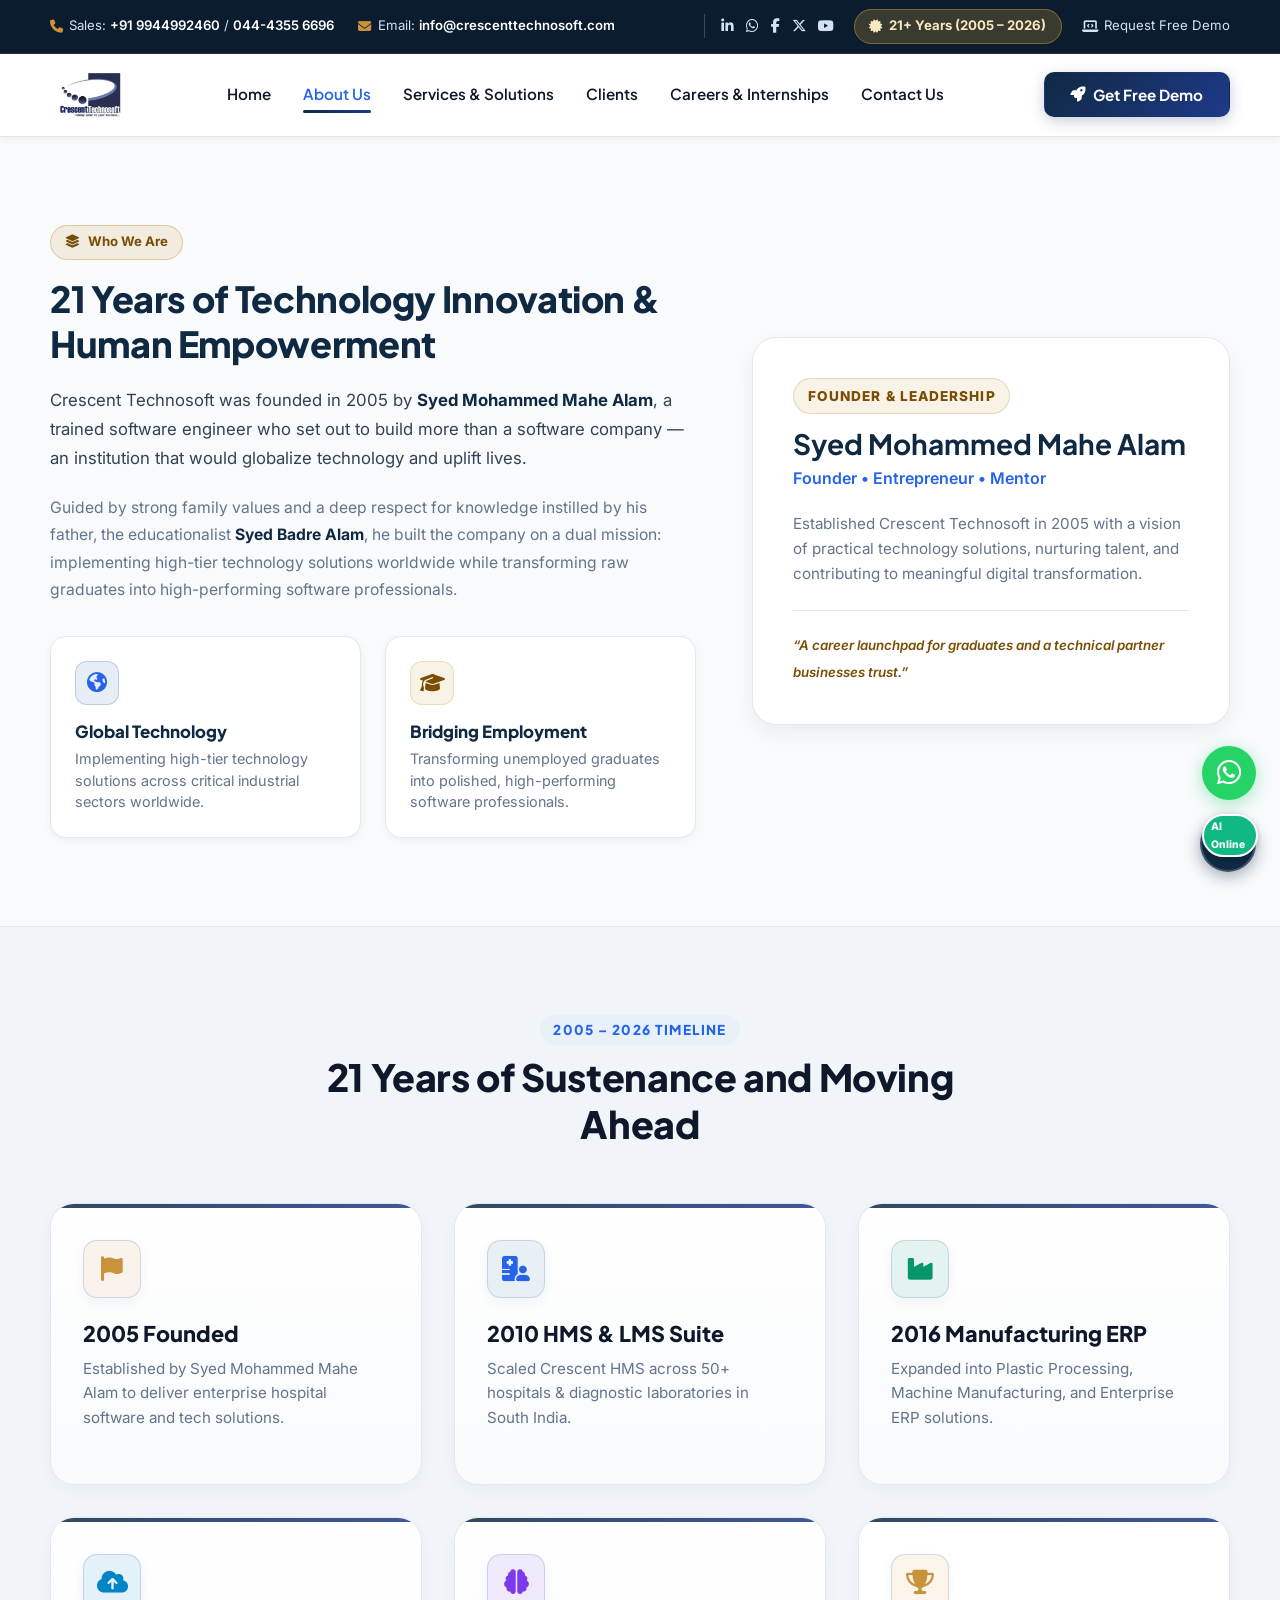
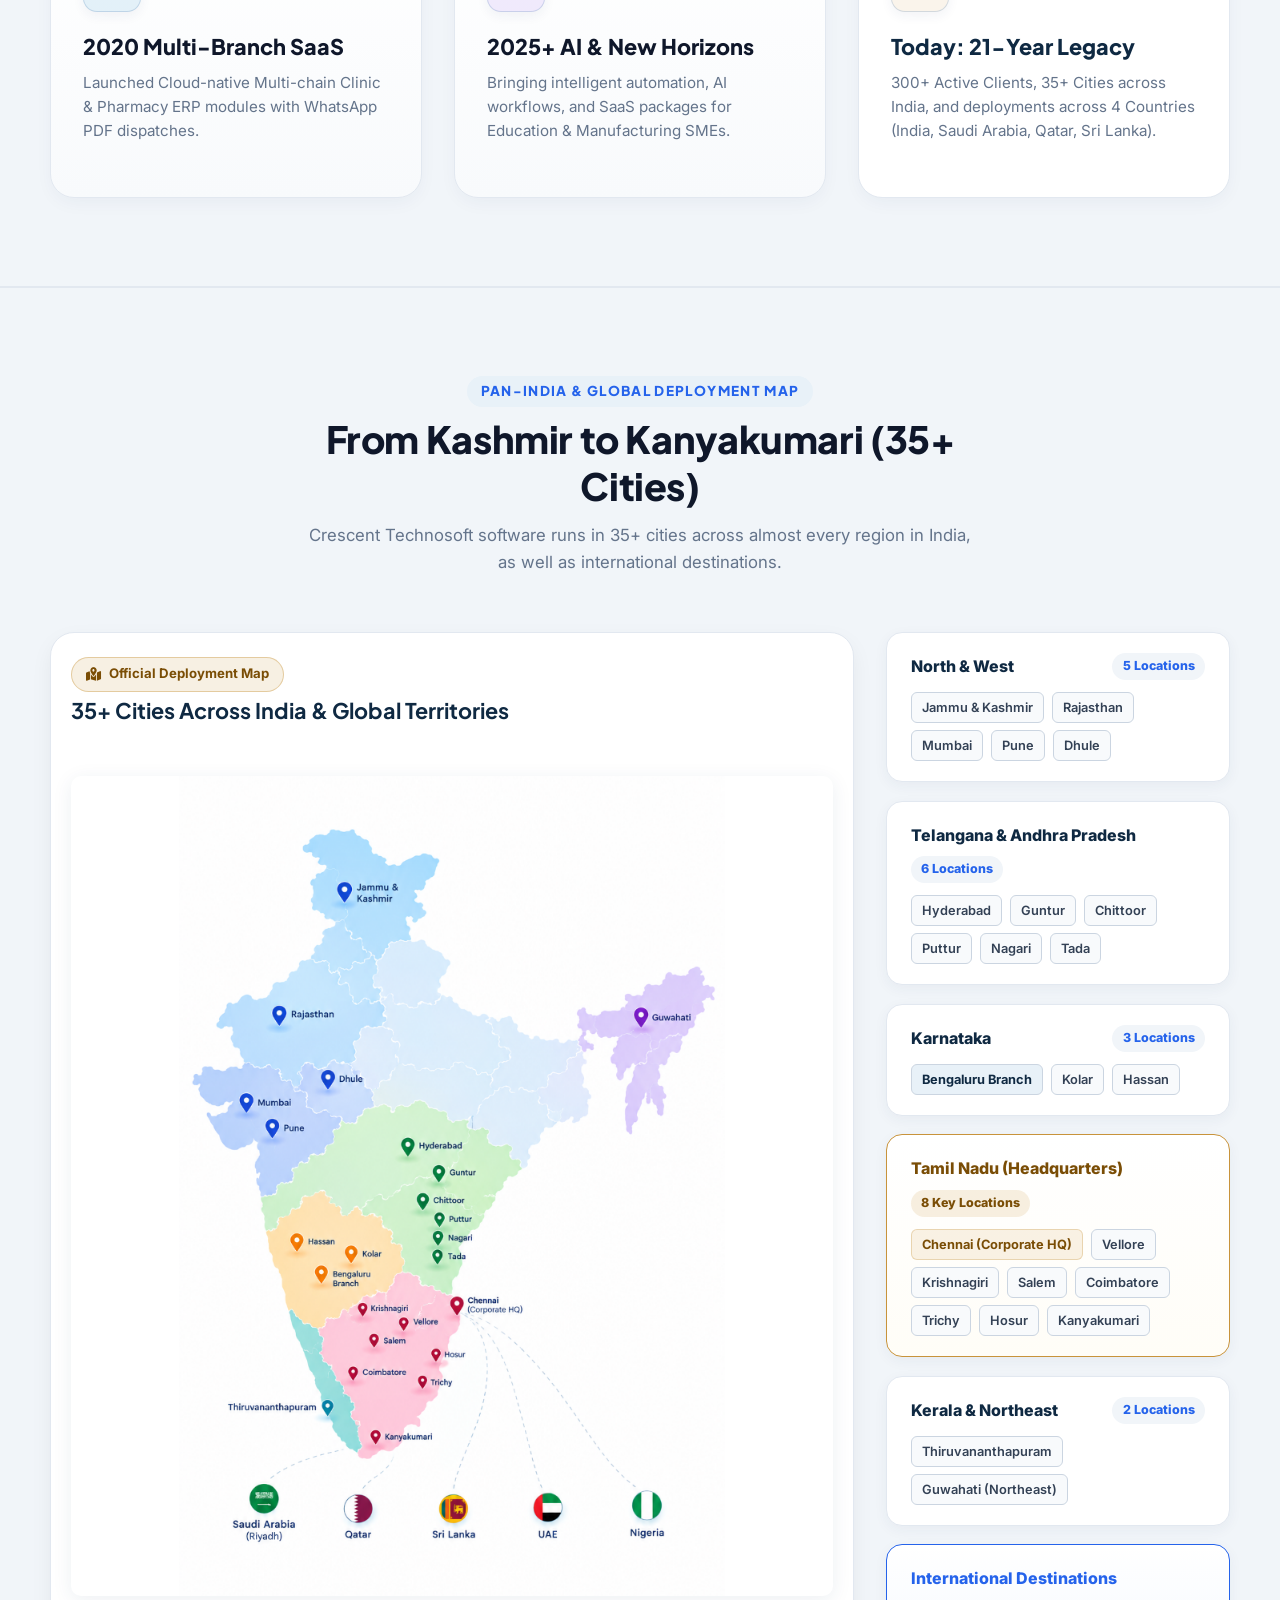
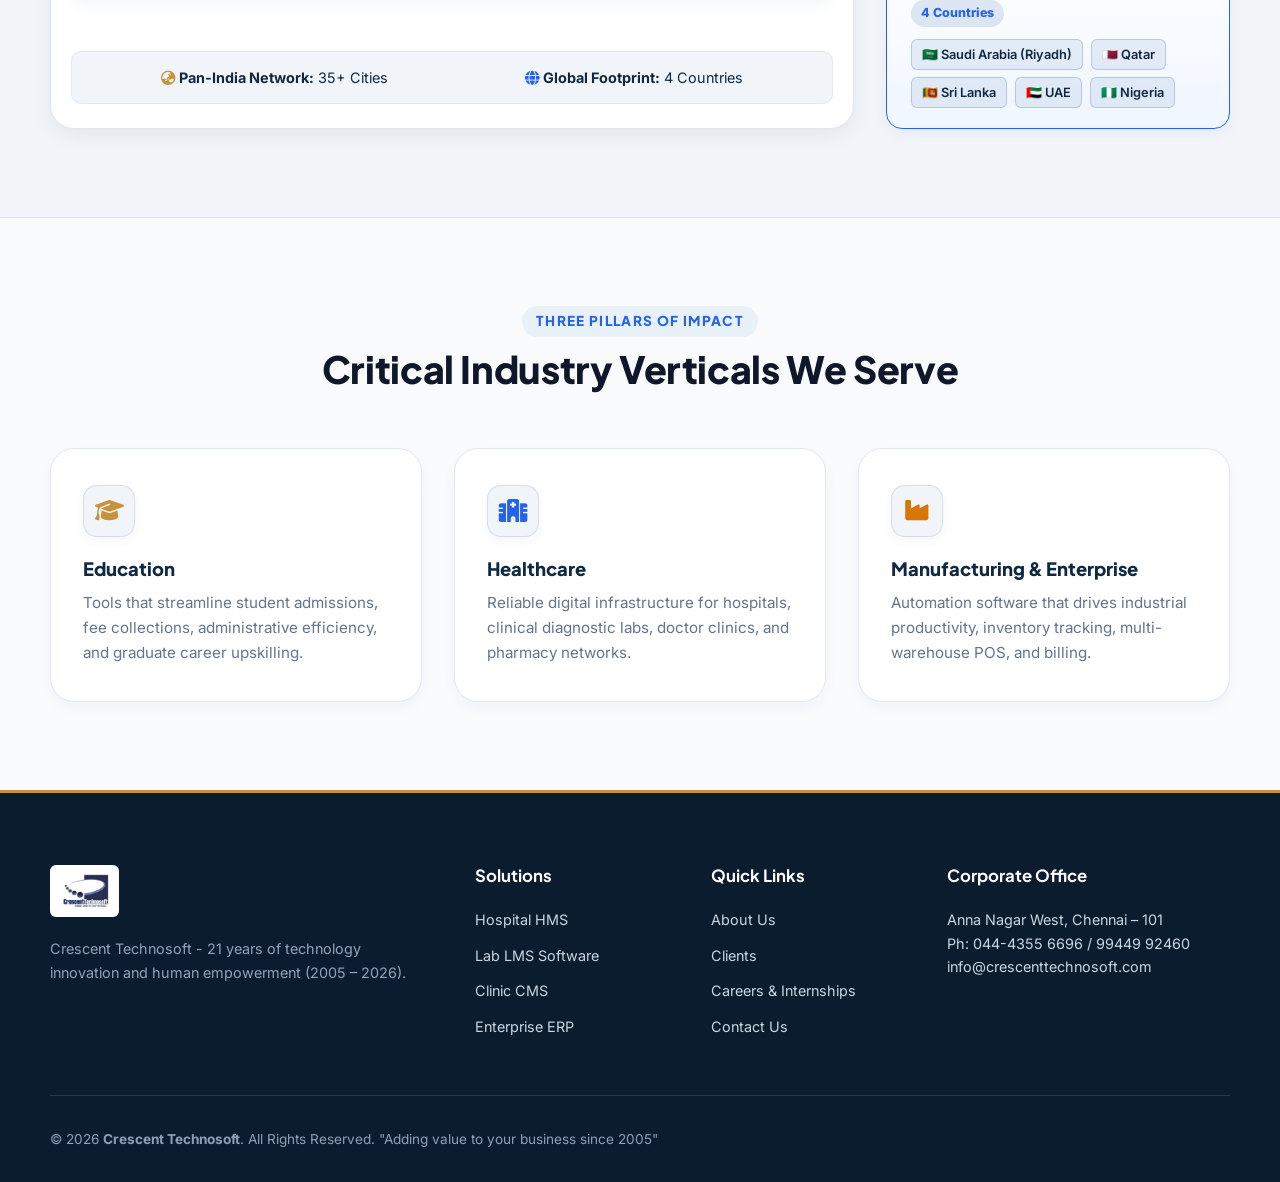
<file: about.html>
<!DOCTYPE html>
<html lang="en">
<head>
  <meta charset="UTF-8">
  <meta name="viewport" content="width=device-width, initial-scale=1.0">
  <title>About Us | Crescent Technosoft - Hospital Management Software in India, Bangalore, Chennai</title>
  <meta name="description" content="Learn about Crescent Technosoft founded in 2005 by Syed Mohammed Mahe Alam. Over 21 years empowering 300+ clients across 35+ cities with Hospital Management Software in India, Hospital Software in Bangalore, Software Providers in Chennai.">
  <meta name="keywords" content="Hospital mgmt software in India, hospital software in bangalore, software providers in chennai, Hospital Management Software India, HMS Bangalore, Clinic Software Chennai, Diagnostic Lab Software Bangalore, Crescent Technosoft">
  
  <link rel="stylesheet" href="css/styles.css">
  <link rel="stylesheet" href="https://cdnjs.cloudflare.com/ajax/libs/font-awesome/6.4.0/css/all.min.css">
</head>
<body>

  <!-- Top Contact Bar -->
  <header>
    <div class="top-bar">
      <div class="container top-bar-inner">
        <div class="top-contact-list">
          <div class="top-contact-item">
            <i class="fa-solid fa-phone" style="color:var(--accent-gold);"></i>
            <span>Sales: <a href="tel:+919944992460">+91 9944992460</a> / <a href="tel:04443556696">044-4355 6696</a></span>
          </div>
          <div class="top-contact-item">
            <i class="fa-solid fa-envelope" style="color:var(--accent-gold);"></i>
            <span>Email: <a href="mailto:info@crescenttechnosoft.com">info@crescenttechnosoft.com</a></span>
          </div>
        </div>
        <div class="top-right-links">
          <div class="top-social-links">
            <a href="https://linkedin.com" target="_blank" title="LinkedIn"><i class="fa-brands fa-linkedin-in"></i></a>
            <a href="https://wa.me/919944992460" target="_blank" title="WhatsApp"><i class="fa-brands fa-whatsapp"></i></a>
            <a href="https://facebook.com" target="_blank" title="Facebook"><i class="fa-brands fa-facebook-f"></i></a>
            <a href="https://x.com" target="_blank" title="Twitter / X"><i class="fa-brands fa-x-twitter"></i></a>
            <a href="https://youtube.com" target="_blank" title="YouTube"><i class="fa-brands fa-youtube"></i></a>
          </div>
          <div class="badge-gold">
            <i class="fa-solid fa-certificate"></i>
            <span>21+ Years (2005 – 2026)</span>
          </div>
          <a href="#" class="top-contact-item open-demo-modal"><i class="fa-solid fa-laptop-code"></i> Request Free Demo</a>
        </div>
      </div>
    </div>

    <!-- Main Navigation -->
    <nav class="main-header">
      <div class="container nav-container">
        <a href="index.html" class="logo-wrapper" title="Crescent Technosoft Logo">
          <img src="assets/logo.png" alt="Crescent Technosoft Logo - Adding value to your business">
        </a>
        <ul class="nav-menu">
          <li><a href="index.html" class="nav-link">Home</a></li>
          <li><a href="about.html" class="nav-link active">About Us</a></li>
          <li><a href="solutions.html" class="nav-link">Services & Solutions</a></li>
          <li><a href="clients.html" class="nav-link">Clients</a></li>
          <li><a href="careers.html" class="nav-link">Careers & Internships</a></li>
          <li><a href="contact.html" class="nav-link">Contact Us</a></li>
        </ul>
        <div style="display:flex; align-items:center; gap:1rem;">
          <button class="btn btn-primary open-demo-modal"><i class="fa-solid fa-rocket"></i> Get Free Demo</button>
          <button class="mobile-toggle" aria-label="Toggle Navigation"><i class="fa-solid fa-bars"></i></button>
        </div>
      </div>
    </nav>
  </header>

  <!-- Mobile Navigation Drawer -->
  <div class="mobile-drawer">
    <div>
      <div class="mobile-drawer-header">
        <img src="assets/logo.png" alt="Crescent Technosoft Logo" style="height:44px;">
        <button class="close-drawer"><i class="fa-solid fa-xmark"></i></button>
      </div>
      <ul class="mobile-nav-list">
        <li><a href="index.html" class="mobile-nav-link">Home</a></li>
        <li><a href="about.html" class="mobile-nav-link">About Us</a></li>
        <li><a href="solutions.html" class="mobile-nav-link">Services & Solutions</a></li>
        <li><a href="clients.html" class="mobile-nav-link">Our Clients</a></li>
        <li><a href="careers.html" class="mobile-nav-link">Careers & Internships</a></li>
        <li><a href="contact.html" class="mobile-nav-link">Contact Us</a></li>
      </ul>
    </div>
    <div style="margin-top:2rem;">
      <button class="btn btn-primary open-demo-modal" style="width:100%;">Book Software Demo</button>
    </div>
  </div>
  <div class="drawer-overlay"></div>



  <!-- Who We Are -->
  <section class="section" id="who-we-are">
    <div class="container">
      <div class="rg rg-split-a" style="gap:3.5rem; align-items:center;">
        <div>
          <span class="badge-gold" style="margin-bottom:1rem;"><i class="fa-solid fa-layer-group"></i> Who We Are</span>
          <h2 class="section-title resp-h2" style="font-size:2.25rem; line-height:1.25; margin-bottom:1.25rem; color:var(--logo-navy);">21 Years of Technology Innovation & Human Empowerment</h2>
          <p style="margin-bottom:1.25rem; color:var(--text-body); font-size:1.05rem; line-height:1.75;">
            Crescent Technosoft was founded in 2005 by <strong style="color:var(--logo-navy);">Syed Mohammed Mahe Alam</strong>, a trained software engineer who set out to build more than a software company — an institution that would globalize technology and uplift lives.
          </p>
          <p style="margin-bottom:2rem; color:var(--text-muted); line-height:1.75; font-size:0.98rem;">
            Guided by strong family values and a deep respect for knowledge instilled by his father, the educationalist <strong style="color:var(--logo-navy);">Syed Badre Alam</strong>, he built the company on a dual mission: implementing high-tier technology solutions worldwide while transforming raw graduates into high-performing software professionals.
          </p>

          <div class="rg rg-2 rg-keep-2" style="gap:1.5rem;">
            <div style="background:#ffffff; padding:1.5rem; border-radius:var(--radius-lg); border:1.5px solid var(--border-color); box-shadow:var(--shadow-sm); transition:transform 0.3s ease, box-shadow 0.3s ease;">
              <div style="width:44px; height:44px; border-radius:12px; background:rgba(54,105,166,0.12); color:var(--logo-swoosh-blue); display:flex; align-items:center; justify-content:center; font-size:1.25rem; margin-bottom:1rem; border:1px solid rgba(54,105,166,0.25);">
                <i class="fa-solid fa-earth-americas"></i>
              </div>
              <h4 style="color:var(--logo-navy); font-size:1.05rem; font-weight:800; margin-bottom:0.4rem;">Global Technology</h4>
              <p style="font-size:0.9rem; color:var(--text-muted); line-height:1.5;">Implementing high-tier technology solutions across critical industrial sectors worldwide.</p>
            </div>

            <div style="background:#ffffff; padding:1.5rem; border-radius:var(--radius-lg); border:1.5px solid var(--border-color); box-shadow:var(--shadow-sm); transition:transform 0.3s ease, box-shadow 0.3s ease;">
              <div style="width:44px; height:44px; border-radius:12px; background:rgba(200,147,59,0.12); color:#7a4d05; display:flex; align-items:center; justify-content:center; font-size:1.25rem; margin-bottom:1rem; border:1px solid rgba(200,147,59,0.25);">
                <i class="fa-solid fa-graduation-cap"></i>
              </div>
              <h4 style="color:var(--logo-navy); font-size:1.05rem; font-weight:800; margin-bottom:0.4rem;">Bridging Employment</h4>
              <p style="font-size:0.9rem; color:var(--text-muted); line-height:1.5;">Transforming unemployed graduates into polished, high-performing software professionals.</p>
            </div>
          </div>
        </div>

        <div>
          <div style="background:#ffffff; color:var(--text-dark); padding:2.5rem; border-radius:var(--radius-xl); border:1.5px solid var(--border-color); box-shadow:var(--shadow-md);">
            <span style="color:#7a4d05; font-weight:800; text-transform:uppercase; font-size:0.85rem; letter-spacing:0.08em; background:rgba(200,147,59,0.12); padding:0.35rem 0.85rem; border-radius:20px; border:1px solid rgba(200,147,59,0.3); display:inline-block;">Founder & Leadership</span>
            <h3 style="color:var(--logo-navy); font-size:1.75rem; margin:0.75rem 0 0.25rem;">Syed Mohammed Mahe Alam</h3>
            <p style="color:var(--logo-swoosh-blue); font-weight:600; margin-bottom:1.25rem;">Founder • Entrepreneur • Mentor</p>
            <p style="color:var(--text-muted); font-size:0.95rem; line-height:1.65; margin-bottom:1.5rem;">
              Established Crescent Technosoft in 2005 with a vision of practical technology solutions, nurturing talent, and contributing to meaningful digital transformation.
            </p>
            <div style="border-top:1px solid var(--border-color); padding-top:1.25rem;">
              <small style="color:#7a4d05; font-style:italic; font-weight:600;">“A career launchpad for graduates and a technical partner businesses trust.”</small>
            </div>
          </div>
        </div>
      </div>
    </div>
  </section>

  <!-- 21-Year Journey Timeline -->
  <section class="section section-subtle">
    <div class="container">
      <div class="section-header">
        <span class="section-subtitle">2005 – 2026 Timeline</span>
        <h2 class="section-title">21 Years of Sustenance and Moving Ahead</h2>
      </div>

      <div class="solutions-grid">
        <div class="solution-card">
          <div>
            <div class="card-icon-wrapper" style="color:var(--accent-gold); background:rgba(200,147,59,0.1);"><i class="fa-solid fa-flag"></i></div>
            <h3 class="card-title">2005 Founded</h3>
            <p class="card-text">Established by Syed Mohammed Mahe Alam to deliver enterprise hospital software and tech solutions.</p>
          </div>
        </div>

        <div class="solution-card">
          <div>
            <div class="card-icon-wrapper" style="color:var(--logo-swoosh-blue); background:rgba(54,105,166,0.1);"><i class="fa-solid fa-hospital-user"></i></div>
            <h3 class="card-title">2010 HMS & LMS Suite</h3>
            <p class="card-text">Scaled Crescent HMS across 50+ hospitals & diagnostic laboratories in South India.</p>
          </div>
        </div>

        <div class="solution-card">
          <div>
            <div class="card-icon-wrapper" style="color:#059669; background:rgba(5,150,105,0.1);"><i class="fa-solid fa-industry"></i></div>
            <h3 class="card-title">2016 Manufacturing ERP</h3>
            <p class="card-text">Expanded into Plastic Processing, Machine Manufacturing, and Enterprise ERP solutions.</p>
          </div>
        </div>

        <div class="solution-card">
          <div>
            <div class="card-icon-wrapper" style="color:#0284c7; background:rgba(2,132,199,0.1);"><i class="fa-solid fa-cloud-arrow-up"></i></div>
            <h3 class="card-title">2020 Multi-Branch SaaS</h3>
            <p class="card-text">Launched Cloud-native Multi-chain Clinic & Pharmacy ERP modules with WhatsApp PDF dispatches.</p>
          </div>
        </div>

        <div class="solution-card">
          <div>
            <div class="card-icon-wrapper" style="color:#7c3aed; background:rgba(124,58,237,0.1);"><i class="fa-solid fa-brain"></i></div>
            <h3 class="card-title">2025+ AI & New Horizons</h3>
            <p class="card-text">Bringing intelligent automation, AI workflows, and SaaS packages for Education & Manufacturing SMEs.</p>
          </div>
        </div>

        <div class="solution-card" style="background:#ffffff; border:1.5px solid var(--border-color);">
          <div>
            <div class="card-icon-wrapper" style="color:var(--accent-gold); background:rgba(200,147,59,0.1);"><i class="fa-solid fa-trophy"></i></div>
            <h3 class="card-title" style="color:var(--logo-navy);">Today: 21-Year Legacy</h3>
            <p class="card-text" style="color:var(--text-muted);">300+ Active Clients, 35+ Cities across India, and deployments across 4 Countries (India, Saudi Arabia, Qatar, Sri Lanka).</p>
          </div>
        </div>
      </div>
    </div>
  </section>

  <!-- Presence & Deployment - From Kashmir to Kanyakumari Visual Map Representation -->
  <section class="section section-subtle" id="presence-section">
    <div class="container">
      <div class="section-header">
        <span class="section-subtitle">Pan-India & Global Deployment Map</span>
        <h2 class="section-title">From Kashmir to Kanyakumari (35+ Cities)</h2>
        <p class="section-description">Crescent Technosoft software runs in 35+ cities across almost every region in India, as well as international destinations.</p>
      </div>

      <!-- Visual Map Showcase Grid -->
      <div class="map-showcase-grid">
        <!-- Custom India Deployment Map Graphic -->
        <div class="visual-map-card" style="background:#ffffff; border:1.5px solid var(--border-color); box-shadow:var(--shadow-md); padding:1.5rem 1.25rem; text-align:center; display:flex; flex-direction:column; justify-content:space-between; height:100%;">
          <div class="map-card-header" style="margin-bottom:0.75rem; text-align:left;">
            <span class="badge-gold"><i class="fa-solid fa-map-location-dot"></i> Official Deployment Map</span>
            <h3 style="color:var(--logo-navy); margin-top:0.35rem; font-size:1.35rem;">35+ Cities Across India & Global Territories</h3>
          </div>
          
          <div class="map-img-wrap" style="flex:1; display:flex; align-items:center; justify-content:center; padding:0.5rem 0; width:100%;">
            <img src="assets/india-deployment-map.png" alt="Crescent Technosoft Pan-India and Global Deployment Map" style="width:100%; max-height:820px; height:auto; object-fit:contain; border-radius:var(--radius-md); box-shadow:0 4px 20px rgba(30,58,103,0.08); margin:0 auto; display:block;">
          </div>

          <div class="map-summary-bar" style="background:var(--bg-subtle); color:var(--logo-navy); border:1px solid var(--border-color); margin-top:1rem; padding:0.85rem 1.25rem; font-size:0.9rem;">
            <div><i class="fa-solid fa-earth-asia" style="color:var(--accent-gold);"></i> <strong>Pan-India Network:</strong> 35+ Cities</div>
            <div><i class="fa-solid fa-globe" style="color:var(--logo-swoosh-blue);"></i> <strong>Global Footprint:</strong> 4 Countries</div>
          </div>
        </div>

        <!-- Interactive Region Cards List -->
        <div class="region-cards-list">
          <!-- North & West Card -->
          <div class="region-card">
            <div class="region-header">
              <span class="region-tag">North & West</span>
              <span class="region-count">5 Locations</span>
            </div>
            <div class="city-pills">
              <span class="city-pill">Jammu & Kashmir</span>
              <span class="city-pill">Rajasthan</span>
              <span class="city-pill">Mumbai</span>
              <span class="city-pill">Pune</span>
              <span class="city-pill">Dhule</span>
            </div>
          </div>

          <!-- Telangana & AP Card -->
          <div class="region-card">
            <div class="region-header">
              <span class="region-tag">Telangana & Andhra Pradesh</span>
              <span class="region-count">6 Locations</span>
            </div>
            <div class="city-pills">
              <span class="city-pill">Hyderabad</span>
              <span class="city-pill">Guntur</span>
              <span class="city-pill">Chittoor</span>
              <span class="city-pill">Puttur</span>
              <span class="city-pill">Nagari</span>
              <span class="city-pill">Tada</span>
            </div>
          </div>

          <!-- Karnataka Card -->
          <div class="region-card">
            <div class="region-header">
              <span class="region-tag">Karnataka</span>
              <span class="region-count">3 Locations</span>
            </div>
            <div class="city-pills">
              <span class="city-pill highlight">Bengaluru Branch</span>
              <span class="city-pill">Kolar</span>
              <span class="city-pill">Hassan</span>
            </div>
          </div>

          <!-- Tamil Nadu Card -->
          <div class="region-card featured">
            <div class="region-header">
              <span class="region-tag gold">Tamil Nadu (Headquarters)</span>
              <span class="region-count gold">8 Key Locations</span>
            </div>
            <div class="city-pills">
              <span class="city-pill gold">Chennai (Corporate HQ)</span>
              <span class="city-pill">Vellore</span>
              <span class="city-pill">Krishnagiri</span>
              <span class="city-pill">Salem</span>
              <span class="city-pill">Coimbatore</span>
              <span class="city-pill">Trichy</span>
              <span class="city-pill">Hosur</span>
              <span class="city-pill">Kanyakumari</span>
            </div>
          </div>

          <!-- Kerala & Northeast -->
          <div class="region-card">
            <div class="region-header">
              <span class="region-tag">Kerala & Northeast</span>
              <span class="region-count">2 Locations</span>
            </div>
            <div class="city-pills">
              <span class="city-pill">Thiruvananthapuram</span>
              <span class="city-pill">Guwahati (Northeast)</span>
            </div>
          </div>

          <!-- International Card -->
          <div class="region-card featured-global">
            <div class="region-header">
              <span class="region-tag global">International Destinations</span>
              <span class="region-count global">4 Countries</span>
            </div>
            <div class="city-pills">
              <span class="city-pill global">🇸🇦 Saudi Arabia (Riyadh)</span>
              <span class="city-pill global">🇶🇦 Qatar</span>
              <span class="city-pill global">🇱🇰 Sri Lanka</span>
              <span class="city-pill global">🇦🇪 UAE</span>
              <span class="city-pill global">🇳🇬 Nigeria</span>
            </div>
          </div>
        </div>
      </div>
    </div>
  </section>

  <!-- Three Pillars of Impact -->
  <section class="section">
    <div class="container">
      <div class="section-header">
        <span class="section-subtitle">Three Pillars of Impact</span>
        <h2 class="section-title">Critical Industry Verticals We Serve</h2>
      </div>

      <div class="features-grid">
        <div class="feature-box">
          <div class="feature-icon-badge" style="color:var(--accent-gold);"><i class="fa-solid fa-graduation-cap"></i></div>
          <h3 class="feature-title">Education</h3>
          <p style="color:var(--text-muted); font-size:0.95rem;">Tools that streamline student admissions, fee collections, administrative efficiency, and graduate career upskilling.</p>
        </div>

        <div class="feature-box">
          <div class="feature-icon-badge" style="color:var(--logo-swoosh-blue);"><i class="fa-solid fa-hospital"></i></div>
          <h3 class="feature-title">Healthcare</h3>
          <p style="color:var(--text-muted); font-size:0.95rem;">Reliable digital infrastructure for hospitals, clinical diagnostic labs, doctor clinics, and pharmacy networks.</p>
        </div>

        <div class="feature-box">
          <div class="feature-icon-badge" style="color:#d97706;"><i class="fa-solid fa-industry"></i></div>
          <h3 class="feature-title">Manufacturing & Enterprise</h3>
          <p style="color:var(--text-muted); font-size:0.95rem;">Automation software that drives industrial productivity, inventory tracking, multi-warehouse POS, and billing.</p>
        </div>
      </div>
    </div>
  </section>

  <!-- Footer -->
  <footer class="footer">
    <div class="container">
      <div class="footer-grid">
        <div class="footer-brand">
          <img src="assets/logo.png" alt="Crescent Technosoft Logo">
          <p>Crescent Technosoft - 21 years of technology innovation and human empowerment (2005 – 2026).</p>
        </div>
        <div>
          <h4 class="footer-heading">Solutions</h4>
          <div class="footer-links">
            <a href="solutions.html#healthcare">Hospital HMS</a>
            <a href="solutions.html#lab">Lab LMS Software</a>
            <a href="solutions.html#clinic">Clinic CMS</a>
            <a href="solutions.html#erp">Enterprise ERP</a>
          </div>
        </div>
        <div>
          <h4 class="footer-heading">Quick Links</h4>
          <div class="footer-links">
            <a href="about.html">About Us</a>
            <a href="clients.html">Clients</a>
            <a href="careers.html">Careers & Internships</a>
            <a href="contact.html">Contact Us</a>
          </div>
        </div>
        <div>
          <h4 class="footer-heading">Corporate Office</h4>
          <p style="font-size:0.9rem; color:#cbd5e1;">
            Anna Nagar West, Chennai – 101<br>
            Ph: 044-4355 6696 / 99449 92460<br>
            info@crescenttechnosoft.com
          </p>
        </div>
      </div>
      <div class="footer-bottom">
        <div>&copy; 2026 <strong>Crescent Technosoft</strong>. All Rights Reserved. "Adding value to your business since 2005"</div>
      </div>
    </div>
  </footer>

  <!-- Modal -->
  <div class="modal-overlay" id="demoModal">
    <div class="modal-container">
      <div class="modal-header">
        <h3 class="modal-title">Request Software Demo</h3>
        <button class="modal-close"><i class="fa-solid fa-xmark"></i></button>
      </div>
      <div class="modal-body">
        <form id="demoForm">
          <div class="form-group">
            <label class="form-label" for="demoName">Full Name *</label>
            <input type="text" id="demoName" class="form-input" required>
          </div>
          <div class="form-group">
            <label class="form-label" for="demoPhone">Phone Number *</label>
            <input type="tel" id="demoPhone" class="form-input" required>
          </div>
          <button type="submit" class="btn btn-primary" style="width:100%;">Submit Demo Request</button>
        </form>
      </div>
    </div>
  </div>

  <!-- Floating Action Buttons -->
  <div class="floating-btn-group">
    <a href="https://wa.me/919944992460?text=Hello%20Crescent%20Technosoft%2C%20I%20am%20interested%20in%20Hospital%20Management%20Software" target="_blank" class="whatsapp-fab" title="Direct WhatsApp Support">
      <i class="fa-brands fa-whatsapp"></i>
      <span class="fab-tooltip">Chat on WhatsApp</span>
    </a>
    <div class="ai-chat-fab" id="aiChatFab" title="Talk to Crescent AI Assistant">
      <i class="fa-solid fa-robot"></i>
      <span class="ai-badge">AI Online</span>
    </div>
  </div>

  <!-- Mobile Bottom Quick Bar -->
  <!-- AI Chatbot Drawer -->
  <div class="ai-chat-drawer" id="aiChatDrawer">
    <div class="ai-chat-header">
      <div class="ai-header-info">
        <div class="ai-avatar-main"><i class="fa-solid fa-robot"></i></div>
        <div>
          <h4>Crescent AI Assistant</h4>
          <p><span class="online-dot"></span> Online | Answers instantly</p>
        </div>
      </div>
      <button class="ai-close-btn" id="closeAiChat" title="Close Chat Assistant" aria-label="Close Chat"><i class="fa-solid fa-xmark"></i></button>
    </div>
    <div class="ai-chat-body" id="aiChatMessages">
      <div class="chat-msg ai-msg">
        <div class="msg-avatar"><i class="fa-solid fa-robot"></i></div>
        <div class="msg-bubble">
          Hello! 👋 Welcome to <strong>Crescent Technosoft</strong>. I am your AI Software Specialist. How can I help your hospital or diagnostic lab today?
        </div>
      </div>
    </div>
    <div class="chat-chips-container">
      <span class="chat-chip" data-msg="Tell me about Hospital HMS">🏥 Hospital HMS</span>
      <span class="chat-chip" data-msg="Diagnostic Lab Software info">🧪 Lab Software</span>
      <span class="chat-chip" data-msg="Schedule a software demo">📅 Book Demo</span>
      <span class="chat-chip" data-msg="What are your office locations?">📍 Office Locations</span>
    </div>
    <div class="ai-chat-footer">
      <input type="text" id="aiChatInput" placeholder="Ask anything about our software..." autocomplete="off">
      <button type="button" id="aiSendBtn" aria-label="Send Message"><i class="fa-solid fa-paper-plane"></i></button>
    </div>
  </div>

  <script src="js/main.js"></script>
</body>
</html>
</file>
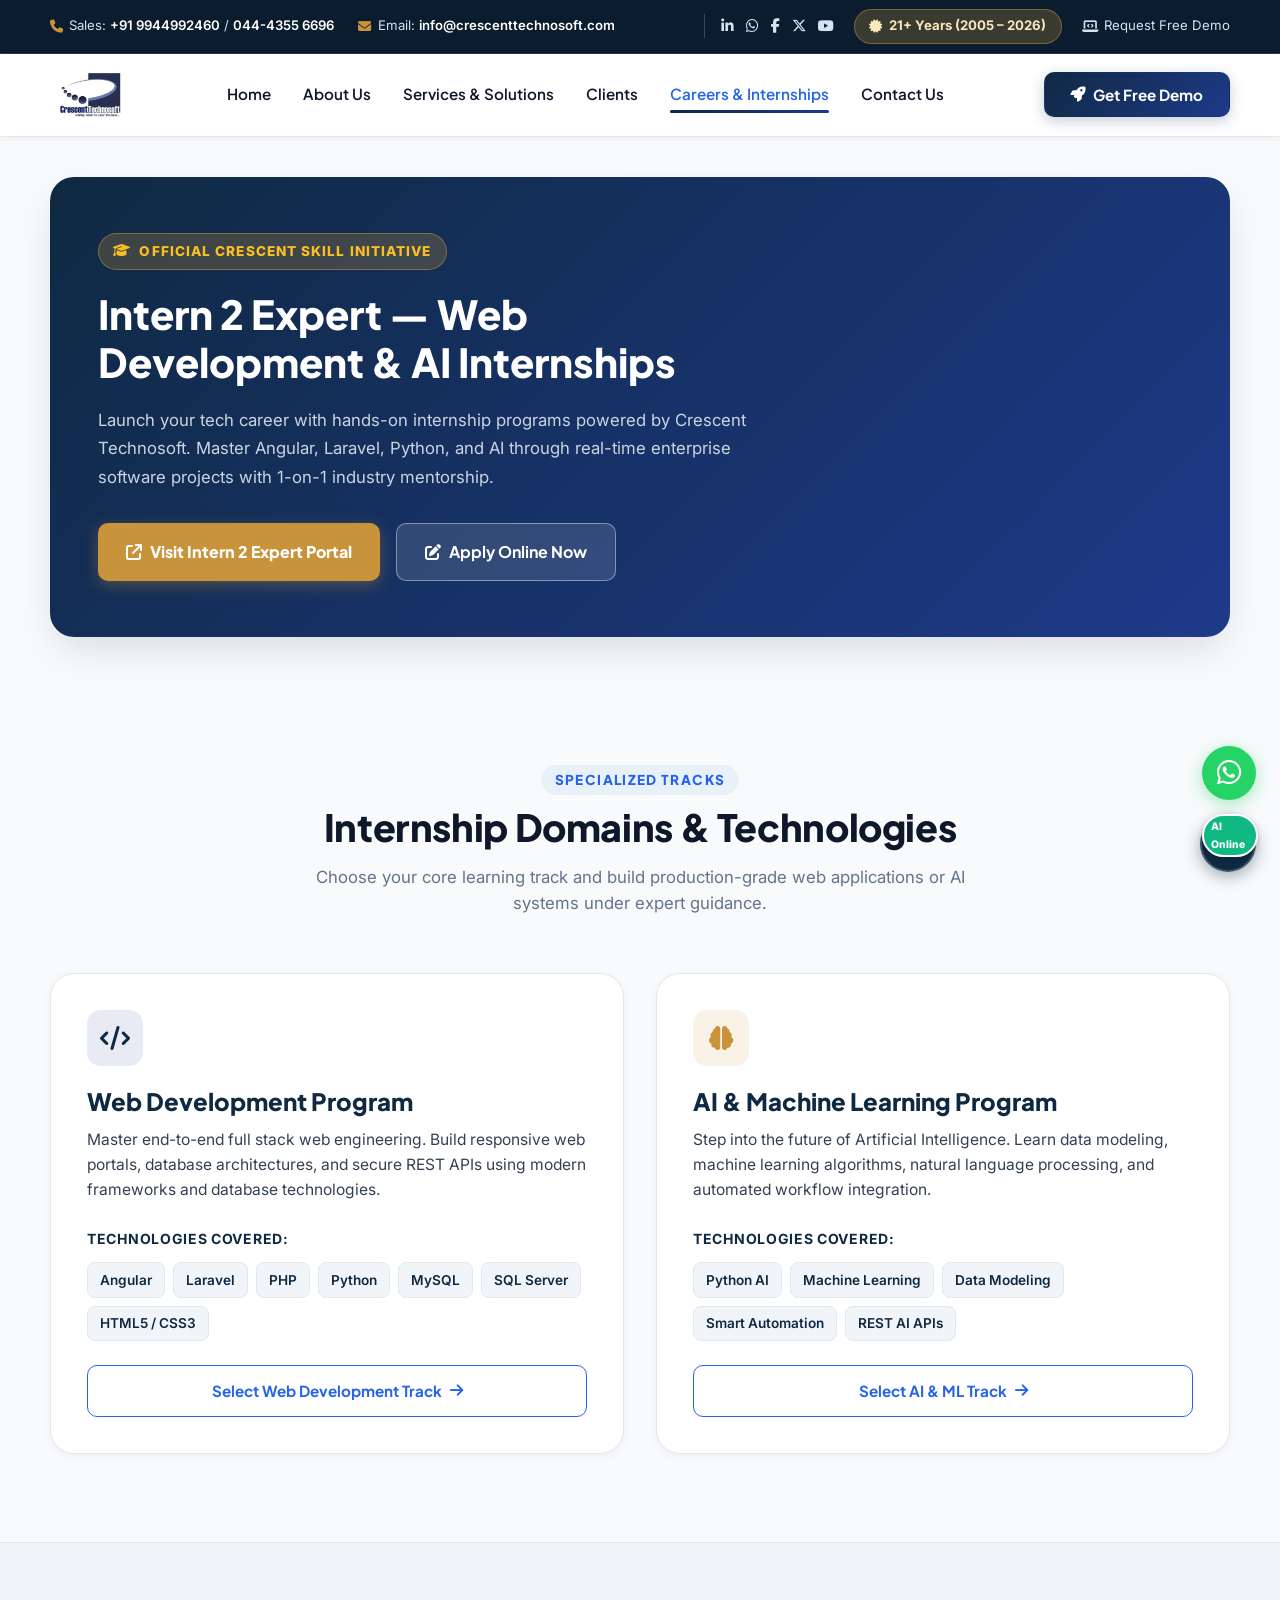
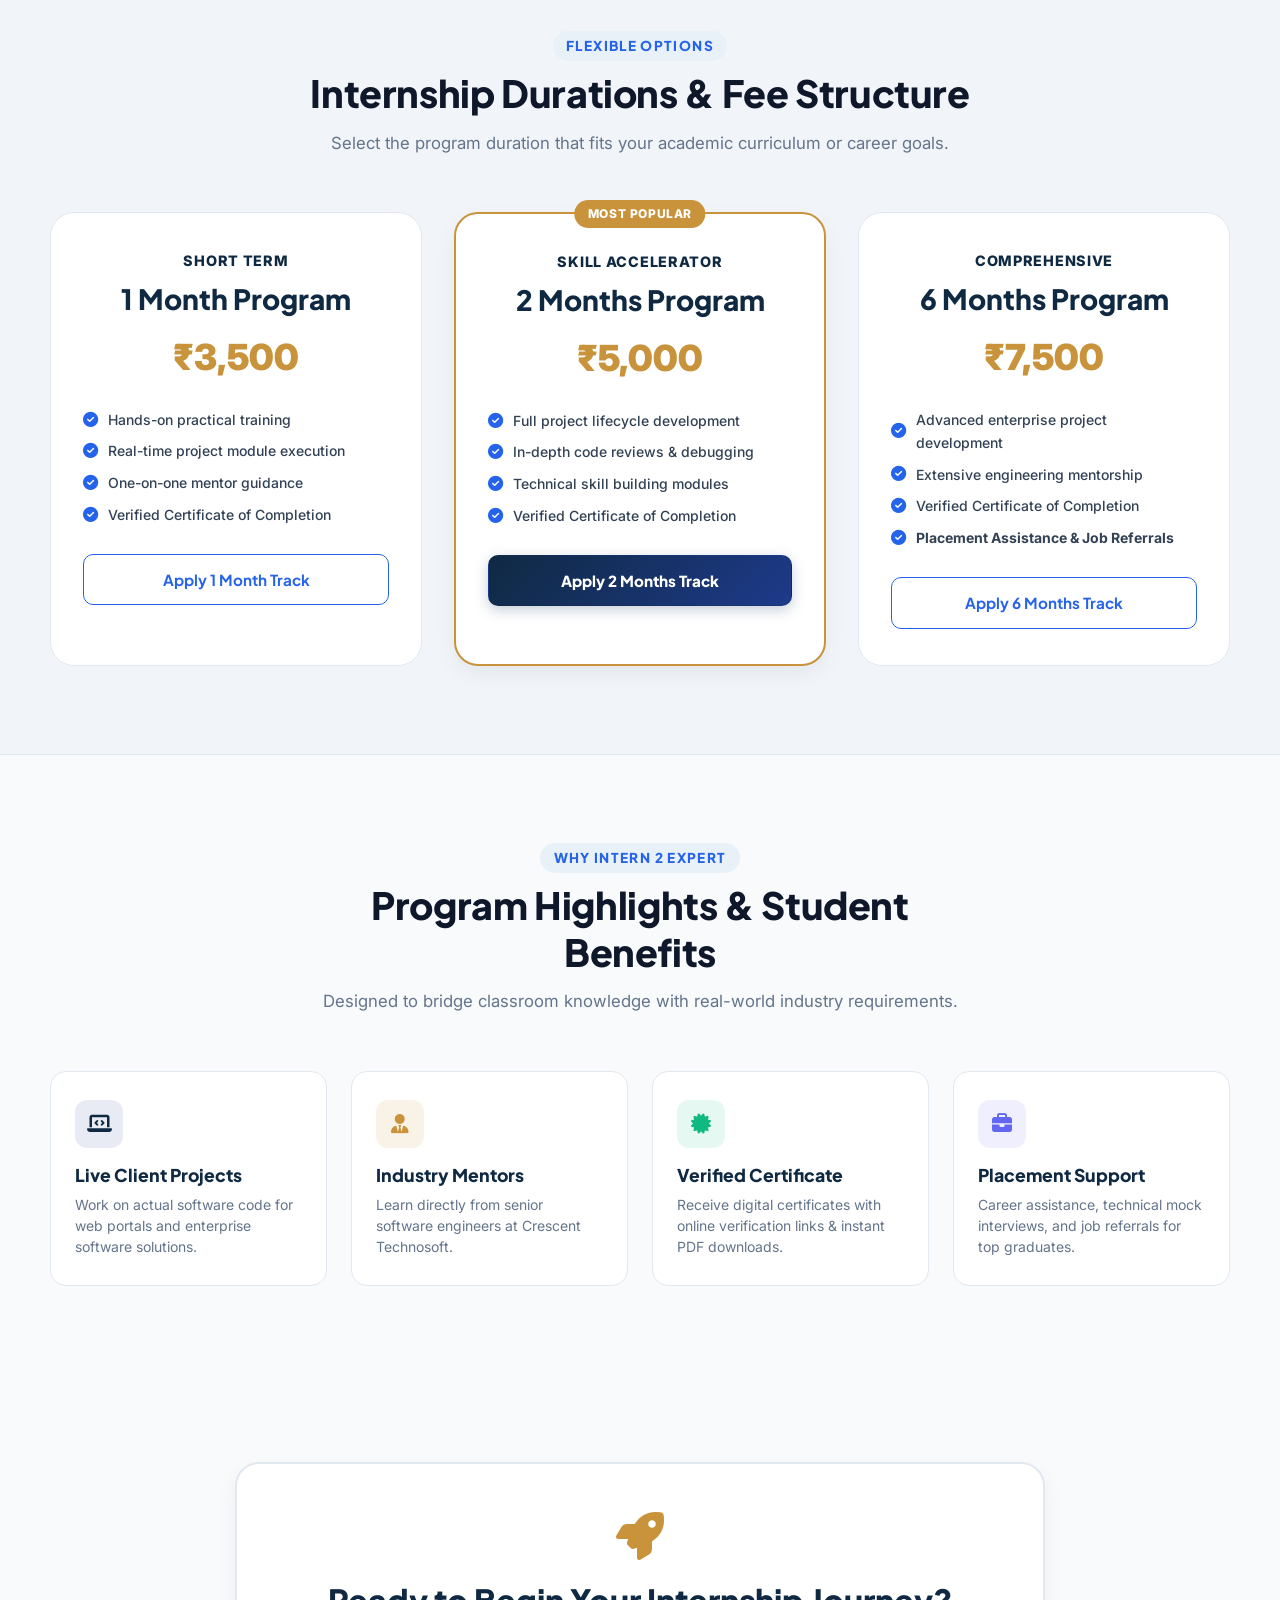
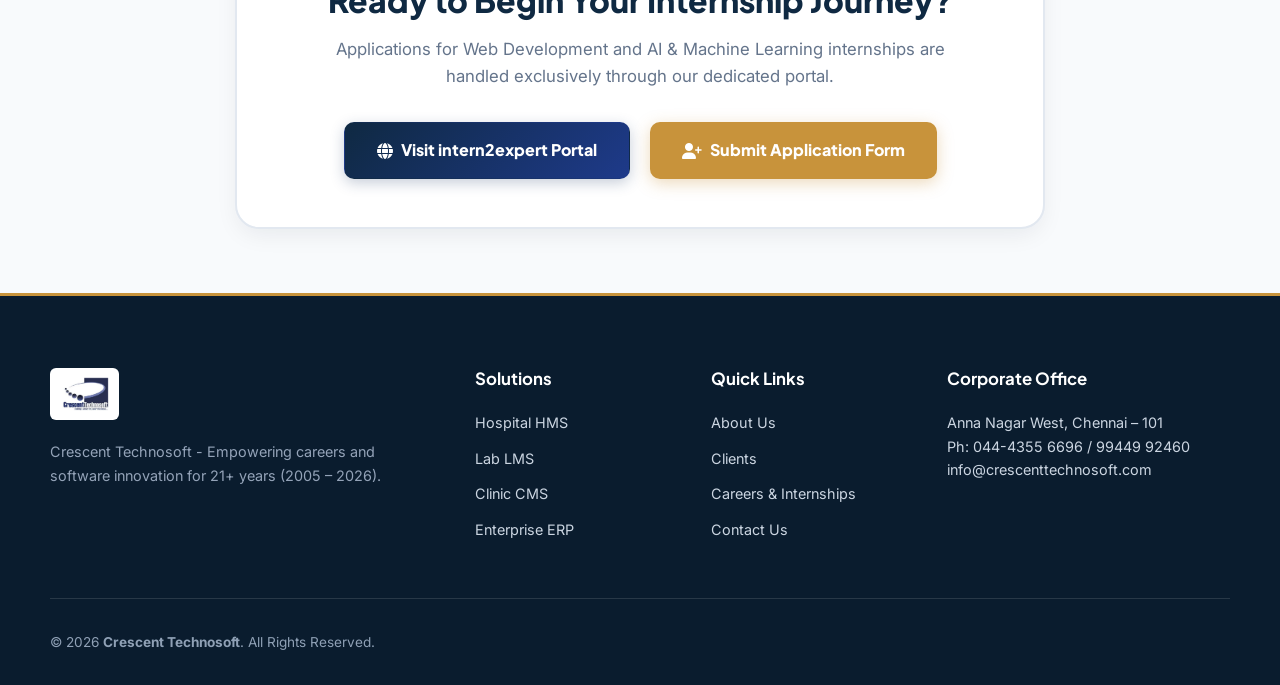
<file: careers.html>
<!DOCTYPE html>
<html lang="en">
<head>
  <meta charset="UTF-8">
  <meta name="viewport" content="width=device-width, initial-scale=1.0">
  <title>Intern 2 Expert - Web Development & AI Internships | Crescent Technosoft</title>
  <meta name="description" content="Launch your tech career with Intern 2 Expert by Crescent Technosoft. Web Development and AI internship programs with real-time projects, expert mentorship, verified certificates, and placement support.">
  <meta name="keywords" content="Intern 2 Expert, Crescent Technosoft Internship, Web Development Internship, Angular Laravel Python AI Internship, Software Internship Chennai Bangalore">
  
  <link rel="stylesheet" href="css/styles.css">
  <link rel="stylesheet" href="https://cdnjs.cloudflare.com/ajax/libs/font-awesome/6.4.0/css/all.min.css">
</head>
<body>

  <!-- Top Contact Bar -->
  <header>
    <div class="top-bar">
      <div class="container top-bar-inner">
        <div class="top-contact-list">
          <div class="top-contact-item">
            <i class="fa-solid fa-phone" style="color:var(--accent-gold);"></i>
            <span>Sales: <a href="tel:+919944992460">+91 9944992460</a> / <a href="tel:04443556696">044-4355 6696</a></span>
          </div>
          <div class="top-contact-item">
            <i class="fa-solid fa-envelope" style="color:var(--accent-gold);"></i>
            <span>Email: <a href="mailto:info@crescenttechnosoft.com">info@crescenttechnosoft.com</a></span>
          </div>
        </div>
        <div class="top-right-links">
          <div class="top-social-links">
            <a href="https://linkedin.com" target="_blank" title="LinkedIn"><i class="fa-brands fa-linkedin-in"></i></a>
            <a href="https://wa.me/919944992460" target="_blank" title="WhatsApp"><i class="fa-brands fa-whatsapp"></i></a>
            <a href="https://facebook.com" target="_blank" title="Facebook"><i class="fa-brands fa-facebook-f"></i></a>
            <a href="https://x.com" target="_blank" title="Twitter / X"><i class="fa-brands fa-x-twitter"></i></a>
            <a href="https://youtube.com" target="_blank" title="YouTube"><i class="fa-brands fa-youtube"></i></a>
          </div>
          <div class="badge-gold">
            <i class="fa-solid fa-certificate"></i>
            <span>21+ Years (2005 – 2026)</span>
          </div>
          <a href="#" class="top-contact-item open-demo-modal"><i class="fa-solid fa-laptop-code"></i> Request Free Demo</a>
        </div>
      </div>
    </div>

    <!-- Main Navigation -->
    <nav class="main-header">
      <div class="container nav-container">
        <a href="index.html" class="logo-wrapper">
          <img src="assets/logo.png" alt="Crescent Technosoft Logo">
        </a>
        <ul class="nav-menu">
          <li><a href="index.html" class="nav-link">Home</a></li>
          <li><a href="about.html" class="nav-link">About Us</a></li>
          <li><a href="solutions.html" class="nav-link">Services & Solutions</a></li>
          <li><a href="clients.html" class="nav-link">Clients</a></li>
          <li><a href="careers.html" class="nav-link active">Careers & Internships</a></li>
          <li><a href="contact.html" class="nav-link">Contact Us</a></li>
        </ul>
        <div style="display:flex; align-items:center; gap:1rem;">
          <button class="btn btn-primary open-demo-modal"><i class="fa-solid fa-rocket"></i> Get Free Demo</button>
          <button class="mobile-toggle" aria-label="Toggle Navigation"><i class="fa-solid fa-bars"></i></button>
        </div>
      </div>
    </nav>
  </header>

  <!-- Mobile Drawer -->
  <div class="mobile-drawer">
    <div>
      <div class="mobile-drawer-header">
        <img src="assets/logo.png" alt="Crescent Technosoft Logo" style="height:44px;">
        <button class="close-drawer"><i class="fa-solid fa-xmark"></i></button>
      </div>
      <ul class="mobile-nav-list">
        <li><a href="index.html" class="mobile-nav-link">Home</a></li>
        <li><a href="about.html" class="mobile-nav-link">About Us</a></li>
        <li><a href="solutions.html" class="mobile-nav-link">Services & Solutions</a></li>
        <li><a href="clients.html" class="mobile-nav-link">Our Clients</a></li>
        <li><a href="careers.html" class="mobile-nav-link">Careers & Internships</a></li>
        <li><a href="contact.html" class="mobile-nav-link">Contact Us</a></li>
      </ul>
    </div>
    <div style="margin-top:2rem;">
      <button class="btn btn-primary open-demo-modal" style="width:100%;">Book Software Demo</button>
    </div>
  </div>
  <div class="drawer-overlay"></div>

  <!-- Hero Section: Intern 2 Expert -->
  <section class="section" style="padding-top:2.5rem; padding-bottom:2.5rem;">
    <div class="container">
      <div class="resp-hero-card" style="background: linear-gradient(135deg, var(--logo-navy) 0%, #1e3a8a 100%); border-radius: var(--radius-xl); padding: 3.5rem 3rem; color: #ffffff; position: relative; overflow: hidden; box-shadow: var(--shadow-lg);">
        <div style="max-width: 680px; position: relative; z-index: 2;">
          <span style="background: rgba(200,147,59,0.25); border: 1px solid rgba(200,147,59,0.5); color: #fbbf24; font-weight: 800; font-size: 0.85rem; text-transform: uppercase; letter-spacing: 0.08em; padding: 0.4rem 0.9rem; border-radius: 50px; display: inline-flex; align-items: center; gap: 0.5rem; margin-bottom: 1.25rem;">
            <i class="fa-solid fa-graduation-cap"></i> Official Crescent Skill Initiative
          </span>
          <h1 class="resp-h1" style="font-size: 2.5rem; font-weight: 800; line-height: 1.2; margin-bottom: 1.25rem; color: #ffffff;">
            Intern 2 Expert — Web Development & AI Internships
          </h1>
          <p style="font-size: 1.05rem; line-height: 1.7; color: #cbd5e1; margin-bottom: 2rem;">
            Launch your tech career with hands-on internship programs powered by Crescent Technosoft. Master Angular, Laravel, Python, and AI through real-time enterprise software projects with 1-on-1 industry mentorship.
          </p>
          <div style="display: flex; gap: 1rem; flex-wrap: wrap;">
            <a href="https://crescentsoft.in/saas/intern2expert/" target="_blank" class="btn btn-gold" style="padding: 0.9rem 1.75rem; font-size: 1rem; font-weight: 800;">
              <i class="fa-solid fa-arrow-up-right-from-square"></i> Visit Intern 2 Expert Portal
            </a>
            <a href="https://crescentsoft.in/saas/intern2expert/apply" target="_blank" class="btn btn-outline" style="padding: 0.9rem 1.75rem; font-size: 1rem; font-weight: 700; color: #ffffff; border: 1.5px solid rgba(255,255,255,0.4); background: rgba(255,255,255,0.12);">
              <i class="fa-solid fa-pen-to-square"></i> Apply Online Now
            </a>
          </div>
        </div>
      </div>
    </div>
  </section>

  <!-- Specialization Programs -->
  <section class="section">
    <div class="container">
      <div class="section-header">
        <span class="section-subtitle">Specialized Tracks</span>
        <h2 class="section-title">Internship Domains & Technologies</h2>
        <p class="section-description">Choose your core learning track and build production-grade web applications or AI systems under expert guidance.</p>
      </div>

      <div class="rg rg-2 rg-stack-md" style="gap: 2rem;">
        <!-- Track 1: Web Development -->
        <div style="background: var(--bg-surface); padding: 2.25rem; border-radius: var(--radius-xl); border: 1.5px solid var(--border-color); box-shadow: var(--shadow-sm); display: flex; flex-direction: column; justify-content: space-between;">
          <div>
            <div style="width: 56px; height: 56px; background: rgba(30,58,138,0.1); color: var(--logo-navy); border-radius: 14px; display: flex; align-items: center; justify-content: center; font-size: 1.5rem; margin-bottom: 1.25rem;">
              <i class="fa-solid fa-code"></i>
            </div>
            <h3 style="font-size: 1.5rem; color: var(--logo-navy); font-weight: 800; margin-bottom: 0.75rem;">Web Development Program</h3>
            <p style="color: var(--text-body); font-size: 0.975rem; line-height: 1.6; margin-bottom: 1.5rem;">
              Master end-to-end full stack web engineering. Build responsive web portals, database architectures, and secure REST APIs using modern frameworks and database technologies.
            </p>
            
            <div style="margin-bottom: 1.5rem;">
              <strong style="color: var(--logo-navy); font-size: 0.875rem; text-transform: uppercase; letter-spacing: 0.05em; display: block; margin-bottom: 0.75rem;">Technologies Covered:</strong>
              <div style="display: flex; gap: 0.5rem; flex-wrap: wrap;">
                <span class="tech-tag" style="background: var(--bg-subtle); color: var(--logo-navy); padding: 0.35rem 0.75rem; border-radius: 8px; font-weight: 600; font-size: 0.85rem; border: 1px solid var(--border-color);">Angular</span>
                <span class="tech-tag" style="background: var(--bg-subtle); color: var(--logo-navy); padding: 0.35rem 0.75rem; border-radius: 8px; font-weight: 600; font-size: 0.85rem; border: 1px solid var(--border-color);">Laravel</span>
                <span class="tech-tag" style="background: var(--bg-subtle); color: var(--logo-navy); padding: 0.35rem 0.75rem; border-radius: 8px; font-weight: 600; font-size: 0.85rem; border: 1px solid var(--border-color);">PHP</span>
                <span class="tech-tag" style="background: var(--bg-subtle); color: var(--logo-navy); padding: 0.35rem 0.75rem; border-radius: 8px; font-weight: 600; font-size: 0.85rem; border: 1px solid var(--border-color);">Python</span>
                <span class="tech-tag" style="background: var(--bg-subtle); color: var(--logo-navy); padding: 0.35rem 0.75rem; border-radius: 8px; font-weight: 600; font-size: 0.85rem; border: 1px solid var(--border-color);">MySQL</span>
                <span class="tech-tag" style="background: var(--bg-subtle); color: var(--logo-navy); padding: 0.35rem 0.75rem; border-radius: 8px; font-weight: 600; font-size: 0.85rem; border: 1px solid var(--border-color);">SQL Server</span>
                <span class="tech-tag" style="background: var(--bg-subtle); color: var(--logo-navy); padding: 0.35rem 0.75rem; border-radius: 8px; font-weight: 600; font-size: 0.85rem; border: 1px solid var(--border-color);">HTML5 / CSS3</span>
              </div>
            </div>
          </div>
          <a href="https://crescentsoft.in/saas/intern2expert/apply" target="_blank" class="btn btn-outline" style="width: 100%; text-align: center; font-weight: 700;">Select Web Development Track <i class="fa-solid fa-arrow-right"></i></a>
        </div>

        <!-- Track 2: AI & Machine Learning -->
        <div style="background: var(--bg-surface); padding: 2.25rem; border-radius: var(--radius-xl); border: 1.5px solid var(--border-color); box-shadow: var(--shadow-sm); display: flex; flex-direction: column; justify-content: space-between;">
          <div>
            <div style="width: 56px; height: 56px; background: rgba(200,147,59,0.12); color: var(--accent-gold); border-radius: 14px; display: flex; align-items: center; justify-content: center; font-size: 1.5rem; margin-bottom: 1.25rem;">
              <i class="fa-solid fa-brain"></i>
            </div>
            <h3 style="font-size: 1.5rem; color: var(--logo-navy); font-weight: 800; margin-bottom: 0.75rem;">AI & Machine Learning Program</h3>
            <p style="color: var(--text-body); font-size: 0.975rem; line-height: 1.6; margin-bottom: 1.5rem;">
              Step into the future of Artificial Intelligence. Learn data modeling, machine learning algorithms, natural language processing, and automated workflow integration.
            </p>
            
            <div style="margin-bottom: 1.5rem;">
              <strong style="color: var(--logo-navy); font-size: 0.875rem; text-transform: uppercase; letter-spacing: 0.05em; display: block; margin-bottom: 0.75rem;">Technologies Covered:</strong>
              <div style="display: flex; gap: 0.5rem; flex-wrap: wrap;">
                <span class="tech-tag" style="background: var(--bg-subtle); color: var(--logo-navy); padding: 0.35rem 0.75rem; border-radius: 8px; font-weight: 600; font-size: 0.85rem; border: 1px solid var(--border-color);">Python AI</span>
                <span class="tech-tag" style="background: var(--bg-subtle); color: var(--logo-navy); padding: 0.35rem 0.75rem; border-radius: 8px; font-weight: 600; font-size: 0.85rem; border: 1px solid var(--border-color);">Machine Learning</span>
                <span class="tech-tag" style="background: var(--bg-subtle); color: var(--logo-navy); padding: 0.35rem 0.75rem; border-radius: 8px; font-weight: 600; font-size: 0.85rem; border: 1px solid var(--border-color);">Data Modeling</span>
                <span class="tech-tag" style="background: var(--bg-subtle); color: var(--logo-navy); padding: 0.35rem 0.75rem; border-radius: 8px; font-weight: 600; font-size: 0.85rem; border: 1px solid var(--border-color);">Smart Automation</span>
                <span class="tech-tag" style="background: var(--bg-subtle); color: var(--logo-navy); padding: 0.35rem 0.75rem; border-radius: 8px; font-weight: 600; font-size: 0.85rem; border: 1px solid var(--border-color);">REST AI APIs</span>
              </div>
            </div>
          </div>
          <a href="https://crescentsoft.in/saas/intern2expert/apply" target="_blank" class="btn btn-outline" style="width: 100%; text-align: center; font-weight: 700;">Select AI & ML Track <i class="fa-solid fa-arrow-right"></i></a>
        </div>
      </div>
    </div>
  </section>

  <!-- Duration & Fee Structure -->
  <section class="section section-subtle">
    <div class="container">
      <div class="section-header">
        <span class="section-subtitle">Flexible Options</span>
        <h2 class="section-title">Internship Durations & Fee Structure</h2>
        <p class="section-description">Select the program duration that fits your academic curriculum or career goals.</p>
      </div>

      <div class="rg rg-3" style="gap: 2rem;">
        <!-- 1 Month -->
        <div style="background: var(--bg-surface); padding: 2.25rem 2rem; border-radius: var(--radius-xl); border: 1.5px solid var(--border-color); text-align: center; position: relative;">
          <span style="color: var(--logo-navy); font-size: 0.9rem; font-weight: 800; text-transform: uppercase; letter-spacing: 0.05em; display: block; margin-bottom: 0.5rem;">Short Term</span>
          <h3 style="font-size: 1.75rem; color: var(--logo-navy); font-weight: 800; margin-bottom: 0.75rem;">1 Month Program</h3>
          <div style="font-size: 2.25rem; font-weight: 900; color: var(--accent-gold); margin-bottom: 1.25rem;">₹3,500</div>
          <ul class="card-features-list" style="text-align: left; margin-bottom: 1.75rem; font-size: 0.9rem;">
            <li><i class="fa-solid fa-circle-check"></i> Hands-on practical training</li>
            <li><i class="fa-solid fa-circle-check"></i> Real-time project module execution</li>
            <li><i class="fa-solid fa-circle-check"></i> One-on-one mentor guidance</li>
            <li><i class="fa-solid fa-circle-check"></i> Verified Certificate of Completion</li>
          </ul>
          <a href="https://crescentsoft.in/saas/intern2expert/apply" target="_blank" class="btn btn-outline" style="width: 100%; font-weight: 700;">Apply 1 Month Track</a>
        </div>

        <!-- 2 Months (Featured) -->
        <div style="background: var(--bg-surface); padding: 2.25rem 2rem; border-radius: var(--radius-xl); border: 2px solid var(--accent-gold); text-align: center; position: relative; box-shadow: var(--shadow-md);">
          <span style="position: absolute; top: -14px; left: 50%; transform: translateX(-50%); background: var(--accent-gold); color: #ffffff; font-size: 0.75rem; font-weight: 800; text-transform: uppercase; padding: 0.25rem 0.85rem; border-radius: 50px; letter-spacing: 0.05em;">Most Popular</span>
          <span style="color: var(--logo-navy); font-size: 0.9rem; font-weight: 800; text-transform: uppercase; letter-spacing: 0.05em; display: block; margin-bottom: 0.5rem;">Skill Accelerator</span>
          <h3 style="font-size: 1.75rem; color: var(--logo-navy); font-weight: 800; margin-bottom: 0.75rem;">2 Months Program</h3>
          <div style="font-size: 2.25rem; font-weight: 900; color: var(--accent-gold); margin-bottom: 1.25rem;">₹5,000</div>
          <ul class="card-features-list" style="text-align: left; margin-bottom: 1.75rem; font-size: 0.9rem;">
            <li><i class="fa-solid fa-circle-check"></i> Full project lifecycle development</li>
            <li><i class="fa-solid fa-circle-check"></i> In-depth code reviews & debugging</li>
            <li><i class="fa-solid fa-circle-check"></i> Technical skill building modules</li>
            <li><i class="fa-solid fa-circle-check"></i> Verified Certificate of Completion</li>
          </ul>
          <a href="https://crescentsoft.in/saas/intern2expert/apply" target="_blank" class="btn btn-primary" style="width: 100%; font-weight: 800;">Apply 2 Months Track</a>
        </div>

        <!-- 6 Months -->
        <div style="background: var(--bg-surface); padding: 2.25rem 2rem; border-radius: var(--radius-xl); border: 1.5px solid var(--border-color); text-align: center; position: relative;">
          <span style="color: var(--logo-navy); font-size: 0.9rem; font-weight: 800; text-transform: uppercase; letter-spacing: 0.05em; display: block; margin-bottom: 0.5rem;">Comprehensive</span>
          <h3 style="font-size: 1.75rem; color: var(--logo-navy); font-weight: 800; margin-bottom: 0.75rem;">6 Months Program</h3>
          <div style="font-size: 2.25rem; font-weight: 900; color: var(--accent-gold); margin-bottom: 1.25rem;">₹7,500</div>
          <ul class="card-features-list" style="text-align: left; margin-bottom: 1.75rem; font-size: 0.9rem;">
            <li><i class="fa-solid fa-circle-check"></i> Advanced enterprise project development</li>
            <li><i class="fa-solid fa-circle-check"></i> Extensive engineering mentorship</li>
            <li><i class="fa-solid fa-circle-check"></i> Verified Certificate of Completion</li>
            <li><i class="fa-solid fa-circle-check"></i> <strong>Placement Assistance & Job Referrals</strong></li>
          </ul>
          <a href="https://crescentsoft.in/saas/intern2expert/apply" target="_blank" class="btn btn-outline" style="width: 100%; font-weight: 700;">Apply 6 Months Track</a>
        </div>
      </div>
    </div>
  </section>

  <!-- Core Program Features -->
  <section class="section">
    <div class="container">
      <div class="section-header">
        <span class="section-subtitle">Why Intern 2 Expert</span>
        <h2 class="section-title">Program Highlights & Student Benefits</h2>
        <p class="section-description">Designed to bridge classroom knowledge with real-world industry requirements.</p>
      </div>

      <div class="rg rg-4" style="gap: 1.5rem;">
        <div style="background: var(--bg-surface); padding: 1.75rem 1.5rem; border-radius: var(--radius-lg); border: 1px solid var(--border-color);">
          <div style="width: 48px; height: 48px; background: rgba(30,58,138,0.1); color: var(--logo-navy); border-radius: 12px; display: flex; align-items: center; justify-content: center; font-size: 1.25rem; margin-bottom: 1rem;">
            <i class="fa-solid fa-laptop-code"></i>
          </div>
          <h4 style="font-size: 1.1rem; color: var(--logo-navy); font-weight: 800; margin-bottom: 0.5rem;">Live Client Projects</h4>
          <p style="color: var(--text-muted); font-size: 0.875rem; line-height: 1.5;">Work on actual software code for web portals and enterprise software solutions.</p>
        </div>

        <div style="background: var(--bg-surface); padding: 1.75rem 1.5rem; border-radius: var(--radius-lg); border: 1px solid var(--border-color);">
          <div style="width: 48px; height: 48px; background: rgba(200,147,59,0.12); color: var(--accent-gold); border-radius: 12px; display: flex; align-items: center; justify-content: center; font-size: 1.25rem; margin-bottom: 1rem;">
            <i class="fa-solid fa-user-tie"></i>
          </div>
          <h4 style="font-size: 1.1rem; color: var(--logo-navy); font-weight: 800; margin-bottom: 0.5rem;">Industry Mentors</h4>
          <p style="color: var(--text-muted); font-size: 0.875rem; line-height: 1.5;">Learn directly from senior software engineers at Crescent Technosoft.</p>
        </div>

        <div style="background: var(--bg-surface); padding: 1.75rem 1.5rem; border-radius: var(--radius-lg); border: 1px solid var(--border-color);">
          <div style="width: 48px; height: 48px; background: rgba(16,185,129,0.1); color: #10b981; border-radius: 12px; display: flex; align-items: center; justify-content: center; font-size: 1.25rem; margin-bottom: 1rem;">
            <i class="fa-solid fa-certificate"></i>
          </div>
          <h4 style="font-size: 1.1rem; color: var(--logo-navy); font-weight: 800; margin-bottom: 0.5rem;">Verified Certificate</h4>
          <p style="color: var(--text-muted); font-size: 0.875rem; line-height: 1.5;">Receive digital certificates with online verification links & instant PDF downloads.</p>
        </div>

        <div style="background: var(--bg-surface); padding: 1.75rem 1.5rem; border-radius: var(--radius-lg); border: 1px solid var(--border-color);">
          <div style="width: 48px; height: 48px; background: rgba(99,102,241,0.1); color: #6366f1; border-radius: 12px; display: flex; align-items: center; justify-content: center; font-size: 1.25rem; margin-bottom: 1rem;">
            <i class="fa-solid fa-briefcase"></i>
          </div>
          <h4 style="font-size: 1.1rem; color: var(--logo-navy); font-weight: 800; margin-bottom: 0.5rem;">Placement Support</h4>
          <p style="color: var(--text-muted); font-size: 0.875rem; line-height: 1.5;">Career assistance, technical mock interviews, and job referrals for top graduates.</p>
        </div>
      </div>
    </div>
  </section>

  <!-- Portal Action Box -->
  <section class="section" style="padding-bottom: 4rem;">
    <div class="container" style="max-width: 850px;">
      <div class="resp-hero-card" style="background: var(--bg-surface); border: 2px solid var(--border-color); border-radius: var(--radius-xl); padding: 3rem 2.5rem; text-align: center; box-shadow: var(--shadow-md);">
        <i class="fa-solid fa-rocket" style="font-size: 3rem; color: var(--accent-gold); margin-bottom: 1.25rem;"></i>
        <h2 class="resp-h2" style="color: var(--logo-navy); font-size: 2rem; font-weight: 800; margin-bottom: 1rem;">Ready to Begin Your Internship Journey?</h2>
        <p style="color: var(--text-muted); font-size: 1.05rem; line-height: 1.6; max-width: 620px; margin: 0 auto 2rem;">
          Applications for Web Development and AI & Machine Learning internships are handled exclusively through our dedicated portal.
        </p>
        <div style="display: flex; gap: 1.25rem; justify-content: center; flex-wrap: wrap;">
          <a href="https://crescentsoft.in/saas/intern2expert/" target="_blank" class="btn btn-primary" style="padding: 0.9rem 2rem; font-size: 1rem; font-weight: 800;">
            <i class="fa-solid fa-globe"></i> Visit intern2expert Portal
          </a>
          <a href="https://crescentsoft.in/saas/intern2expert/apply" target="_blank" class="btn btn-gold" style="padding: 0.9rem 2rem; font-size: 1rem; font-weight: 800;">
            <i class="fa-solid fa-user-plus"></i> Submit Application Form
          </a>
        </div>
      </div>
    </div>
  </section>

  <!-- Footer -->
  <footer class="footer">
    <div class="container">
      <div class="footer-grid">
        <div class="footer-brand">
          <img src="assets/logo.png" alt="Crescent Technosoft Logo">
          <p>Crescent Technosoft - Empowering careers and software innovation for 21+ years (2005 – 2026).</p>
        </div>
        <div>
          <h4 class="footer-heading">Solutions</h4>
          <div class="footer-links">
            <a href="solutions.html#healthcare">Hospital HMS</a>
            <a href="solutions.html#lab">Lab LMS</a>
            <a href="solutions.html#clinic">Clinic CMS</a>
            <a href="solutions.html#erp">Enterprise ERP</a>
          </div>
        </div>
        <div>
          <h4 class="footer-heading">Quick Links</h4>
          <div class="footer-links">
            <a href="about.html">About Us</a>
            <a href="clients.html">Clients</a>
            <a href="careers.html">Careers & Internships</a>
            <a href="contact.html">Contact Us</a>
          </div>
        </div>
        <div>
          <h4 class="footer-heading">Corporate Office</h4>
          <p style="font-size:0.9rem; color:#cbd5e1;">
            Anna Nagar West, Chennai – 101<br>
            Ph: 044-4355 6696 / 99449 92460<br>
            info@crescenttechnosoft.com
          </p>
        </div>
      </div>
      <div class="footer-bottom">
        <div>&copy; 2026 <strong>Crescent Technosoft</strong>. All Rights Reserved.</div>
      </div>
    </div>
  </footer>

  <!-- Modal -->
  <div class="modal-overlay" id="demoModal">
    <div class="modal-container">
      <div class="modal-header">
        <h3 class="modal-title">Apply / Request Contact</h3>
        <button class="modal-close"><i class="fa-solid fa-xmark"></i></button>
      </div>
      <div class="modal-body">
        <form id="demoForm">
          <div class="form-group">
            <label class="form-label">Full Name *</label>
            <input type="text" class="form-input" required>
          </div>
          <div class="form-group">
            <label class="form-label">Phone *</label>
            <input type="tel" class="form-input" required>
          </div>
          <button type="submit" class="btn btn-primary" style="width:100%;">Submit Application</button>
        </form>
      </div>
    </div>
  </div>

  <!-- Floating Action Buttons -->
  <div class="floating-btn-group">
    <a href="https://wa.me/919944992460?text=Hello%20Crescent%20Technosoft%2C%20I%20am%20interested%20in%20Intern%202%20Expert%20Internship" target="_blank" class="whatsapp-fab" title="Direct WhatsApp Support">
      <i class="fa-brands fa-whatsapp"></i>
      <span class="fab-tooltip">Chat on WhatsApp</span>
    </a>
    <div class="ai-chat-fab" id="aiChatFab" title="Talk to Crescent AI Assistant">
      <i class="fa-solid fa-robot"></i>
      <span class="ai-badge">AI Online</span>
    </div>
  </div>

  <!-- Mobile Bottom Quick Bar -->
  <!-- AI Chatbot Drawer -->
  <div class="ai-chat-drawer" id="aiChatDrawer">
    <div class="ai-chat-header">
      <div class="ai-header-info">
        <div class="ai-avatar-main"><i class="fa-solid fa-robot"></i></div>
        <div>
          <h4>Crescent AI Assistant</h4>
          <p><span class="online-dot"></span> Online | Answers instantly</p>
        </div>
      </div>
      <button class="ai-close-btn" id="closeAiChat" title="Close Chat Assistant" aria-label="Close Chat"><i class="fa-solid fa-xmark"></i></button>
    </div>
    <div class="ai-chat-body" id="aiChatMessages">
      <div class="chat-msg ai-msg">
        <div class="msg-avatar"><i class="fa-solid fa-robot"></i></div>
        <div class="msg-bubble">
          Hello! 👋 Welcome to <strong>Crescent Technosoft</strong>. How can I help you with our <strong>Intern 2 Expert</strong> Internship programs today?
        </div>
      </div>
    </div>
    <div class="chat-chips-container">
      <span class="chat-chip" data-msg="Tell me about Web Development Program">💻 Web Dev Track</span>
      <span class="chat-chip" data-msg="Tell me about AI Program">🤖 AI Track</span>
      <span class="chat-chip" data-msg="What are the internship fees?">💰 Durations & Fees</span>
      <span class="chat-chip" data-msg="How to apply on intern2expert portal?">🚀 Apply Online</span>
    </div>
    <div class="ai-chat-footer">
      <input type="text" id="aiChatInput" placeholder="Ask anything about our software or internships..." autocomplete="off">
      <button type="button" id="aiSendBtn" aria-label="Send Message"><i class="fa-solid fa-paper-plane"></i></button>
    </div>
  </div>

  <script src="js/main.js"></script>
</body>
</html>
</file>
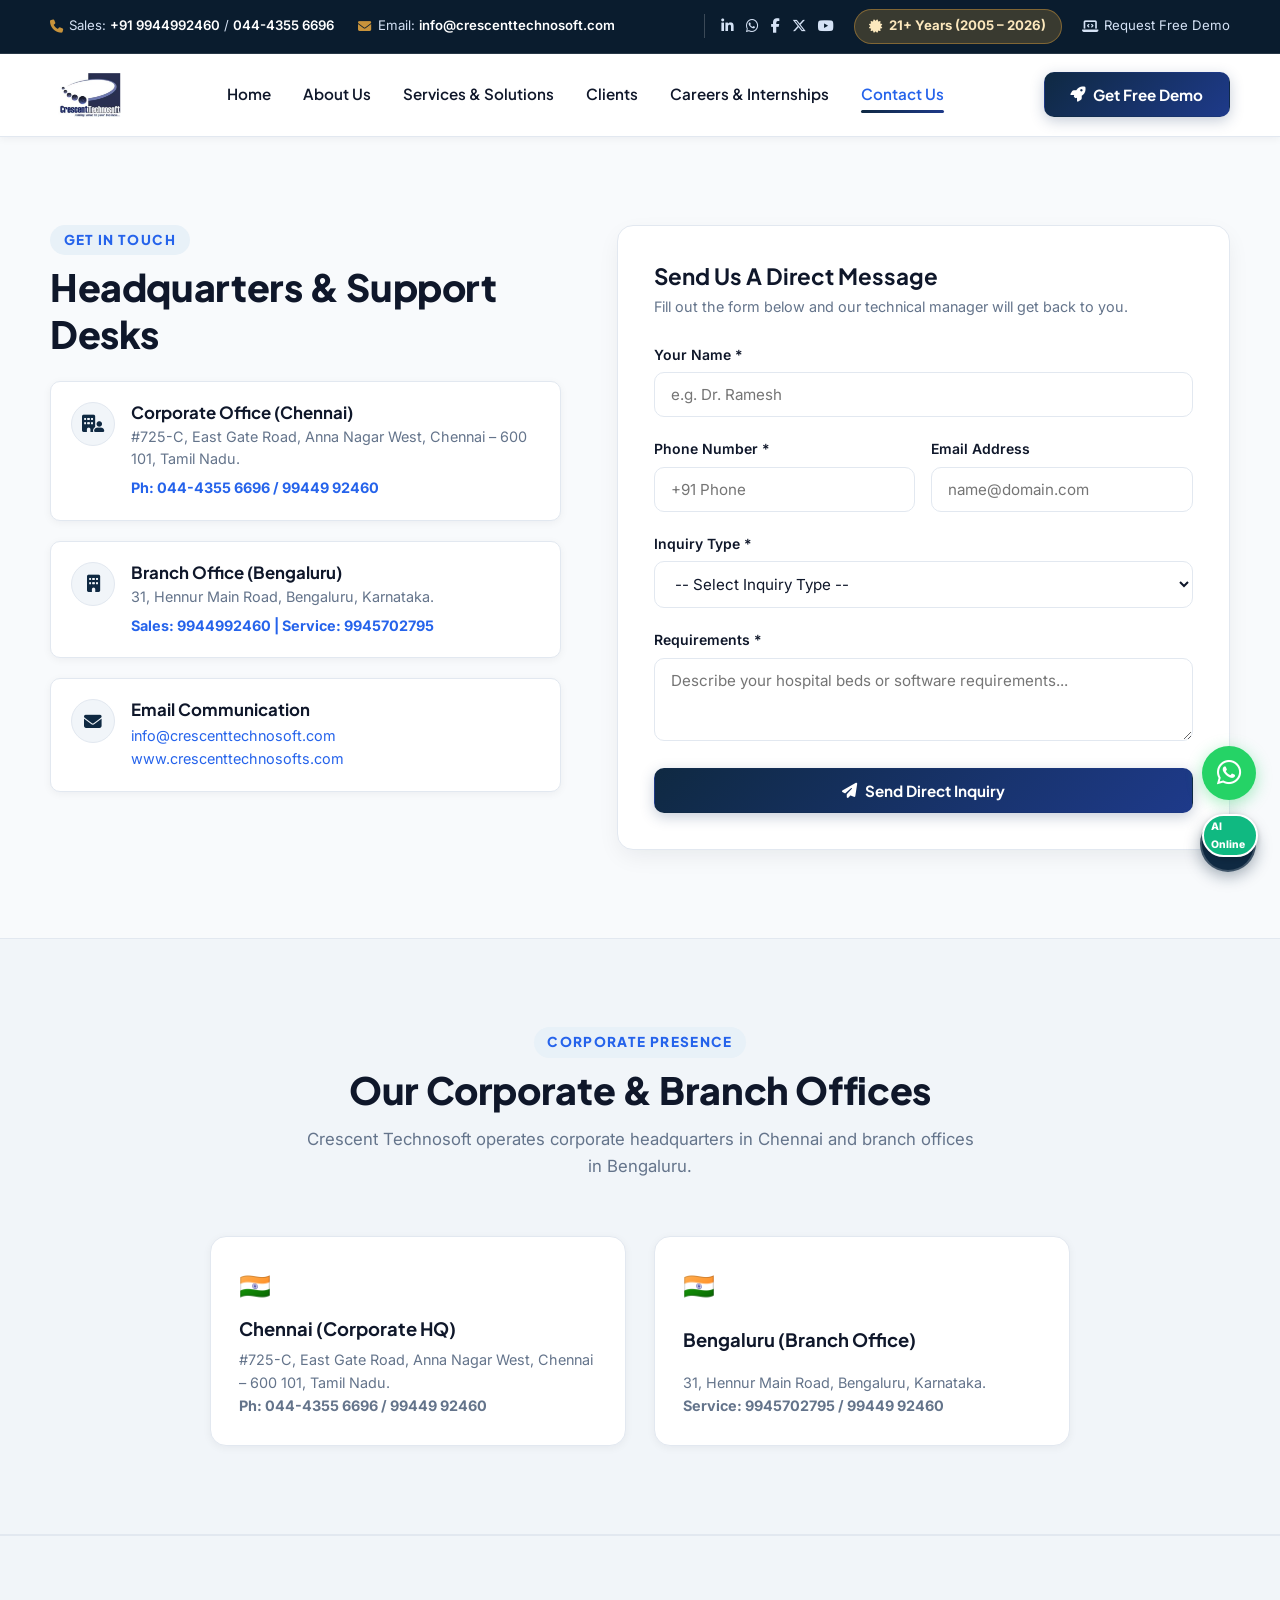
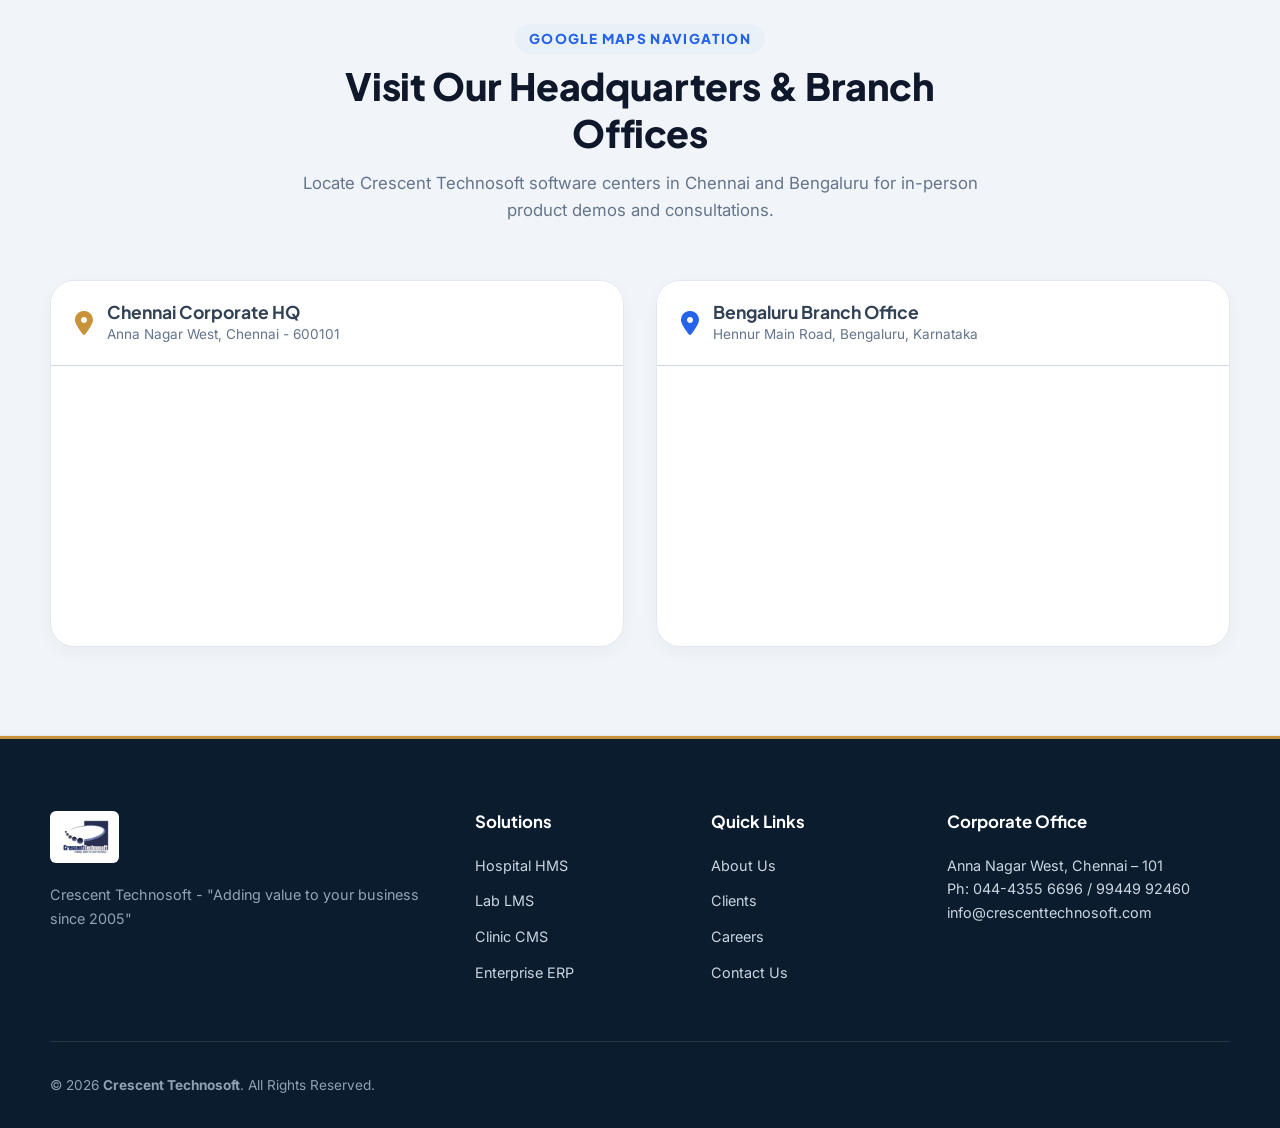
<file: contact.html>
<!DOCTYPE html>
<html lang="en">
<head>
  <meta charset="UTF-8">
  <meta name="viewport" content="width=device-width, initial-scale=1.0">
  <title>Contact Us | Crescent Technosoft - Hospital Software Offices in Chennai & Bangalore</title>
  <meta name="description" content="Contact Crescent Technosoft Corporate HQ in Chennai and Branch Office in Bengaluru for Hospital Management Software.">
  <meta name="keywords" content="Hospital mgmt software in India, hospital software in bangalore, software providers in chennai, Hospital Management Software India, HMS Bangalore, Clinic Software Chennai, Crescent Technosoft Contact">
  
  <link rel="stylesheet" href="css/styles.css">
  <link rel="stylesheet" href="https://cdnjs.cloudflare.com/ajax/libs/font-awesome/6.4.0/css/all.min.css">
</head>
<body>

  <!-- Top Contact Bar -->
  <header>
    <div class="top-bar">
      <div class="container top-bar-inner">
        <div class="top-contact-list">
          <div class="top-contact-item">
            <i class="fa-solid fa-phone" style="color:var(--accent-gold);"></i>
            <span>Sales: <a href="tel:+919944992460">+91 9944992460</a> / <a href="tel:04443556696">044-4355 6696</a></span>
          </div>
          <div class="top-contact-item">
            <i class="fa-solid fa-envelope" style="color:var(--accent-gold);"></i>
            <span>Email: <a href="mailto:info@crescenttechnosoft.com">info@crescenttechnosoft.com</a></span>
          </div>
        </div>
        <div class="top-right-links">
          <div class="top-social-links">
            <a href="https://linkedin.com" target="_blank" title="LinkedIn"><i class="fa-brands fa-linkedin-in"></i></a>
            <a href="https://wa.me/919944992460" target="_blank" title="WhatsApp"><i class="fa-brands fa-whatsapp"></i></a>
            <a href="https://facebook.com" target="_blank" title="Facebook"><i class="fa-brands fa-facebook-f"></i></a>
            <a href="https://x.com" target="_blank" title="Twitter / X"><i class="fa-brands fa-x-twitter"></i></a>
            <a href="https://youtube.com" target="_blank" title="YouTube"><i class="fa-brands fa-youtube"></i></a>
          </div>
          <div class="badge-gold">
            <i class="fa-solid fa-certificate"></i>
            <span>21+ Years (2005 – 2026)</span>
          </div>
          <a href="#" class="top-contact-item open-demo-modal"><i class="fa-solid fa-laptop-code"></i> Request Free Demo</a>
        </div>
      </div>
    </div>

    <!-- Main Navigation -->
    <nav class="main-header">
      <div class="container nav-container">
        <a href="index.html" class="logo-wrapper">
          <img src="assets/logo.png" alt="Crescent Technosoft Logo">
        </a>
        <ul class="nav-menu">
          <li><a href="index.html" class="nav-link">Home</a></li>
          <li><a href="about.html" class="nav-link">About Us</a></li>
          <li><a href="solutions.html" class="nav-link">Services & Solutions</a></li>
          <li><a href="clients.html" class="nav-link">Clients</a></li>
          <li><a href="careers.html" class="nav-link">Careers & Internships</a></li>
          <li><a href="contact.html" class="nav-link active">Contact Us</a></li>
        </ul>
        <div style="display:flex; align-items:center; gap:1rem;">
          <button class="btn btn-primary open-demo-modal"><i class="fa-solid fa-rocket"></i> Get Free Demo</button>
          <button class="mobile-toggle" aria-label="Toggle Navigation"><i class="fa-solid fa-bars"></i></button>
        </div>
      </div>
    </nav>
  </header>

  <!-- Mobile Drawer Menu -->
  <div class="mobile-drawer">
    <div>
      <div class="mobile-drawer-header">
        <img src="assets/logo.png" alt="Crescent Technosoft Logo" style="height:44px;">
        <button class="close-drawer"><i class="fa-solid fa-xmark"></i></button>
      </div>
      <ul class="mobile-nav-list">
        <li><a href="index.html" class="mobile-nav-link">Home</a></li>
        <li><a href="about.html" class="mobile-nav-link">About Us</a></li>
        <li><a href="solutions.html" class="mobile-nav-link">Services & Solutions</a></li>
        <li><a href="clients.html" class="mobile-nav-link">Our Clients</a></li>
        <li><a href="careers.html" class="mobile-nav-link">Careers & Internships</a></li>
        <li><a href="contact.html" class="mobile-nav-link">Contact Us</a></li>
      </ul>
    </div>
    <div style="margin-top:2rem;">
      <button class="btn btn-primary open-demo-modal" style="width:100%;">Book Software Demo</button>
    </div>
  </div>
  <div class="drawer-overlay"></div>


  <!-- Form & Offices Grid -->
  <section class="section">
    <div class="container">
      <div class="rg rg-split-b" style="gap:3.5rem;">
        
        <!-- Left Side: Key Offices -->
        <div>
          <span class="section-subtitle">Get In Touch</span>
          <h2 class="section-title">Headquarters & Support Desks</h2>
          
          <div style="display:flex; flex-direction:column; gap:1.25rem; margin-top:1.5rem;">
            
            <div class="contact-info-row" style="display:flex; gap:1rem; background:var(--bg-surface); padding:1.25rem; border-radius:var(--radius-md); border:1px solid var(--border-color); box-shadow:var(--shadow-sm);">
              <div style="width:44px; height:44px; border-radius:50%; background:var(--bg-subtle); color:var(--logo-navy); display:flex; align-items:center; justify-content:center; font-size:1.1rem; border:1px solid var(--border-color);">
                <i class="fa-solid fa-building-user"></i>
              </div>
              <div>
                <h4 style="color:var(--text-dark); margin-bottom:0.2rem; font-size:1.05rem;">Corporate Office (Chennai)</h4>
                <p style="font-size:0.9rem; color:var(--text-muted); line-height:1.5;">
                  #725-C, East Gate Road, Anna Nagar West, Chennai – 600 101, Tamil Nadu.
                </p>
                <div style="margin-top:0.4rem; font-size:0.9rem; font-weight:700; color:var(--logo-swoosh-blue);">
                  Ph: <a href="tel:04443556696">044-4355 6696</a> / <a href="tel:+919944992460">99449 92460</a>
                </div>
              </div>
            </div>

            <div class="contact-info-row" style="display:flex; gap:1rem; background:var(--bg-surface); padding:1.25rem; border-radius:var(--radius-md); border:1px solid var(--border-color); box-shadow:var(--shadow-sm);">
              <div style="width:44px; height:44px; border-radius:50%; background:var(--bg-subtle); color:var(--logo-navy); display:flex; align-items:center; justify-content:center; font-size:1.1rem; border:1px solid var(--border-color);">
                <i class="fa-solid fa-building"></i>
              </div>
              <div>
                <h4 style="color:var(--text-dark); margin-bottom:0.2rem; font-size:1.05rem;">Branch Office (Bengaluru)</h4>
                <p style="font-size:0.9rem; color:var(--text-muted); line-height:1.5;">
                  31, Hennur Main Road, Bengaluru, Karnataka.
                </p>
                <div style="margin-top:0.4rem; font-size:0.9rem; font-weight:700; color:var(--logo-swoosh-blue);">
                  Sales: <a href="tel:+919944992460">9944992460</a> | Service: <a href="tel:+919945702795">9945702795</a>
                </div>
              </div>
            </div>

            <div class="contact-info-row" style="display:flex; gap:1rem; background:var(--bg-surface); padding:1.25rem; border-radius:var(--radius-md); border:1px solid var(--border-color); box-shadow:var(--shadow-sm);">
              <div style="width:44px; height:44px; border-radius:50%; background:var(--bg-subtle); color:var(--logo-navy); display:flex; align-items:center; justify-content:center; font-size:1.1rem; border:1px solid var(--border-color);">
                <i class="fa-solid fa-envelope"></i>
              </div>
              <div>
                <h4 style="color:var(--text-dark); margin-bottom:0.2rem; font-size:1.05rem;">Email Communication</h4>
                <p style="font-size:0.9rem; color:var(--text-muted);">
                  <a href="mailto:info@crescenttechnosoft.com">info@crescenttechnosoft.com</a><br>
                  <a href="mailto:www.crescenttechnosofts.com">www.crescenttechnosofts.com</a>
                </p>
              </div>
            </div>

          </div>
        </div>

        <!-- Right Side: Inquiry Form -->
        <div>
          <div style="background:var(--bg-surface); padding:2.25rem; border-radius:var(--radius-lg); border:1px solid var(--border-color); box-shadow:var(--shadow-md);">
            <h3 style="color:var(--text-dark); font-size:1.4rem; margin-bottom:0.35rem;">Send Us A Direct Message</h3>
            <p style="color:var(--text-muted); font-size:0.9rem; margin-bottom:1.5rem;">Fill out the form below and our technical manager will get back to you.</p>

            <form id="contactPageForm">
              <div class="form-group">
                <label class="form-label" for="contactName">Your Name *</label>
                <input type="text" id="contactName" class="form-input" placeholder="e.g. Dr. Ramesh" required>
              </div>

              <div class="rg rg-2 rg-stack-sm" style="gap:1rem;">
                <div class="form-group">
                  <label class="form-label" for="contactPhone">Phone Number *</label>
                  <input type="tel" id="contactPhone" class="form-input" placeholder="+91 Phone" required>
                </div>
                <div class="form-group">
                  <label class="form-label" for="contactEmail">Email Address</label>
                  <input type="email" id="contactEmail" class="form-input" placeholder="name@domain.com">
                </div>
              </div>

              <div class="form-group">
                <label class="form-label" for="contactCategory">Inquiry Type *</label>
                <select id="contactCategory" class="form-select" required>
                  <option value="">-- Select Inquiry Type --</option>
                  <option value="Demo">Request Software Demo</option>
                  <option value="Pricing">Software Pricing Quote</option>
                  <option value="Support">Technical Support Request</option>
                </select>
              </div>

              <div class="form-group">
                <label class="form-label" for="contactMessage">Requirements *</label>
                <textarea id="contactMessage" class="form-textarea" rows="3" placeholder="Describe your hospital beds or software requirements..." required></textarea>
              </div>

              <button type="submit" class="btn btn-primary" style="width:100%;"><i class="fa-solid fa-paper-plane"></i> Send Direct Inquiry</button>
            </form>
          </div>
        </div>

      </div>
    </div>
  </section>

  <!-- Corporate & Branch Offices Grid -->
  <section class="section section-subtle" id="all-branches">
    <div class="container">
      <div class="section-header">
        <span class="section-subtitle">Corporate Presence</span>
        <h2 class="section-title">Our Corporate & Branch Offices</h2>
        <p class="section-description">Crescent Technosoft operates corporate headquarters in Chennai and branch offices in Bengaluru.</p>
      </div>

      <div class="locations-grid locations-grid-2" style="max-width:860px; margin:0 auto;">
        <div class="location-card">
          <span class="location-flag">🇮🇳</span>
          <h3 class="location-title">Chennai (Corporate HQ)</h3>
          <p class="location-detail">
            #725-C, East Gate Road, Anna Nagar West, Chennai – 600 101, Tamil Nadu.<br>
            <strong>Ph: 044-4355 6696 / 99449 92460</strong>
          </p>
        </div>

        <div class="location-card">
          <span class="location-flag">🇮🇳</span>
          <h3 class="location-title">Bengaluru (Branch Office)</h3>
          <p class="location-detail">
            31, Hennur Main Road, Bengaluru, Karnataka.<br>
            <strong>Service: 9945702795 / 99449 92460</strong>
          </p>
        </div>
      </div>
    </div>
  </section>

  <!-- Google Maps Interactive Location Section -->
  <section class="section section-subtle" id="google-maps-section">
    <div class="container">
      <div class="section-header">
        <span class="section-subtitle">Google Maps Navigation</span>
        <h2 class="section-title">Visit Our Headquarters & Branch Offices</h2>
        <p class="section-description">Locate Crescent Technosoft software centers in Chennai and Bengaluru for in-person product demos and consultations.</p>
      </div>

      <div class="maps-grid">
        <div class="map-card">
          <div class="map-header">
            <i class="fa-solid fa-location-dot" style="color:var(--accent-gold);"></i>
            <div>
              <h4 style="margin:0; font-size:1.1rem; color:var(--logo-navy-blue);">Chennai Corporate HQ</h4>
              <p style="margin:0; font-size:0.85rem; color:var(--text-muted);">Anna Nagar West, Chennai - 600101</p>
            </div>
          </div>
          <div class="map-frame-wrapper">
            <iframe title="Crescent Technosoft Chennai HQ Map" src="https://www.google.com/maps/embed?pb=!1m18!1m12!1m3!1d3886.0123!2d80.1985!3d13.0878!2m3!1f0!2f0!3f0!3m2!1i1024!2i768!4f13.1!3m3!1m2!1s0x3a526411b5e55555%3A0x123456789!2sAnna%20Nagar%20West%2C%20Chennai!5e0!3m2!1sen!2sin!4v1710000000000!5m2!1sen!2sin" width="100%" height="260" style="border:0;" allowfullscreen="" loading="lazy"></iframe>
          </div>
        </div>

        <div class="map-card">
          <div class="map-header">
            <i class="fa-solid fa-location-dot" style="color:var(--logo-swoosh-blue);"></i>
            <div>
              <h4 style="margin:0; font-size:1.1rem; color:var(--logo-navy-blue);">Bengaluru Branch Office</h4>
              <p style="margin:0; font-size:0.85rem; color:var(--text-muted);">Hennur Main Road, Bengaluru, Karnataka</p>
            </div>
          </div>
          <div class="map-frame-wrapper">
            <iframe title="Crescent Technosoft Bengaluru Branch Map" src="https://www.google.com/maps/embed?pb=!1m18!1m12!1m3!1d3887.0123!2d77.6255!3d13.0234!2m3!1f0!2f0!3f0!3m2!1i1024!2i768!4f13.1!3m3!1m2!1s0x3bae1711b5e55555%3A0x123456789!2sHennur%20Main%20Rd%2C%20Bengaluru!5e0!3m2!1sen!2sin!4v1710000000000!5m2!1sen!2sin" width="100%" height="260" style="border:0;" allowfullscreen="" loading="lazy"></iframe>
          </div>
        </div>
      </div>
    </div>
  </section>

  <!-- Footer -->
  <footer class="footer">
    <div class="container">
      <div class="footer-grid">
        <div class="footer-brand">
          <img src="assets/logo.png" alt="Crescent Technosoft Logo">
          <p>Crescent Technosoft - "Adding value to your business since 2005"</p>
        </div>
        <div>
          <h4 class="footer-heading">Solutions</h4>
          <div class="footer-links">
            <a href="solutions.html#healthcare">Hospital HMS</a>
            <a href="solutions.html#lab">Lab LMS</a>
            <a href="solutions.html#clinic">Clinic CMS</a>
            <a href="solutions.html#erp">Enterprise ERP</a>
          </div>
        </div>
        <div>
          <h4 class="footer-heading">Quick Links</h4>
          <div class="footer-links">
            <a href="about.html">About Us</a>
            <a href="clients.html">Clients</a>
            <a href="careers.html">Careers</a>
            <a href="contact.html">Contact Us</a>
          </div>
        </div>
        <div>
          <h4 class="footer-heading">Corporate Office</h4>
          <p style="font-size:0.9rem; color:#cbd5e1;">
            Anna Nagar West, Chennai – 101<br>
            Ph: 044-4355 6696 / 99449 92460<br>
            info@crescenttechnosoft.com
          </p>
        </div>
      </div>
      <div class="footer-bottom">
        <div>&copy; 2026 <strong>Crescent Technosoft</strong>. All Rights Reserved.</div>
      </div>
    </div>
  </footer>

  <!-- Modal -->
  <div class="modal-overlay" id="demoModal">
    <div class="modal-container">
      <div class="modal-header">
        <h3 class="modal-title">Request Software Demo</h3>
        <button class="modal-close"><i class="fa-solid fa-xmark"></i></button>
      </div>
      <div class="modal-body">
        <form id="demoForm">
          <div class="form-group">
            <label class="form-label">Full Name *</label>
            <input type="text" class="form-input" required>
          </div>
          <div class="form-group">
            <label class="form-label">Phone *</label>
            <input type="tel" class="form-input" required>
          </div>
          <button type="submit" class="btn btn-primary" style="width:100%;">Submit Demo Request</button>
        </form>
      </div>
    </div>
  </div>

  <!-- Floating Action Buttons -->
  <div class="floating-btn-group">
    <a href="https://wa.me/919944992460?text=Hello%20Crescent%20Technosoft%2C%20I%20am%20interested%20in%20Hospital%20Management%20Software" target="_blank" class="whatsapp-fab" title="Direct WhatsApp Support">
      <i class="fa-brands fa-whatsapp"></i>
      <span class="fab-tooltip">Chat on WhatsApp</span>
    </a>
    <div class="ai-chat-fab" id="aiChatFab" title="Talk to Crescent AI Assistant">
      <i class="fa-solid fa-robot"></i>
      <span class="ai-badge">AI Online</span>
    </div>
  </div>

  <!-- Mobile Bottom Quick Bar -->
  <!-- AI Chatbot Drawer -->
  <div class="ai-chat-drawer" id="aiChatDrawer">
    <div class="ai-chat-header">
      <div class="ai-header-info">
        <div class="ai-avatar-main"><i class="fa-solid fa-robot"></i></div>
        <div>
          <h4>Crescent AI Assistant</h4>
          <p><span class="online-dot"></span> Online | Answers instantly</p>
        </div>
      </div>
      <button class="ai-close-btn" id="closeAiChat" title="Close Chat Assistant" aria-label="Close Chat"><i class="fa-solid fa-xmark"></i></button>
    </div>
    <div class="ai-chat-body" id="aiChatMessages">
      <div class="chat-msg ai-msg">
        <div class="msg-avatar"><i class="fa-solid fa-robot"></i></div>
        <div class="msg-bubble">
          Hello! 👋 Welcome to <strong>Crescent Technosoft</strong>. I am your AI Software Specialist. How can I help your hospital or diagnostic lab today?
        </div>
      </div>
    </div>
    <div class="chat-chips-container">
      <span class="chat-chip" data-msg="Tell me about Hospital HMS">🏥 Hospital HMS</span>
      <span class="chat-chip" data-msg="Diagnostic Lab Software info">🧪 Lab Software</span>
      <span class="chat-chip" data-msg="Schedule a software demo">📅 Book Demo</span>
      <span class="chat-chip" data-msg="What are your office locations?">📍 Office Locations</span>
    </div>
    <div class="ai-chat-footer">
      <input type="text" id="aiChatInput" placeholder="Ask anything about our software..." autocomplete="off">
      <button type="button" id="aiSendBtn" aria-label="Send Message"><i class="fa-solid fa-paper-plane"></i></button>
    </div>
  </div>

  <script src="js/main.js"></script>
  <script>
    document.querySelector('#contactPageForm')?.addEventListener('submit', function(e) {
      e.preventDefault();
      alert('Thank you for contacting Crescent Technosoft! Our executive will reach out to you shortly.');
      this.reset();
    });
  </script>
</body>
</html>
</file>
<file: css/styles.css>
/* ==========================================================================
   Crescent Technosoft - Master Stylesheet (World-Class AI-Driven Enterprise)
   Brand Colors:
   - Primary Corporate Navy: #1e3a67 / #142848
   - Secondary Swoosh Blue: #3669a6 / #4a7bb8
   - Corporate Accent Gold: #c8933b / #d4af37
   - Soft Blue Tints: #f0f4f9 / #ebf2fa
   ========================================================================== */

@import url('https://fonts.googleapis.com/css2?family=Inter:wght@400;500;600;700&family=Plus+Jakarta+Sans:wght@500;600;700;800;900&display=swap');

:root {
  /* Logo & Corporate Palette from Corporate Profile & Internship Platform */
  --logo-navy: #0f2942;
  --logo-navy-dark: #0a1c2e;
  --logo-navy-royal: #1e3a8a;
  --logo-swoosh-blue: #2563eb;
  --logo-slate-blue: #3b82f6;
  --logo-light-blue: #60a5fa;

  /* Gold Accent */
  --accent-gold: #c8933b;
  --accent-gold-dark: #b4802c;
  --accent-gold-light: #fef3c7;
  --accent-amber: #fbbf24;

  /* Gradients */
  --grad-primary: linear-gradient(135deg, #0f2942 0%, #1e3a8a 100%);
  --grad-hover: linear-gradient(135deg, #0a1c2e 0%, #172554 100%);
  --grad-hero-overlay: linear-gradient(135deg, rgba(15, 41, 66, 0.92) 0%, rgba(30, 58, 138, 0.88) 100%);
  --grad-gold-badge: linear-gradient(135deg, #c8933b 0%, #d97706 100%);
  --grad-page-header: linear-gradient(135deg, #0f2942 0%, #1e3a8a 100%);

  /* Background Tints */
  --bg-body: #f8fafc;
  --bg-surface: #ffffff;
  --bg-subtle: #f1f5f9;
  --bg-card-tint: #f8fafc;
  --border-color: #e2e8f0;
  --border-subtle: #cbd5e1;

  /* Typography */
  --text-dark: #0f172a;
  --text-body: #334155;
  --text-muted: #64748b;
  --text-light: #94a3b8;

  /* Shadows */
  --shadow-sm: 0 2px 8px rgba(15, 23, 42, 0.05);
  --shadow-md: 0 8px 24px -4px rgba(15, 23, 42, 0.08);
  --shadow-lg: 0 16px 40px -8px rgba(15, 23, 42, 0.14);

  /* Typography Fonts */
  --font-heading: 'Plus Jakarta Sans', system-ui, -apple-system, sans-serif;
  --font-body: 'Inter', system-ui, -apple-system, sans-serif;

  /* Radii */
  --radius-sm: 6px;
  --radius-md: 10px;
  --radius-lg: 16px;
  --radius-xl: 24px;
  --radius-full: 9999px;

  /* Transitions */
  --transition: all 0.3s cubic-bezier(0.4, 0, 0.2, 1);
}

/* Base Reset */
*,
*::before,
*::after {
  box-sizing: border-box;
  margin: 0;
  padding: 0;
}

html {
  scroll-behavior: smooth;
  font-size: 16px;
}

body {
  font-family: var(--font-body);
  background-color: var(--bg-body);
  color: var(--text-body);
  line-height: 1.65;
  overflow-x: clip;
  -webkit-font-smoothing: antialiased;
}

h1,
h2,
h3,
h4,
h5,
h6 {
  font-family: var(--font-heading);
  color: var(--text-dark);
  font-weight: 700;
  line-height: 1.25;
}

a {
  color: var(--logo-swoosh-blue);
  text-decoration: none;
  transition: var(--transition);
}

a:hover {
  color: var(--logo-navy);
}

ul {
  list-style: none;
}

img {
  max-width: 100%;
  height: auto;
  display: block;
}

.container {
  width: 100%;
  max-width: 1220px;
  margin: 0 auto;
  padding: 0 1.25rem;
}

/* ==========================================================================
   Header & Navigation
   ========================================================================== */
header {
  position: sticky;
  top: 0;
  z-index: 1000;
}

.top-bar {
  background-color: var(--logo-navy-dark);
  color: #d5e2f5;
  font-size: 0.825rem;
  padding: 0.55rem 0;
  border-bottom: 1px solid rgba(255, 255, 255, 0.12);
}

.top-bar-inner {
  display: flex;
  justify-content: space-between;
  align-items: center;
  flex-wrap: wrap;
  gap: 1rem;
}

.top-contact-list {
  display: flex;
  align-items: center;
  gap: 1.5rem;
  flex-wrap: wrap;
}

.top-contact-item {
  display: flex;
  align-items: center;
  gap: 0.4rem;
  color: #d5e2f5;
}

.top-contact-item a {
  color: #ffffff;
  font-weight: 600;
}

.top-contact-item a:hover {
  color: var(--accent-gold);
}

.top-social-links {
  display: flex;
  align-items: center;
  gap: 0.75rem;
  margin-left: 1rem;
  padding-left: 1rem;
  border-left: 1px solid rgba(255, 255, 255, 0.2);
}

.top-social-links a {
  color: #d5e2f5;
  font-size: 0.9rem;
  transition: var(--transition);
}

.top-social-links a:hover {
  color: var(--accent-gold);
  transform: translateY(-2px);
}

.top-right-links {
  display: flex;
  align-items: center;
  gap: 1.25rem;
}

.badge-gold {
  display: inline-flex;
  align-items: center;
  gap: 0.45rem;
  background: rgba(200, 147, 59, 0.14);
  color: #7a4d05;
  /* High contrast readable dark gold/amber */
  padding: 0.35rem 0.9rem;
  border-radius: var(--radius-full);
  font-size: 0.825rem;
  font-weight: 700;
  border: 1px solid rgba(200, 147, 59, 0.4);
}

.top-bar .badge-gold,
.hero .badge-gold,
.founder-card .badge-gold,
.page-hero .badge-gold {
  background: rgba(200, 147, 59, 0.25);
  color: #fce8bd;
  /* High contrast light gold on dark backgrounds */
  border-color: rgba(200, 147, 59, 0.5);
}

/* Tech Stack & Framework Badges & Pills */
.tech-pill-list {
  display: flex;
  flex-wrap: wrap;
  gap: 0.85rem;
  align-items: center;
  justify-content: center;
}

.tech-pill {
  display: inline-flex;
  align-items: center;
  gap: 0.55rem;
  background: #ffffff;
  color: var(--logo-navy);
  border: 1.5px solid var(--border-color);
  padding: 0.6rem 1.25rem;
  border-radius: var(--radius-full);
  font-size: 0.95rem;
  font-weight: 700;
  box-shadow: var(--shadow-sm);
  transition: var(--transition);
}

.tech-pill:hover {
  border-color: var(--logo-swoosh-blue);
  background: var(--bg-subtle);
  transform: translateY(-2px);
  box-shadow: var(--shadow-md);
}

.main-header {
  position: sticky;
  top: 0;
  z-index: 1000;
  background: #ffffff;
  border-bottom: 1px solid var(--border-color);
  box-shadow: var(--shadow-sm);
  transition: var(--transition);
}

.nav-container {
  display: flex;
  justify-content: space-between;
  align-items: center;
  height: 82px;
}

.logo-wrapper img {
  height: 54px;
  width: auto;
  object-fit: contain;
}

.nav-menu {
  display: flex;
  align-items: center;
  gap: 2rem;
}

.nav-link {
  font-family: var(--font-heading);
  font-weight: 600;
  font-size: 0.95rem;
  color: var(--text-dark);
  padding: 0.5rem 0;
  position: relative;
}

.nav-link:hover,
.nav-link.active {
  color: var(--logo-swoosh-blue);
}

.nav-link::after {
  content: '';
  position: absolute;
  bottom: -2px;
  left: 0;
  width: 0;
  height: 3px;
  background: var(--grad-primary);
  border-radius: 2px;
  transition: var(--transition);
}

.nav-link:hover::after,
.nav-link.active::after {
  width: 100%;
}

.has-dropdown {
  position: relative;
}

.dropdown-menu {
  position: absolute;
  top: 100%;
  left: -10px;
  width: 270px;
  background: #ffffff;
  border-radius: var(--radius-lg);
  box-shadow: var(--shadow-lg);
  padding: 0.65rem 0;
  opacity: 0;
  visibility: hidden;
  transform: translateY(12px);
  transition: var(--transition);
  border: 1px solid var(--border-color);
  z-index: 1100;
}

.has-dropdown:hover .dropdown-menu {
  opacity: 1;
  visibility: visible;
  transform: translateY(0);
}

.dropdown-item {
  display: flex;
  align-items: center;
  gap: 0.75rem;
  padding: 0.65rem 1.25rem;
  color: var(--text-dark);
  font-size: 0.9rem;
  font-weight: 600;
  transition: var(--transition);
}

.dropdown-item:hover {
  background: var(--bg-subtle);
  color: var(--logo-swoosh-blue);
  padding-left: 1.5rem;
}

/* Buttons */
.btn {
  display: inline-flex;
  align-items: center;
  justify-content: center;
  gap: 0.5rem;
  font-family: var(--font-heading);
  font-weight: 700;
  font-size: 0.95rem;
  padding: 0.75rem 1.6rem;
  border-radius: var(--radius-md);
  border: 1px solid transparent;
  cursor: pointer;
  transition: var(--transition);
  white-space: nowrap;
}

.btn-primary {
  background: var(--grad-primary);
  color: #ffffff;
  box-shadow: 0 4px 14px rgba(30, 58, 103, 0.25);
}

.btn-primary:hover {
  background: var(--grad-hover);
  color: #ffffff;
  transform: translateY(-2px);
  box-shadow: 0 8px 20px rgba(30, 58, 103, 0.35);
}

.btn-gold {
  background: var(--accent-gold);
  color: #ffffff;
  border: none;
  box-shadow: 0 4px 16px rgba(200, 147, 59, 0.35);
  font-weight: 800;
}

.btn-gold:hover {
  background: #b4802c;
  color: #ffffff;
  transform: translateY(-2px);
  box-shadow: 0 8px 22px rgba(200, 147, 59, 0.5);
}

.btn-secondary {
  background: #ffffff;
  color: var(--logo-navy);
  border: 1px solid var(--border-color);
  box-shadow: var(--shadow-sm);
}

.btn-secondary:hover {
  background: var(--bg-subtle);
  border-color: var(--logo-swoosh-blue);
  transform: translateY(-2px);
}

.btn-outline {
  border-color: var(--logo-swoosh-blue);
  color: var(--logo-swoosh-blue);
  background: transparent;
}

.btn-outline:hover {
  background: var(--logo-swoosh-blue);
  color: #ffffff;
  transform: translateY(-2px);
}

.btn-sm {
  padding: 0.45rem 1.1rem;
  font-size: 0.85rem;
}

.mobile-toggle {
  display: none;
  background: none;
  border: none;
  font-size: 1.6rem;
  color: var(--text-dark);
  cursor: pointer;
}

/* Mobile Drawer */
.mobile-drawer {
  position: fixed;
  top: 0;
  right: -100%;
  width: 300px;
  height: 100vh;
  background: #ffffff;
  z-index: 2000;
  box-shadow: var(--shadow-lg);
  padding: 2rem 1.5rem;
  transition: var(--transition);
  display: flex;
  flex-direction: column;
  justify-content: space-between;
}

.mobile-drawer.active {
  right: 0;
}

.mobile-drawer-header {
  display: flex;
  justify-content: space-between;
  align-items: center;
  margin-bottom: 2rem;
  padding-bottom: 1rem;
  border-bottom: 1px solid var(--border-color);
}

.close-drawer {
  background: none;
  border: none;
  font-size: 1.5rem;
  color: var(--text-dark);
  cursor: pointer;
}

.mobile-nav-list {
  display: flex;
  flex-direction: column;
  gap: 1.25rem;
}

.mobile-nav-link {
  font-family: var(--font-heading);
  font-size: 1.05rem;
  font-weight: 600;
  color: var(--text-dark);
}

.drawer-overlay {
  position: fixed;
  inset: 0;
  background: rgba(20, 40, 72, 0.5);
  z-index: 1999;
  opacity: 0;
  pointer-events: none;
  transition: var(--transition);
}

.drawer-overlay.active {
  opacity: 1;
  pointer-events: auto;
}

/* ==========================================================================
   Hero Header Banner & Dynamic Flash Elements
   ========================================================================== */
.page-banner {
  background: linear-gradient(180deg, #ffffff 0%, var(--bg-subtle) 100%);
  color: var(--text-dark);
  padding: 3.5rem 0 3rem;
  text-align: center;
  position: relative;
  overflow: hidden;
  border-bottom: 1px solid var(--border-color);
}

.page-banner-title {
  color: var(--logo-navy);
  font-size: 2.5rem;
  font-weight: 800;
  margin: 0.5rem 0 0.65rem;
  letter-spacing: -0.01em;
}

.page-banner-subtitle {
  color: var(--text-muted);
  max-width: 680px;
  margin: 0 auto;
  font-size: 1.05rem;
  line-height: 1.6;
}

/* Homepage Hero Section */
.hero-section {
  position: relative;
  min-height: 600px;
  display: flex;
  align-items: center;
  padding: 5.5rem 0;
  overflow: hidden;
  color: #ffffff;
}

.hero-bg-slider {
  position: absolute;
  inset: 0;
  z-index: 1;
}

.hero-bg-slide {
  position: absolute;
  inset: 0;
  background-size: cover;
  background-position: center;
  opacity: 0;
  transition: opacity 1.2s ease-in-out;
  transform: scale(1.03);
}

.hero-bg-slide.active {
  opacity: 1;
  transform: scale(1);
}

.hero-overlay {
  position: absolute;
  inset: 0;
  z-index: 2;
  background: var(--grad-hero-overlay);
}

.hero-content-wrapper {
  position: relative;
  z-index: 3;
  width: 100%;
}

.hero-grid {
  display: grid;
  grid-template-columns: 1.15fr 0.85fr;
  gap: 3.5rem;
  align-items: center;
}

.hero-pill {
  display: inline-flex;
  align-items: center;
  gap: 0.5rem;
  background: rgba(255, 255, 255, 0.15);
  border: 1px solid rgba(255, 255, 255, 0.3);
  padding: 0.45rem 1.2rem;
  border-radius: var(--radius-full);
  font-size: 0.85rem;
  font-weight: 700;
  color: #ffffff;
  backdrop-filter: blur(8px);
  margin-bottom: 1.5rem;
}

.hero-title {
  font-size: 3.3rem;
  font-weight: 800;
  color: #ffffff;
  line-height: 1.15;
  margin-bottom: 1.25rem;
  letter-spacing: -0.02em;
}

.hero-title span {
  color: #8faef3;
}

.hero-subtitle {
  font-size: 1.15rem;
  color: #e2ecf9;
  margin-bottom: 2.25rem;
  line-height: 1.7;
  max-width: 580px;
}

.hero-actions {
  display: flex;
  align-items: center;
  gap: 1.25rem;
  flex-wrap: wrap;
}

.hero-visual-frame {
  position: relative;
  background: rgba(255, 255, 255, 0.12);
  padding: 0.75rem;
  border-radius: var(--radius-xl);
  box-shadow: 0 25px 50px -12px rgba(0, 0, 0, 0.5);
  border: 1px solid rgba(255, 255, 255, 0.25);
  backdrop-filter: blur(12px);
}

.hero-visual-frame img {
  border-radius: var(--radius-lg);
  display: block;
}

/* Floating Flash Badge Animation */
.floating-badge {
  position: absolute;
  bottom: -20px;
  left: -20px;
  background: #ffffff;
  padding: 0.85rem 1.35rem;
  border-radius: var(--radius-lg);
  box-shadow: var(--shadow-lg);
  border: 1px solid var(--border-color);
  display: flex;
  align-items: center;
  gap: 0.85rem;
  color: var(--text-dark);
  animation: floatMotion 4s ease-in-out infinite;
}

@keyframes floatMotion {

  0%,
  100% {
    transform: translateY(0);
  }

  50% {
    transform: translateY(-8px);
  }
}

.floating-badge-top {
  position: absolute;
  top: -20px;
  right: -20px;
  background: #ffffff;
  padding: 0.75rem 1.25rem;
  border-radius: var(--radius-lg);
  box-shadow: var(--shadow-lg);
  border: 1px solid var(--border-color);
  display: flex;
  align-items: center;
  gap: 0.75rem;
  color: var(--text-dark);
  animation: floatMotion 4s ease-in-out infinite 2s;
}

.badge-icon {
  width: 42px;
  height: 42px;
  border-radius: 50%;
  background: rgba(54, 105, 166, 0.12);
  color: var(--logo-swoosh-blue);
  display: flex;
  align-items: center;
  justify-content: center;
  font-size: 1.2rem;
}

.hero-slider-nav {
  display: flex;
  gap: 0.5rem;
  margin-top: 2rem;
}

.hero-slider-dot {
  width: 10px;
  height: 10px;
  border-radius: 50%;
  background: rgba(255, 255, 255, 0.35);
  cursor: pointer;
  transition: var(--transition);
}

.hero-slider-dot.active {
  width: 30px;
  border-radius: var(--radius-full);
  background: var(--accent-gold);
}

/* ==========================================================================
   Stats Bar Floating Component
   ========================================================================== */
.stats-bar-wrapper {
  margin-top: -3rem;
  position: relative;
  z-index: 10;
}

.stats-card {
  background: #ffffff;
  border-radius: var(--radius-xl);
  box-shadow: var(--shadow-lg);
  border: 1px solid var(--border-color);
  padding: 2.25rem 3rem;
}

.stats-grid {
  display: grid;
  grid-template-columns: repeat(4, 1fr);
  gap: 2rem;
  text-align: center;
}

.stat-item {
  position: relative;
}

.stat-item:not(:last-child)::after {
  content: '';
  position: absolute;
  right: -1rem;
  top: 15%;
  height: 70%;
  width: 1px;
  background: var(--border-color);
}

.stat-number {
  font-family: var(--font-heading);
  font-size: 2.6rem;
  font-weight: 800;
  color: var(--logo-navy);
  line-height: 1;
  margin-bottom: 0.4rem;
}

.stat-label {
  font-size: 0.875rem;
  color: var(--text-muted);
  font-weight: 700;
  text-transform: uppercase;
  letter-spacing: 0.05em;
}

/* ==========================================================================
   Graphical Process Workflow & ROI Calculator Widgets
   ========================================================================== */
.process-stepper {
  display: grid;
  grid-template-columns: repeat(4, 1fr);
  gap: 1.75rem;
  margin-top: 2.75rem;
  position: relative;
}

.process-step,
.step-card {
  background: linear-gradient(180deg, #ffffff 0%, #f8fafc 100%);
  border-radius: var(--radius-xl);
  padding: 2.25rem 1.6rem 1.75rem;
  border: 1.5px solid var(--border-color);
  box-shadow: 0 6px 20px -4px rgba(30, 58, 103, 0.06);
  position: relative;
  transition: var(--transition);
  display: flex;
  flex-direction: column;
  justify-content: flex-start;
  height: 100%;
}

.process-step:hover,
.step-card:hover {
  transform: translateY(-8px);
  box-shadow: 0 18px 40px -6px rgba(30, 58, 103, 0.14);
  border-color: var(--logo-swoosh-blue);
}

.step-number {
  position: absolute;
  top: -18px;
  left: 1.6rem;
  width: 42px;
  height: 42px;
  border-radius: 50%;
  background: var(--grad-primary);
  color: #ffffff;
  font-weight: 900;
  font-size: 0.95rem;
  display: flex;
  align-items: center;
  justify-content: center;
  border: 2.5px solid #ffffff;
  box-shadow: 0 4px 14px rgba(30, 58, 103, 0.22);
}

.step-icon {
  width: 52px;
  height: 52px;
  border-radius: 14px;
  background: rgba(30, 58, 103, 0.06);
  color: var(--logo-swoosh-blue);
  display: flex;
  align-items: center;
  justify-content: center;
  font-size: 1.45rem;
  margin-top: 0.75rem;
  margin-bottom: 1.25rem;
  border: 1px solid rgba(54, 105, 166, 0.15);
}

.step-title {
  font-size: 1.15rem;
  font-weight: 800;
  color: var(--logo-navy);
  margin-bottom: 0.65rem;
}

.step-desc {
  font-size: 0.9rem;
  color: var(--text-muted);
  line-height: 1.6;
}

/* Client Logos Grid - Sleek 3-Column / 6-Column Layout */
.clients-logo-grid,
.client-logos-grid {
  display: grid;
  grid-template-columns: repeat(3, 1fr);
  gap: 1.5rem;
  align-items: stretch;
}

.client-logo-card {
  background: #ffffff;
  border-radius: var(--radius-xl);
  padding: 1.75rem 1.5rem;
  border: 1.5px solid var(--border-color);
  box-shadow: 0 6px 18px -4px rgba(30, 58, 103, 0.05);
  text-align: center;
  transition: var(--transition);
  display: flex;
  flex-direction: column;
  align-items: center;
  justify-content: center;
}

.client-logo-card:hover {
  transform: translateY(-6px);
  box-shadow: 0 16px 36px -6px rgba(30, 58, 103, 0.12);
  border-color: var(--logo-swoosh-blue);
}

.client-logo-badge {
  width: 52px;
  height: 52px;
  border-radius: 14px;
  background: rgba(30, 58, 103, 0.08);
  color: var(--logo-navy);
  display: flex;
  align-items: center;
  justify-content: center;
  font-size: 1.5rem;
  margin-bottom: 1rem;
}

.client-logo-card h4 {
  font-size: 1.15rem;
  font-weight: 800;
  color: var(--logo-navy);
  margin-bottom: 0.35rem;
}

.client-logo-card p {
  font-size: 0.875rem;
  color: var(--text-muted);
  margin: 0;
}

/* ==========================================================================
   Sections & Cards Styling
   ========================================================================== */
.section {
  padding: 5.5rem 0;
}

.section-subtle {
  background-color: var(--bg-subtle);
  border-top: 1px solid var(--border-color);
  border-bottom: 1px solid var(--border-color);
}

.section-header {
  text-align: center;
  max-width: 680px;
  margin: 0 auto 3.5rem;
}

.section-subtitle {
  font-family: var(--font-heading);
  font-weight: 800;
  font-size: 0.85rem;
  text-transform: uppercase;
  letter-spacing: 0.1em;
  color: var(--logo-swoosh-blue);
  margin-bottom: 0.5rem;
  display: inline-block;
  background: #e8f1f8;
  padding: 0.25rem 0.85rem;
  border-radius: var(--radius-full);
}

.section-title {
  font-size: 2.35rem;
  font-weight: 800;
  color: var(--text-dark);
  margin-bottom: 0.85rem;
  letter-spacing: -0.01em;
}

.section-description {
  font-size: 1.05rem;
  color: var(--text-muted);
  line-height: 1.6;
}

/* Filter Nav */
.filter-nav {
  display: flex;
  justify-content: center;
  gap: 0.65rem;
  margin-bottom: 3rem;
  flex-wrap: wrap;
}

.filter-btn {
  background: #ffffff;
  border: 1px solid var(--border-color);
  padding: 0.65rem 1.35rem;
  border-radius: var(--radius-full);
  font-family: var(--font-heading);
  font-weight: 700;
  font-size: 0.9rem;
  color: var(--text-body);
  cursor: pointer;
  transition: var(--transition);
  box-shadow: var(--shadow-sm);
}

.filter-btn:hover,
.filter-btn.active {
  background: var(--grad-primary);
  color: #ffffff;
  border-color: transparent;
  box-shadow: 0 6px 16px rgba(30, 58, 103, 0.25);
}

/* Solutions Grid */
.solutions-grid {
  display: grid;
  grid-template-columns: repeat(auto-fill, minmax(340px, 1fr));
  gap: 2rem;
}

.solution-card {
  background: linear-gradient(180deg, #ffffff 0%, #f8fafc 100%);
  border-radius: var(--radius-xl);
  padding: 2.25rem 2rem 2rem;
  border: 1.5px solid var(--border-color);
  box-shadow: 0 6px 20px -4px rgba(30, 58, 103, 0.06);
  display: flex;
  flex-direction: column;
  justify-content: space-between;
  transition: var(--transition);
  position: relative;
  overflow: hidden;
}

.solution-card::before {
  content: '';
  position: absolute;
  top: 0;
  left: 0;
  width: 100%;
  height: 4px;
  background: var(--grad-primary);
  opacity: 0.85;
  transition: var(--transition);
}

.solution-card:hover {
  transform: translateY(-8px);
  box-shadow: 0 18px 40px -6px rgba(30, 58, 103, 0.14);
  border-color: var(--logo-swoosh-blue);
}

.solution-card:hover::before {
  opacity: 1;
  height: 5px;
}

.card-icon-wrapper {
  width: 58px;
  height: 58px;
  border-radius: 14px;
  background: linear-gradient(135deg, rgba(30, 58, 103, 0.06) 0%, rgba(54, 105, 166, 0.12) 100%);
  color: var(--logo-navy);
  display: flex;
  align-items: center;
  justify-content: center;
  font-size: 1.55rem;
  margin-bottom: 1.35rem;
  border: 1px solid rgba(54, 105, 166, 0.2);
  box-shadow: 0 4px 12px rgba(30, 58, 103, 0.06);
}

.card-title {
  font-size: 1.35rem;
  font-weight: 800;
  margin-bottom: 0.65rem;
  color: var(--text-dark);
}

.card-text {
  font-size: 0.95rem;
  color: var(--text-muted);
  margin-bottom: 1.35rem;
  line-height: 1.6;
}

.card-features-list {
  margin-bottom: 1.75rem;
}

.card-features-list li {
  display: flex;
  align-items: center;
  gap: 0.65rem;
  font-size: 0.875rem;
  color: var(--text-body);
  margin-bottom: 0.55rem;
  font-weight: 500;
}

.card-features-list i {
  color: var(--logo-swoosh-blue);
  font-size: 0.95rem;
}

.card-footer {
  padding-top: 1.25rem;
  border-top: 1px solid var(--border-subtle);
  display: flex;
  justify-content: space-between;
  align-items: center;
}

.link-arrow {
  font-weight: 700;
  display: inline-flex;
  align-items: center;
  gap: 0.45rem;
  color: var(--logo-swoosh-blue);
}

.link-arrow i {
  transition: var(--transition);
}

.link-arrow:hover i {
  transform: translateX(4px);
}

/* Feature Boxes Grid */
.features-grid {
  display: grid;
  grid-template-columns: repeat(3, 1fr);
  gap: 2rem;
}

.feature-box {
  background: #ffffff;
  padding: 2.25rem 2rem;
  border-radius: var(--radius-xl);
  border: 1.5px solid var(--border-color);
  box-shadow: 0 6px 18px -4px rgba(30, 58, 103, 0.05);
  transition: var(--transition);
}

.feature-box:hover {
  transform: translateY(-6px);
  box-shadow: 0 16px 36px -6px rgba(30, 58, 103, 0.12);
  border-color: var(--logo-swoosh-blue);
}

.feature-icon-badge {
  width: 52px;
  height: 52px;
  border-radius: 14px;
  background: var(--bg-subtle);
  color: var(--logo-navy);
  display: flex;
  align-items: center;
  justify-content: center;
  font-size: 1.45rem;
  margin-bottom: 1.25rem;
  border: 1px solid rgba(30, 58, 103, 0.12);
  box-shadow: 0 4px 10px rgba(30, 58, 103, 0.05);
}

.feature-title {
  font-size: 1.15rem;
  font-weight: 800;
  margin-bottom: 0.65rem;
  color: var(--logo-navy);
}

/* Brochure Download Card */
.brochure-card {
  background: #ffffff;
  color: var(--text-dark);
  border-radius: var(--radius-xl);
  padding: 3rem;
  display: flex;
  align-items: center;
  justify-content: space-between;
  gap: 2.5rem;
  border: 1.5px solid var(--border-color);
  box-shadow: var(--shadow-md);
}

.brochure-list {
  display: grid;
  grid-template-columns: repeat(auto-fill, minmax(250px, 1fr));
  gap: 1.25rem;
  width: 100%;
}

.brochure-item {
  background: var(--bg-subtle);
  border: 1px solid var(--border-color);
  border-radius: var(--radius-md);
  padding: 1.15rem 1.25rem;
  display: flex;
  align-items: center;
  justify-content: space-between;
  transition: var(--transition);
  text-decoration: none;
}

.brochure-item:hover {
  background: #ffffff;
  border-color: var(--logo-swoosh-blue);
  box-shadow: var(--shadow-sm);
  transform: translateY(-3px);
}

.brochure-title {
  font-weight: 700;
  font-size: 0.95rem;
  color: var(--logo-navy);
}

/* Testimonials */
.testimonial-card {
  background: var(--bg-surface);
  border-radius: var(--radius-xl);
  padding: 2.75rem;
  border: 1px solid var(--border-color);
  box-shadow: var(--shadow-md);
  position: relative;
}

.quote-icon {
  font-size: 2.5rem;
  color: rgba(54, 105, 166, 0.15);
  position: absolute;
  top: 2rem;
  right: 2.5rem;
}

.testimonial-text {
  font-size: 1.1rem;
  color: var(--text-body);
  font-style: italic;
  margin-bottom: 2rem;
  line-height: 1.7;
}

.client-profile {
  display: flex;
  align-items: center;
  gap: 1rem;
}

.client-avatar {
  width: 50px;
  height: 50px;
  border-radius: 50%;
  background: var(--grad-primary);
  color: #ffffff;
  display: flex;
  align-items: center;
  justify-content: center;
  font-weight: 800;
  font-size: 1.1rem;
}

.client-name {
  font-family: var(--font-heading);
  font-weight: 700;
  font-size: 1.05rem;
  color: var(--text-dark);
}

.client-org {
  font-size: 0.875rem;
  color: var(--text-muted);
}

/* ==========================================================================
   Global Office Locations Grid - Perfectly Aligned 3-Column Layout (6 Cards)
   ========================================================================== */
.locations-grid {
  display: grid;
  grid-template-columns: repeat(3, 1fr);
  gap: 1.75rem;
}

.location-card {
  background: var(--bg-surface);
  border-radius: var(--radius-lg);
  padding: 1.75rem;
  border: 1px solid var(--border-color);
  box-shadow: var(--shadow-sm);
  transition: var(--transition);
  display: flex;
  flex-direction: column;
  justify-content: space-between;
}

.location-card:hover {
  box-shadow: var(--shadow-md);
  border-color: var(--logo-swoosh-blue);
  transform: translateY(-4px);
}

.location-flag {
  font-size: 1.6rem;
  margin-bottom: 0.6rem;
  display: inline-block;
}

.location-title {
  font-size: 1.15rem;
  font-weight: 700;
  margin-bottom: 0.5rem;
  color: var(--text-dark);
}

.location-detail {
  font-size: 0.9rem;
  color: var(--text-muted);
  line-height: 1.6;
}

/* Embedded Google Maps Container */
.map-responsive {
  overflow: hidden;
  padding-bottom: 56.25%;
  position: relative;
  height: 0;
  border-radius: var(--radius-lg);
  border: 1px solid var(--border-color);
}

.map-responsive iframe {
  left: 0;
  top: 0;
  height: 100%;
  width: 100%;
  position: absolute;
  border: 0;
}

/* Tech Badges */
.tech-pill-list {
  display: flex;
  flex-wrap: wrap;
  gap: 0.65rem;
  margin-top: 1.25rem;
}

.tech-pill {
  background: var(--bg-subtle);
  border: 1px solid var(--border-color);
  color: var(--logo-navy);
  padding: 0.35rem 0.85rem;
  border-radius: var(--radius-full);
  font-size: 0.85rem;
  font-weight: 600;
}

/* Footer */
.footer {
  background: var(--logo-navy-dark);
  color: #cbd5e1;
  padding: 4.5rem 0 2rem;
  font-size: 0.9rem;
  border-top: 3px solid var(--accent-gold);
}

.footer-grid {
  display: grid;
  grid-template-columns: 2fr 1fr 1fr 1.5fr;
  gap: 3rem;
  margin-bottom: 3.5rem;
}

.footer-brand img {
  height: 52px;
  width: auto;
  background: #ffffff;
  padding: 6px;
  border-radius: var(--radius-sm);
}

.footer-brand p {
  margin-top: 1.25rem;
  color: #94a3b8;
  line-height: 1.65;
}

.footer-heading {
  font-family: var(--font-heading);
  color: #ffffff;
  font-size: 1.05rem;
  font-weight: 700;
  margin-bottom: 1.35rem;
}

.footer-links {
  display: flex;
  flex-direction: column;
  gap: 0.75rem;
}

.footer-links a {
  color: #cbd5e1;
  transition: var(--transition);
}

.footer-links a:hover {
  color: var(--accent-gold);
  padding-left: 0.35rem;
}

.footer-bottom {
  padding-top: 2rem;
  border-top: 1px solid rgba(255, 255, 255, 0.12);
  display: flex;
  justify-content: space-between;
  align-items: center;
  flex-wrap: wrap;
  gap: 1rem;
  font-size: 0.85rem;
  color: #8fa0b5;
}

/* ==========================================================================
   AI Assistant Chatbot Widget & Floating WhatsApp Action Button
   ========================================================================== */

/* Floating WhatsApp Button */
.whatsapp-float {
  position: fixed;
  bottom: 24px;
  left: 24px;
  width: 56px;
  height: 56px;
  background: #25d366;
  color: #ffffff;
  border-radius: 50%;
  text-align: center;
  font-size: 30px;
  box-shadow: 0 4px 16px rgba(37, 211, 102, 0.4);
  z-index: 2500;
  display: flex;
  align-items: center;
  justify-content: center;
  transition: var(--transition);
}

.whatsapp-float:hover {
  transform: scale(1.1);
  color: #ffffff;
}

/* Floating AI Chatbot Button */
.ai-chatbot-trigger {
  position: fixed;
  bottom: 24px;
  right: 24px;
  background: var(--grad-primary);
  color: #ffffff;
  border: none;
  padding: 0.85rem 1.35rem;
  border-radius: var(--radius-full);
  box-shadow: var(--shadow-lg);
  font-family: var(--font-heading);
  font-weight: 700;
  font-size: 0.95rem;
  cursor: pointer;
  z-index: 2500;
  display: flex;
  align-items: center;
  gap: 0.65rem;
  transition: var(--transition);
}

.ai-chatbot-trigger:hover {
  transform: translateY(-3px);
  box-shadow: 0 12px 28px rgba(30, 58, 103, 0.35);
}

.ai-dot {
  width: 10px;
  height: 10px;
  background-color: #10b981;
  border-radius: 50%;
  box-shadow: 0 0 0 0 rgba(16, 185, 129, 0.7);
  animation: pulseAi 1.5s infinite;
}

@keyframes pulseAi {
  0% {
    transform: scale(0.95);
    box-shadow: 0 0 0 0 rgba(16, 185, 129, 0.7);
  }

  70% {
    transform: scale(1);
    box-shadow: 0 0 0 8px rgba(16, 185, 129, 0);
  }

  100% {
    transform: scale(0.95);
    box-shadow: 0 0 0 0 rgba(16, 185, 129, 0);
  }
}

/* AI Chatbot Window Drawer */
.ai-chat-window {
  position: fixed;
  bottom: 90px;
  right: 24px;
  width: 380px;
  max-width: calc(100vw - 32px);
  height: 520px;
  max-height: calc(100vh - 120px);
  background: #ffffff;
  border-radius: var(--radius-xl);
  box-shadow: var(--shadow-lg);
  border: 1px solid var(--border-color);
  z-index: 2600;
  display: flex;
  flex-direction: column;
  overflow: hidden;
  opacity: 0;
  visibility: hidden;
  transform: translateY(20px);
  transition: var(--transition);
}

.ai-chat-window.active {
  opacity: 1;
  visibility: visible;
  transform: translateY(0);
}

.ai-chat-header {
  background: var(--grad-primary);
  color: #ffffff;
  padding: 1.15rem 1.25rem;
  display: flex;
  justify-content: space-between;
  align-items: center;
}

.ai-chat-title {
  display: flex;
  align-items: center;
  gap: 0.65rem;
  font-family: var(--font-heading);
  font-weight: 700;
  font-size: 1.05rem;
  color: #ffffff;
}

.ai-chat-close {
  background: rgba(255, 255, 255, 0.2);
  border: none;
  color: #ffffff;
  width: 28px;
  height: 28px;
  border-radius: 50%;
  cursor: pointer;
  display: flex;
  align-items: center;
  justify-content: center;
}

.ai-chat-messages {
  flex: 1;
  padding: 1.25rem;
  overflow-y: auto;
  display: flex;
  flex-direction: column;
  gap: 1rem;
  background: var(--bg-body);
}

.chat-bubble {
  max-width: 85%;
  padding: 0.75rem 1rem;
  border-radius: var(--radius-md);
  font-size: 0.9rem;
  line-height: 1.5;
}

.chat-bubble.bot {
  background: #ffffff;
  border: 1px solid var(--border-color);
  color: var(--text-dark);
  align-self: flex-start;
  box-shadow: var(--shadow-sm);
}

.chat-bubble.user {
  background: var(--logo-navy);
  color: #ffffff;
  align-self: flex-end;
}

.ai-quick-chips {
  display: flex;
  flex-wrap: wrap;
  gap: 0.4rem;
  margin-top: 0.5rem;
}

.chip-btn {
  background: #ffffff;
  border: 1px solid var(--logo-swoosh-blue);
  color: var(--logo-swoosh-blue);
  padding: 0.3rem 0.75rem;
  border-radius: var(--radius-full);
  font-size: 0.78rem;
  font-weight: 600;
  cursor: pointer;
  transition: var(--transition);
}

.chip-btn:hover {
  background: var(--logo-swoosh-blue);
  color: #ffffff;
}

.ai-chat-input-area {
  padding: 0.85rem;
  background: #ffffff;
  border-top: 1px solid var(--border-color);
  display: flex;
  gap: 0.5rem;
}

.ai-chat-input {
  flex: 1;
  padding: 0.65rem 0.85rem;
  border: 1px solid var(--border-color);
  border-radius: var(--radius-md);
  font-family: var(--font-body);
  font-size: 0.9rem;
}

.ai-chat-send {
  background: var(--logo-navy);
  color: #ffffff;
  border: none;
  width: 38px;
  height: 38px;
  border-radius: var(--radius-md);
  cursor: pointer;
  display: flex;
  align-items: center;
  justify-content: center;
}

/* Mobile Quick Action Bar at Screen Bottom */
/* Modal Dialog */
.modal-overlay {
  position: fixed;
  inset: 0;
  background: rgba(20, 40, 72, 0.7);
  backdrop-filter: blur(4px);
  z-index: 3000;
  display: flex;
  align-items: center;
  justify-content: center;
  padding: 1.5rem;
  opacity: 0;
  pointer-events: none;
  transition: var(--transition);
}

.modal-overlay.active {
  opacity: 1;
  pointer-events: auto;
}

.modal-container {
  background: var(--bg-surface);
  width: 100%;
  max-width: 560px;
  border-radius: var(--radius-xl);
  box-shadow: var(--shadow-lg);
  overflow: hidden;
  position: relative;
  border: 1px solid var(--border-color);
}

.modal-header {
  background: var(--grad-primary);
  color: #ffffff;
  padding: 1.5rem 2rem;
  display: flex;
  justify-content: space-between;
  align-items: center;
}

.modal-title {
  color: #ffffff;
  font-size: 1.25rem;
  font-weight: 700;
}

.modal-close {
  background: rgba(255, 255, 255, 0.2);
  border: none;
  color: #ffffff;
  width: 32px;
  height: 32px;
  border-radius: 50%;
  cursor: pointer;
  display: flex;
  align-items: center;
  justify-content: center;
  font-size: 1.1rem;
}

.modal-body {
  padding: 2rem;
}

.form-group {
  margin-bottom: 1.25rem;
}

.form-label {
  display: block;
  font-size: 0.875rem;
  font-weight: 600;
  color: var(--text-dark);
  margin-bottom: 0.4rem;
}

.form-input,
.form-select,
.form-textarea {
  width: 100%;
  padding: 0.75rem 1rem;
  border: 1px solid var(--border-color);
  border-radius: var(--radius-md);
  font-family: var(--font-body);
  font-size: 0.95rem;
  color: var(--text-dark);
  background: var(--bg-surface);
  transition: var(--transition);
}

.form-input:focus,
.form-select:focus,
.form-textarea:focus {
  outline: none;
  border-color: var(--logo-swoosh-blue);
  box-shadow: 0 0 0 3px rgba(54, 105, 166, 0.15);
}

/* Toast */
.toast-notification {
  position: fixed;
  bottom: 2rem;
  right: 2rem;
  background: var(--logo-navy);
  color: #ffffff;
  padding: 1rem 1.5rem;
  border-radius: var(--radius-md);
  box-shadow: var(--shadow-lg);
  display: flex;
  align-items: center;
  gap: 0.75rem;
  z-index: 4000;
  opacity: 0;
  pointer-events: none;
  transition: var(--transition);
}

.toast-notification.active {
  opacity: 1;
  pointer-events: auto;
}

/* Media Queries */
@media (max-width: 1024px) {
  .hero-grid {
    grid-template-columns: 1fr;
    text-align: center;
  }

  .hero-subtitle {
    margin-left: auto;
    margin-right: auto;
  }

  .hero-actions {
    justify-content: center;
  }

  .hero-slider-nav {
    justify-content: center;
  }

  .stats-grid {
    grid-template-columns: repeat(2, 1fr);
    gap: 1.5rem;
  }

  .stat-item:nth-child(2)::after {
    display: none;
  }

  .features-grid {
    grid-template-columns: repeat(2, 1fr);
  }

  .locations-grid {
    grid-template-columns: repeat(2, 1fr);
  }

  .client-logos-grid {
    grid-template-columns: repeat(3, 1fr);
  }

  .process-stepper {
    grid-template-columns: repeat(2, 1fr);
  }

  .brochure-card {
    flex-direction: column;
    align-items: flex-start;
  }

  .footer-grid {
    grid-template-columns: 1fr 1fr;
  }
}

@media (max-width: 768px) {
  .top-bar-inner {
    flex-direction: column;
    align-items: flex-start;
  }

  .top-social-links {
    margin-left: 0;
    padding-left: 0;
    border-left: none;
  }

  .nav-menu {
    display: none;
  }

  .mobile-toggle {
    display: block;
  }

  .hero-title {
    font-size: 2.2rem;
  }

  .page-banner-title {
    font-size: 2.1rem;
  }

  .stats-grid {
    grid-template-columns: 1fr;
  }

  .stat-item::after {
    display: none !important;
  }

  .features-grid {
    grid-template-columns: 1fr;
  }

  .locations-grid {
    grid-template-columns: 1fr;
  }

  .client-logos-grid {
    grid-template-columns: repeat(2, 1fr);
  }

  .process-stepper {
    grid-template-columns: 1fr;
  }

  .footer-grid {
    grid-template-columns: 1fr;
  }
}

/* ==========================================================================
   Floating Action Buttons & Floating AI Chat Box Widget
   ========================================================================== */
.floating-btn-group {
  position: fixed;
  bottom: 24px;
  right: 24px;
  display: flex;
  flex-direction: column;
  gap: 12px;
  z-index: 2500;
}

.whatsapp-fab {
  width: 56px;
  height: 56px;
  border-radius: 50%;
  background: #25d366;
  color: #ffffff;
  display: flex;
  align-items: center;
  justify-content: center;
  font-size: 1.8rem;
  box-shadow: 0 4px 15px rgba(37, 211, 102, 0.4);
  transition: all 0.3s cubic-bezier(0.4, 0, 0.2, 1);
  text-decoration: none;
  position: relative;
}

.whatsapp-fab:hover {
  transform: scale(1.1);
  box-shadow: 0 6px 20px rgba(37, 211, 102, 0.6);
  color: #ffffff;
}

.fab-tooltip {
  position: absolute;
  right: 68px;
  background: #1e293b;
  color: #ffffff;
  padding: 6px 12px;
  border-radius: 6px;
  font-size: 0.8rem;
  white-space: nowrap;
  opacity: 0;
  pointer-events: none;
  transition: opacity 0.2s;
  box-shadow: 0 4px 12px rgba(0, 0, 0, 0.15);
}

.whatsapp-fab:hover .fab-tooltip {
  opacity: 1;
}

/* Floating AI Chatbot Button Icon */
.ai-chat-fab {
  width: 58px;
  height: 58px;
  border-radius: 50%;
  background: linear-gradient(135deg, var(--logo-navy-blue) 0%, var(--logo-swoosh-blue) 100%);
  color: #ffffff;
  display: flex;
  align-items: center;
  justify-content: center;
  font-size: 1.6rem;
  box-shadow: 0 6px 20px rgba(30, 58, 103, 0.4);
  cursor: pointer;
  position: relative;
  transition: all 0.3s cubic-bezier(0.4, 0, 0.2, 1);
  border: 2px solid rgba(255, 255, 255, 0.2);
}

.ai-chat-fab:hover {
  transform: scale(1.08) rotate(5deg);
  box-shadow: 0 8px 25px rgba(30, 58, 103, 0.6);
}

.ai-badge {
  position: absolute;
  top: -4px;
  right: -4px;
  background: #10b981;
  color: #ffffff;
  font-size: 0.65rem;
  font-weight: 700;
  padding: 2px 6px;
  border-radius: 10px;
  border: 2px solid #ffffff;
  box-shadow: 0 2px 5px rgba(0, 0, 0, 0.2);
}

/* Floating AI Chat Box Popup Widget */
.ai-chat-drawer {
  position: fixed;
  bottom: 95px;
  right: 24px;
  width: 380px;
  max-width: calc(100vw - 32px);
  height: 540px;
  max-height: calc(100vh - 120px);
  background: #ffffff;
  border-radius: 20px;
  box-shadow: 0 15px 35px rgba(15, 23, 42, 0.25);
  display: flex;
  flex-direction: column;
  z-index: 2600;
  overflow: hidden;
  opacity: 0;
  transform: translateY(20px) scale(0.95);
  pointer-events: none;
  transition: all 0.3s cubic-bezier(0.16, 1, 0.3, 1);
  border: 1px solid rgba(30, 58, 103, 0.15);
}

.ai-chat-drawer.active {
  opacity: 1;
  transform: translateY(0) scale(1);
  pointer-events: auto;
}

.ai-chat-header {
  background: linear-gradient(135deg, var(--logo-navy, #0f2942) 0%, var(--logo-swoosh-blue) 100%);
  color: #ffffff;
  padding: 1rem 1.25rem;
  display: flex;
  align-items: center;
  justify-content: space-between;
  border-bottom: 1px solid rgba(255, 255, 255, 0.1);
}

.ai-header-info {
  display: flex;
  align-items: center;
  gap: 0.75rem;
}

.ai-avatar-main {
  width: 38px;
  height: 38px;
  border-radius: 50%;
  background: rgba(255, 255, 255, 0.2);
  display: flex;
  align-items: center;
  justify-content: center;
  font-size: 1.2rem;
  color: var(--accent-gold);
}

.ai-header-info h4 {
  color: #ffffff;
  font-size: 1.05rem;
  font-weight: 700;
  margin: 0;
}

.ai-header-info p {
  color: #cbd5e1;
  font-size: 0.78rem;
  margin: 0;
  display: flex;
  align-items: center;
  gap: 0.35rem;
}

.online-dot {
  width: 8px;
  height: 8px;
  background: #10b981;
  border-radius: 50%;
  display: inline-block;
}

.ai-close-btn {
  background: #ef4444 !important;
  border: 2px solid #ffffff !important;
  color: #ffffff !important;
  width: 32px !important;
  height: 32px !important;
  min-width: 32px !important;
  min-height: 32px !important;
  border-radius: 50% !important;
  cursor: pointer !important;
  display: flex !important;
  align-items: center !important;
  justify-content: center !important;
  box-shadow: 0 3px 10px rgba(239, 68, 68, 0.4) !important;
  transition: all 0.25s cubic-bezier(0.4, 0, 0.2, 1) !important;
  z-index: 10 !important;
  opacity: 1 !important;
  visibility: visible !important;
}

.ai-close-btn i {
  color: #ffffff !important;
  font-size: 1.15rem !important;
  font-weight: 900 !important;
  display: block !important;
  line-height: 1 !important;
}

.ai-close-btn:hover {
  background: #dc2626 !important;
  border-color: #ffffff !important;
  color: #ffffff !important;
  transform: scale(1.15) rotate(90deg) !important;
  box-shadow: 0 4px 14px rgba(220, 38, 38, 0.6) !important;
}

.ai-chat-body {
  flex: 1;
  padding: 1.25rem;
  overflow-y: auto;
  display: flex;
  flex-direction: column;
  gap: 1rem;
  background: #f8fafc;
}

.chat-msg {
  display: flex;
  gap: 0.75rem;
  max-width: 85%;
}

.chat-msg.user-msg {
  align-self: flex-end;
  flex-direction: row-reverse;
}

.msg-avatar {
  width: 32px;
  height: 32px;
  border-radius: 50%;
  background: var(--logo-swoosh-blue);
  color: #ffffff;
  display: flex;
  align-items: center;
  justify-content: center;
  font-size: 0.9rem;
  flex-shrink: 0;
}

.msg-avatar.user-av {
  background: var(--accent-gold);
}

.msg-bubble {
  background: #ffffff;
  padding: 0.75rem 1rem;
  border-radius: 14px;
  border-top-left-radius: 2px;
  font-size: 0.9rem;
  line-height: 1.5;
  color: var(--text-dark);
  box-shadow: 0 2px 8px rgba(0, 0, 0, 0.05);
  border: 1px solid #e2e8f0;
}

.user-msg .msg-bubble {
  background: var(--logo-navy, #0f2942);
  color: #ffffff !important;
  border-radius: 14px;
  border-top-right-radius: 2px;
  border-top-left-radius: 14px;
  border: none;
  box-shadow: 0 3px 10px rgba(15, 41, 66, 0.15);
}

.user-msg .msg-bubble *,
.user-msg .msg-bubble p,
.user-msg .msg-bubble span {
  color: #ffffff !important;
}

.chat-chips-container {
  padding: 0.5rem 1rem;
  background: #ffffff;
  border-top: 1px solid #f1f5f9;
  display: flex;
  gap: 0.5rem;
  overflow-x: auto;
  white-space: nowrap;
  scrollbar-width: none;
}

.chat-chips-container::-webkit-scrollbar {
  display: none;
}

.chat-chip {
  background: #f1f5f9;
  color: var(--logo-navy, #0f2942);
  border: 1px solid #cbd5e1;
  padding: 0.35rem 0.75rem;
  border-radius: 20px;
  font-size: 0.8rem;
  font-weight: 600;
  cursor: pointer;
  transition: all 0.2s;
  display: inline-block;
}

.chat-chip:hover {
  background: var(--logo-swoosh-blue);
  color: #ffffff;
  border-color: var(--logo-swoosh-blue);
}

.ai-chat-footer {
  padding: 0.75rem 1rem;
  background: #ffffff;
  border-top: 1px solid #e2e8f0;
  display: flex;
  align-items: center;
  gap: 0.5rem;
}

.ai-chat-footer input {
  flex: 1;
  border: 1px solid #cbd5e1;
  border-radius: 20px;
  padding: 0.6rem 1rem;
  font-size: 0.9rem;
  outline: none;
  transition: border-color 0.2s;
}

.ai-chat-footer input:focus {
  border-color: var(--logo-swoosh-blue);
}

.ai-chat-footer button {
  background: var(--logo-swoosh-blue);
  color: #ffffff;
  border: none;
  width: 38px;
  height: 38px;
  border-radius: 50%;
  cursor: pointer;
  display: flex;
  align-items: center;
  justify-content: center;
  font-size: 0.95rem;
  transition: background 0.2s;
}

.ai-chat-footer button:hover {
  background: var(--logo-navy, #0f2942);
}

/* Typing Indicator Dots */
.typing-dots span {
  display: inline-block;
  width: 6px;
  height: 6px;
  background: #94a3b8;
  border-radius: 50%;
  margin-right: 3px;
  animation: typingBounce 1.4s infinite ease-in-out both;
}

.typing-dots span:nth-child(1) {
  animation-delay: -0.32s;
}

.typing-dots span:nth-child(2) {
  animation-delay: -0.16s;
}

@keyframes typingBounce {

  0%,
  80%,
  100% {
    transform: scale(0);
  }

  40% {
    transform: scale(1.0);
  }
}

/* ==========================================================================
   Growth Journey Timeline Stepper & Roadmap
   ========================================================================== */
.timeline-stepper {
  display: grid;
  grid-template-columns: repeat(auto-fit, minmax(220px, 1fr));
  gap: 1.5rem;
  position: relative;
  margin-top: 2rem;
}

.timeline-card {
  background: var(--bg-surface);
  border-radius: var(--radius-lg);
  padding: 1.5rem;
  border: 1px solid var(--border-color);
  box-shadow: var(--shadow-sm);
  position: relative;
  transition: var(--transition);
}

.timeline-card:hover {
  transform: translateY(-4px);
  box-shadow: var(--shadow-md);
  border-color: var(--logo-swoosh-blue);
}

.timeline-year-badge {
  display: inline-block;
  background: var(--grad-primary);
  color: #ffffff;
  font-weight: 800;
  font-size: 0.9rem;
  padding: 0.35rem 0.9rem;
  border-radius: var(--radius-full);
  margin-bottom: 0.85rem;
}

.timeline-title {
  font-size: 1.1rem;
  font-weight: 700;
  color: var(--logo-navy);
  margin-bottom: 0.5rem;
}

.timeline-desc {
  font-size: 0.9rem;
  color: var(--text-muted);
  line-height: 1.5;
}

/* Founder Spotlight & Heritage Cards */
.founder-profile-grid {
  display: grid;
  grid-template-columns: 1fr 1fr;
  gap: 2.5rem;
  align-items: stretch;
}

.founder-card {
  background: var(--bg-surface);
  border-radius: var(--radius-xl);
  padding: 2.25rem;
  border: 1px solid var(--border-color);
  box-shadow: var(--shadow-md);
  position: relative;
  overflow: hidden;
}

.founder-badge-gold {
  position: absolute;
  top: 1.5rem;
  right: 1.5rem;
  background: var(--grad-gold-badge);
  color: var(--logo-navy-dark);
  font-size: 0.75rem;
  font-weight: 800;
  padding: 0.3rem 0.85rem;
  border-radius: var(--radius-full);
  text-transform: uppercase;
}

.founder-avatar-wrapper {
  width: 72px;
  height: 72px;
  border-radius: 50%;
  background: var(--grad-primary);
  color: var(--accent-gold);
  display: flex;
  align-items: center;
  justify-content: center;
  font-size: 2rem;
  margin-bottom: 1.25rem;
  box-shadow: 0 6px 16px rgba(30, 58, 103, 0.2);
}

.founder-name {
  font-size: 1.4rem;
  color: var(--logo-navy);
  margin-bottom: 0.25rem;
}

.founder-role {
  color: var(--accent-gold);
  font-weight: 700;
  font-size: 0.9rem;
  margin-bottom: 1rem;
}

/* Partner & Reseller Tier Cards */
.reseller-grid {
  display: grid;
  grid-template-columns: repeat(3, 1fr);
  gap: 2rem;
}

.reseller-tier-card {
  background: var(--bg-surface);
  border-radius: var(--radius-xl);
  padding: 2.25rem 1.75rem;
  border: 2px solid var(--border-color);
  text-align: center;
  transition: var(--transition);
  position: relative;
}

.reseller-tier-card.featured {
  border-color: var(--accent-gold);
  box-shadow: var(--shadow-lg);
  transform: scale(1.03);
}

.reseller-tier-badge {
  background: var(--logo-navy);
  color: #ffffff;
  display: inline-block;
  font-size: 0.8rem;
  font-weight: 700;
  padding: 0.3rem 1rem;
  border-radius: var(--radius-full);
  margin-bottom: 1.25rem;
  text-transform: uppercase;
}

.reseller-tier-card.featured .reseller-tier-badge {
  background: var(--grad-gold-badge);
  color: var(--logo-navy-dark);
}

.reseller-margin {
  font-size: 2.4rem;
  font-weight: 800;
  color: var(--logo-navy);
  margin: 0.5rem 0;
}

.reseller-margin span {
  font-size: 1.1rem;
  color: var(--accent-gold);
}

/* Graphical Representation & Stat Progress Bars */
.graphical-stats-card {
  background: #ffffff;
  border-radius: var(--radius-xl);
  padding: 2.25rem 2rem;
  border: 1.5px solid var(--border-color);
  box-shadow: 0 8px 24px -4px rgba(30, 58, 103, 0.08);
}

.graph-stat-item {
  margin-bottom: 1.35rem;
}

.graph-stat-label {
  display: flex;
  justify-content: space-between;
  font-weight: 700;
  font-size: 0.925rem;
  margin-bottom: 0.45rem;
  color: var(--text-dark);
}

.graph-bar-bg {
  width: 100%;
  height: 10px;
  background: var(--bg-subtle);
  border-radius: var(--radius-full);
  overflow: hidden;
}

.graph-bar-fill {
  height: 100%;
  border-radius: var(--radius-full);
  background: var(--grad-primary);
  transition: width 1s ease;
}

.graph-bar-fill.gold {
  background: var(--grad-gold-badge);
}

.graph-bar-fill.green {
  background: linear-gradient(135deg, #10b981 0%, #059669 100%);
}

/* Blog Article Cards */
.blog-grid {
  display: grid;
  grid-template-columns: repeat(auto-fit, minmax(270px, 1fr));
  gap: 2rem;
}

.blog-card {
  background: linear-gradient(180deg, #ffffff 0%, #f8fafc 100%);
  border-radius: var(--radius-xl);
  border: 1.5px solid var(--border-color);
  overflow: hidden;
  box-shadow: 0 6px 18px -4px rgba(30, 58, 103, 0.06);
  transition: var(--transition);
  display: flex;
  flex-direction: column;
}

.blog-card:hover {
  transform: translateY(-6px);
  box-shadow: 0 16px 36px -6px rgba(30, 58, 103, 0.12);
  border-color: var(--logo-swoosh-blue);
}

.blog-card-body {
  padding: 1.75rem 1.5rem 1.5rem;
  display: flex;
  flex-direction: column;
  flex: 1;
}

.blog-tag {
  display: inline-block;
  font-size: 0.75rem;
  font-weight: 800;
  text-transform: uppercase;
  letter-spacing: 0.05em;
  color: var(--logo-swoosh-blue);
  background: #e8f1f8;
  padding: 0.3rem 0.75rem;
  border-radius: var(--radius-full);
  margin-bottom: 0.85rem;
  align-self: flex-start;
}

.blog-title {
  font-size: 1.15rem;
  font-weight: 800;
  color: var(--logo-navy);
  margin-bottom: 0.75rem;
  line-height: 1.4;
}

.blog-excerpt {
  font-size: 0.9rem;
  color: var(--text-muted);
  line-height: 1.6;
  margin-bottom: 1.25rem;
  flex: 1;
}

/* ==========================================================================
   Software Product Showcase Cards (Side-by-Side Image + Details)
   ========================================================================== */
.software-showcase-card {
  background: #ffffff;
  border-radius: var(--radius-xl);
  border: 1.5px solid var(--border-color);
  box-shadow: var(--shadow-md);
  padding: 2.25rem;
  display: grid;
  grid-template-columns: 1fr 1.15fr;
  gap: 3rem;
  align-items: center;
  margin-bottom: 2.5rem;
  transition: var(--transition);
}

.software-showcase-card.reverse {
  grid-template-columns: 1.15fr 1fr;
}

.software-showcase-card:hover {
  box-shadow: var(--shadow-lg);
  border-color: var(--logo-swoosh-blue);
}

.showcase-img-wrapper {
  width: 100%;
  border-radius: var(--radius-lg);
  overflow: hidden;
  box-shadow: 0 6px 20px rgba(30, 58, 103, 0.08);
  border: 1px solid var(--border-color);
}

.showcase-img-wrapper img {
  width: 100%;
  height: 330px;
  object-fit: cover;
  display: block;
  transition: transform 0.4s ease;
}

.software-showcase-card:hover .showcase-img-wrapper img {
  transform: scale(1.03);
}

.showcase-details {
  display: flex;
  flex-direction: column;
  justify-content: center;
}

.showcase-title {
  color: var(--logo-navy);
  font-size: 1.85rem;
  font-weight: 800;
  margin: 0.5rem 0 0.85rem;
  line-height: 1.25;
}

.showcase-desc {
  color: var(--text-body);
  font-size: 0.975rem;
  line-height: 1.65;
  margin-bottom: 1.25rem;
}

.showcase-features {
  display: flex;
  flex-direction: column;
  gap: 0.65rem;
  margin-bottom: 1.75rem;
  list-style: none;
  padding: 0;
}

.showcase-features li {
  display: flex;
  align-items: flex-start;
  gap: 0.65rem;
  font-size: 0.925rem;
  color: var(--text-dark);
}

.showcase-features li i {
  color: var(--logo-swoosh-blue);
  font-size: 1.1rem;
  margin-top: 0.15rem;
  flex-shrink: 0;
}

/* Pan-India & Global Interactive Map Representation */
.map-showcase-grid {
  display: grid;
  grid-template-columns: 1.4fr 0.6fr;
  gap: 2rem;
  align-items: stretch;
  margin-top: 2rem;
}

.visual-map-card {
  background: linear-gradient(135deg, #142848 0%, #1e3a67 100%);
  border-radius: var(--radius-xl);
  border: 2px solid var(--accent-gold);
  padding: 2rem;
  box-shadow: var(--shadow-lg);
  display: flex;
  flex-direction: column;
  justify-content: space-between;
  overflow: hidden;
  position: relative;
}

.map-card-header {
  margin-bottom: 1rem;
}

.svg-map-container {
  width: 100%;
  flex: 1;
  min-height: 420px;
  display: flex;
  align-items: center;
  justify-content: center;
  position: relative;
}

.vector-india-map {
  width: 100%;
  height: 100%;
  max-height: 480px;
}

@keyframes pulseRing {
  0% {
    transform: scale(0.9);
    opacity: 0.8;
  }

  50% {
    transform: scale(1.4);
    opacity: 0.3;
  }

  100% {
    transform: scale(0.9);
    opacity: 0.8;
  }
}

.pulse-ring {
  animation: pulseRing 3s infinite ease-in-out;
  transform-origin: center;
}

.map-summary-bar {
  display: flex;
  justify-content: space-around;
  background: rgba(255, 255, 255, 0.08);
  border-radius: var(--radius-md);
  padding: 0.9rem 1.25rem;
  border: 1px solid rgba(255, 255, 255, 0.15);
  color: #ffffff;
  font-size: 0.925rem;
  margin-top: 1.25rem;
}

.region-cards-list {
  display: flex;
  flex-direction: column;
  gap: 1.15rem;
}

.region-card {
  background: #ffffff;
  border-radius: var(--radius-lg);
  padding: 1.25rem 1.5rem;
  border: 1.5px solid var(--border-color);
  box-shadow: 0 4px 14px rgba(30, 58, 103, 0.05);
  transition: var(--transition);
}

.region-card:hover {
  transform: translateX(4px);
  border-color: var(--logo-swoosh-blue);
  box-shadow: 0 10px 24px rgba(30, 58, 103, 0.1);
}

.region-card.featured {
  border-color: var(--accent-gold);
  background: linear-gradient(180deg, #ffffff 0%, #fffdf7 100%);
}

.region-card.featured-global {
  border-color: var(--logo-swoosh-blue);
  background: linear-gradient(180deg, #ffffff 0%, #f0f6ff 100%);
}

.region-header {
  display: flex;
  justify-content: space-between;
  align-items: center;
  margin-bottom: 0.75rem;
}

.region-tag {
  font-weight: 800;
  font-size: 1rem;
  color: var(--logo-navy);
}

.region-tag.gold {
  color: #7a4d05;
}

.region-tag.global {
  color: var(--logo-swoosh-blue);
}

.region-count {
  font-size: 0.78rem;
  font-weight: 800;
  background: var(--bg-subtle);
  color: var(--logo-swoosh-blue);
  padding: 0.2rem 0.65rem;
  border-radius: var(--radius-full);
}

.region-count.gold {
  background: rgba(200, 147, 59, 0.15);
  color: #7a4d05;
}

.region-count.global {
  background: rgba(54, 105, 166, 0.15);
  color: var(--logo-swoosh-blue);
}

.city-pills {
  display: flex;
  flex-wrap: wrap;
  gap: 0.45rem;
}

.city-pill {
  font-size: 0.8rem;
  font-weight: 600;
  background: var(--bg-body);
  color: var(--text-body);
  padding: 0.25rem 0.65rem;
  border-radius: var(--radius-sm);
  border: 1px solid var(--border-subtle);
}

.city-pill.gold {
  background: rgba(200, 147, 59, 0.12);
  color: #7a4d05;
  border-color: rgba(200, 147, 59, 0.3);
  font-weight: 700;
}

.city-pill.highlight {
  background: #e8f1f8;
  color: var(--logo-navy);
  font-weight: 700;
}

.city-pill.global {
  background: rgba(54, 105, 166, 0.1);
  color: var(--logo-navy);
  border-color: rgba(54, 105, 166, 0.25);
  font-weight: 600;
}

/* Google Maps Side-by-Side 2-Column Grid */
.maps-grid {
  display: grid;
  grid-template-columns: 1fr 1fr;
  gap: 2rem;
  align-items: stretch;
}

.map-card {
  background: var(--bg-surface);
  border-radius: var(--radius-xl);
  border: 1.5px solid var(--border-color);
  box-shadow: 0 6px 20px -4px rgba(30, 58, 103, 0.06);
  overflow: hidden;
  transition: var(--transition);
  display: flex;
  flex-direction: column;
}

.map-card:hover {
  transform: translateY(-4px);
  box-shadow: 0 16px 36px -6px rgba(30, 58, 103, 0.12);
  border-color: var(--logo-swoosh-blue);
}

.map-header {
  padding: 1.25rem 1.5rem;
  display: flex;
  align-items: center;
  gap: 0.85rem;
  background: #ffffff;
  border-bottom: 1px solid var(--border-subtle);
}

.map-header i {
  font-size: 1.5rem;
}

.map-frame-wrapper {
  width: 100%;
  flex: 1;
  overflow: hidden;
  position: relative;
}

.map-frame-wrapper iframe {
  width: 100%;
  height: 280px;
  border: 0;
  display: block;
}

@media (max-width: 992px) {
  .map-showcase-grid {
    grid-template-columns: 1fr;
  }
}

@media (max-width: 1024px) {

  .founder-profile-grid,
  .reseller-grid,
  .locations-grid,
  .clients-logo-grid,
  .client-logos-grid,
  .process-stepper {
    grid-template-columns: repeat(2, 1fr);
    gap: 2.25rem 1.5rem;
  }
}

@media (max-width: 768px) {
  .maps-grid {
    grid-template-columns: 1fr;
  }
}

@media (max-width: 640px) {

  .founder-profile-grid,
  .reseller-grid,
  .locations-grid,
  .clients-logo-grid,
  .client-logos-grid,
  .process-stepper {
    grid-template-columns: 1fr;
    gap: 2.25rem;
  }
}

/* Software Showcase Cards & Feature Alignment (Services Page) */
.software-showcase-card {
  display: grid;
  grid-template-columns: 1.05fr 0.95fr;
  gap: 3.5rem;
  align-items: center;
  background: var(--bg-surface, #ffffff);
  border-radius: var(--radius-xl, 20px);
  padding: 2.75rem;
  border: 1.5px solid var(--border-color, #e2e8f0);
  box-shadow: 0 10px 30px -5px rgba(30, 58, 103, 0.06);
  margin-bottom: 3rem;
  transition: var(--transition, all 0.3s ease);
}

.software-showcase-card:hover {
  box-shadow: 0 18px 40px -8px rgba(30, 58, 103, 0.12);
  border-color: rgba(54, 105, 166, 0.35);
}

.software-showcase-card.reverse .showcase-details {
  order: 1;
}

.software-showcase-card.reverse .showcase-img-wrapper {
  order: 2;
}

.showcase-img-wrapper {
  width: 100%;
  height: 340px;
  border-radius: var(--radius-lg, 16px);
  overflow: hidden;
  border: 1px solid var(--border-color, #e2e8f0);
  box-shadow: var(--shadow-sm, 0 2px 8px rgba(0, 0, 0, 0.04));
}

.showcase-img-wrapper img {
  width: 100%;
  height: 100%;
  object-fit: cover;
  display: block;
  transition: transform 0.5s ease;
}

.software-showcase-card:hover .showcase-img-wrapper img {
  transform: scale(1.04);
}

.showcase-details {
  display: flex;
  flex-direction: column;
  gap: 0.85rem;
}

.showcase-title {
  font-size: 1.75rem;
  font-weight: 800;
  color: var(--logo-navy, #1e3a67);
  line-height: 1.25;
  margin: 0;
}

.showcase-desc {
  font-size: 0.98rem;
  line-height: 1.65;
  color: var(--text-body, #334155);
  margin: 0;
}

/* Perfect alignment for showcase features list */
.showcase-features {
  list-style: none !important;
  padding: 0 !important;
  margin: 0.5rem 0 1.25rem 0 !important;
}

.showcase-features li {
  position: relative !important;
  padding-left: 2rem !important;
  margin-bottom: 0.85rem !important;
  font-size: 0.95rem !important;
  line-height: 1.6 !important;
  color: var(--text-body, #334155) !important;
  display: block !important;
}

.showcase-features li i {
  position: absolute !important;
  left: 0 !important;
  top: 0.2rem !important;
  color: var(--logo-swoosh-blue, #3669a6) !important;
  font-size: 1.1rem !important;
}

.showcase-features li strong {
  color: var(--logo-navy, #1e3a67) !important;
  font-weight: 700 !important;
  display: inline !important;
  margin-right: 0.25rem !important;
}

@media (max-width: 992px) {

  .software-showcase-card,
  .software-showcase-card.reverse {
    grid-template-columns: 1fr;
    gap: 2rem;
    padding: 1.75rem;
  }

  .software-showcase-card.reverse .showcase-details {
    order: 2;
  }

  .software-showcase-card.reverse .showcase-img-wrapper {
    order: 1;
  }

  .showcase-img-wrapper {
    height: 250px;
  }
}

/* Client Roster Showcase Grid (Page 8 Corporate Profile) */
.client-roster-card {
  background: #ffffff;
  border: 1.5px solid var(--border-color);
  border-radius: var(--radius-lg);
  padding: 1.15rem 1.25rem;
  text-align: center;
  box-shadow: var(--shadow-sm);
  transition: var(--transition);
  display: flex;
  align-items: center;
  justify-content: center;
  min-height: 76px;
}

.client-roster-card:hover {
  transform: translateY(-3px);
  box-shadow: var(--shadow-md);
  border-color: var(--logo-swoosh-blue);
}

.client-roster-card.mfg-card {
  border-color: rgba(200, 147, 59, 0.3);
}

.client-roster-card.mfg-card:hover {
  border-color: var(--accent-gold);
}

.client-roster-card strong {
  color: var(--logo-navy);
  font-size: 0.95rem;
  font-weight: 700;
  line-height: 1.35;
}

/* Floating Action Buttons & Tooltips */
.floating-btn-group {
  position: fixed;
  bottom: 28px;
  right: 24px;
  z-index: 1050;
  display: flex;
  flex-direction: column;
  gap: 1rem;
  align-items: flex-end;
}

.whatsapp-fab {
  width: 54px;
  height: 54px;
  background: #25d366;
  color: #ffffff;
  border-radius: 50%;
  display: flex;
  align-items: center;
  justify-content: center;
  font-size: 1.75rem;
  box-shadow: 0 4px 16px rgba(37, 211, 102, 0.4);
  transition: var(--transition);
  position: relative;
}

.whatsapp-fab:hover {
  transform: scale(1.08);
  color: #ffffff;
  box-shadow: 0 8px 24px rgba(37, 211, 102, 0.55);
}

.ai-chat-fab {
  width: 56px;
  height: 56px;
  background: var(--logo-navy);
  color: #ffffff;
  border-radius: 50%;
  display: flex;
  align-items: center;
  justify-content: center;
  font-size: 1.5rem;
  box-shadow: 0 4px 16px rgba(15, 41, 66, 0.4);
  cursor: pointer;
  transition: var(--transition);
  position: relative;
}

.ai-chat-fab:hover {
  transform: scale(1.08);
  background: var(--logo-navy-royal);
  box-shadow: 0 8px 24px rgba(30, 58, 138, 0.5);
}

.ai-badge {
  position: absolute;
  top: -4px;
  right: -4px;
  background: #10b981;
  color: #ffffff;
  font-size: 0.65rem;
  font-weight: 800;
  padding: 0.15rem 0.45rem;
  border-radius: 50px;
  border: 2px solid #ffffff;
}

/* Mobile Quick Bottom Bar (< 768px) */
/* ==========================================================================
   Comprehensive Tablet & Mobile Responsiveness System
   ========================================================================== */

/* Tablets & Laptops (<= 992px) */
@media (max-width: 992px) {
  .nav-menu {
    display: none !important;
  }

  .mobile-toggle {
    display: inline-flex !important;
    align-items: center;
    justify-content: center;
    width: 44px;
    height: 44px;
    border-radius: var(--radius-md);
    background: var(--bg-subtle);
    border: 1px solid var(--border-color);
    color: var(--logo-navy);
    cursor: pointer;
  }

  .top-bar-inner {
    justify-content: center;
    text-align: center;
  }

  .top-right-links {
    justify-content: center;
    width: 100%;
  }

  .top-social-links {
    margin-left: 0;
    padding-left: 0;
    border-left: none;
  }

  /* Hero & Section Layouts */
  .hero-grid {
    grid-template-columns: 1fr !important;
    gap: 2.5rem !important;
    text-align: center;
  }

  .hero-subtitle {
    margin-left: auto;
    margin-right: auto;
  }

  .hero-actions {
    justify-content: center;
  }

  .hero-visual-frame {
    max-width: 520px;
    margin: 0 auto;
  }

  /* Solutions & Feature Grids */
  .solutions-grid {
    grid-template-columns: repeat(auto-fit, minmax(280px, 1fr)) !important;
  }

  .software-showcase-card,
  .software-showcase-card.reverse {
    grid-template-columns: 1fr !important;
    gap: 2rem !important;
    padding: 1.75rem !important;
  }

  .software-showcase-card.reverse .showcase-details {
    order: 2;
  }

  .software-showcase-card.reverse .showcase-img-wrapper {
    order: 1;
  }

  .showcase-img-wrapper {
    height: 260px !important;
  }

  /* Footer Responsiveness */
  .footer-grid {
    grid-template-columns: 1fr 1fr !important;
    gap: 2.5rem !important;
  }

  /* Stats grid divider fix */
  .stat-item:not(:last-child)::after {
    display: none !important;
  }

  .stats-grid {
    grid-template-columns: repeat(2, 1fr) !important;
    gap: 1.5rem !important;
  }

  /* Process Stepper & Reseller & Locations Grids */
  .process-stepper,
  .reseller-grid,
  .founder-profile-grid,
  .maps-grid {
    grid-template-columns: repeat(2, 1fr) !important;
    gap: 1.5rem !important;
  }

  /* Generic Inline Grids & Multi-column Overrides */
  div[style*="grid-template-columns: 1.15fr 0.85fr"],
  div[style*="grid-template-columns:1.15fr 0.85fr"],
  div[style*="grid-template-columns: 1.15fr 0.85fr;"],
  div[style*="grid-template-columns: 1fr 1fr"],
  div[style*="grid-template-columns:1fr 1fr"],
  div[style*="grid-template-columns: 1fr 1fr;"] {
    grid-template-columns: 1fr !important;
  }

  div[style*="grid-template-columns: repeat(4, 1fr)"],
  div[style*="grid-template-columns:repeat(4, 1fr)"],
  div[style*="grid-template-columns: repeat(3, 1fr)"],
  div[style*="grid-template-columns:repeat(3, 1fr)"] {
    grid-template-columns: repeat(2, 1fr) !important;
  }
}

/* Mobile Devices (<= 768px) */
@media (max-width: 768px) {
  html {
    font-size: 15px;
  }

  .container {
    padding: 0 1rem !important;
  }

  .top-bar {
    display: none !important;
    /* Hide top bar on phones to preserve viewport height */
  }

  .nav-container {
    height: 68px !important;
  }

  .logo-wrapper img {
    height: 42px !important;
  }

  .hero-section {
    padding: 3rem 0 4rem !important;
    min-height: auto !important;
  }

  .hero-title {
    font-size: 2.15rem !important;
    line-height: 1.2 !important;
  }

  .hero-subtitle {
    font-size: 1rem !important;
  }

  .hero-slider-nav {
    justify-content: center;
  }

  /* Prevent floating badges from spilling past mobile viewport width */
  .floating-badge,
  .floating-badge-top {
    display: none !important;
  }

  .stats-bar-wrapper {
    margin-top: 1.5rem !important;
  }

  .stats-grid {
    grid-template-columns: 1fr 1fr !important;
    gap: 1.25rem !important;
  }

  .stats-card {
    padding: 1.5rem 1.25rem !important;
  }

  .section {
    padding: 3rem 0 !important;
  }

  .section-title {
    font-size: 1.75rem !important;
  }

  .section-description {
    font-size: 0.95rem !important;
  }

  /* Force Form Grids & Multi-column Grids to 1 Column on Mobile */
  .process-stepper,
  .reseller-grid,
  .founder-profile-grid,
  .maps-grid,
  .timeline-stepper,
  div[style*="grid-template-columns: 1fr 1fr"],
  div[style*="grid-template-columns:1fr 1fr"],
  div[style*="grid-template-columns: repeat(2, 1fr)"],
  div[style*="grid-template-columns:repeat(2, 1fr)"],
  div[style*="grid-template-columns: repeat(3, 1fr)"],
  div[style*="grid-template-columns:repeat(3, 1fr)"],
  div[style*="grid-template-columns: repeat(4, 1fr)"],
  div[style*="grid-template-columns:repeat(4, 1fr)"] {
    grid-template-columns: 1fr !important;
    gap: 1.25rem !important;
  }

  .brochure-card {
    grid-template-columns: 1fr !important;
    padding: 2rem 1.5rem !important;
    text-align: center;
  }

  .brochure-list {
    grid-template-columns: 1fr !important;
  }

  .footer-grid {
    grid-template-columns: 1fr !important;
    gap: 2rem !important;
    text-align: center;
  }

  .footer-brand img {
    margin: 0 auto 1rem;
  }

  .modal-container {
    width: 100% !important;
    max-width: 480px !important;
  }

  .floating-btn-group {
    bottom: 16px !important;
    right: 16px !important;
  }

  .ai-chat-drawer {
    width: calc(100vw - 24px) !important;
    right: 12px !important;
    left: 12px !important;
    bottom: 80px !important;
    height: min(480px, calc(100dvh - 100px)) !important;
  }
}

/* Small Smartphone Devices (<= 480px) */
@media (max-width: 480px) {
  .hero-title {
    font-size: 1.85rem !important;
  }

  .btn:not(.btn-sm) {
    width: 100% !important;
    padding: 0.75rem 1.25rem !important;
  }

  .hero-actions {
    flex-direction: column !important;
    width: 100% !important;
  }

  .stats-grid {
    grid-template-columns: 1fr !important;
  }

  .client-roster-card {
    min-height: 64px !important;
    padding: 0.85rem 1rem !important;
  }

  .client-roster-card strong {
    font-size: 0.875rem !important;
  }
}




/* ==========================================================================
   Responsive Layer — Mobile / Tablet Support
   Replaces former inline-style grids so they can collapse at breakpoints.
   ========================================================================== */

/* Prevent any stray element from creating sideways scroll on phones */
html {
  -webkit-text-size-adjust: 100%;
  text-size-adjust: 100%;
}

img,
video,
svg,
iframe,
canvas {
  max-width: 100%;
}

table {
  max-width: 100%;
}

/* Generic responsive grid system (.rg) */
.rg {
  display: grid;
}

.rg>* {
  min-width: 0;
  /* lets grid children shrink instead of forcing overflow */
}

.rg-2 {
  grid-template-columns: 1fr 1fr;
}

.rg-3 {
  grid-template-columns: repeat(3, 1fr);
}

.rg-4 {
  grid-template-columns: repeat(4, 1fr);
}

.rg-split-a {
  grid-template-columns: 1.15fr 0.85fr;
}

.rg-split-b {
  grid-template-columns: 1fr 1.2fr;
}

.rg-panel {
  padding: 3rem 2.75rem;
}

.locations-grid-2 {
  grid-template-columns: repeat(2, 1fr);
}

/* ---- Large tablets / small laptops ---- */
@media (max-width: 1100px) {
  .rg-4 {
    grid-template-columns: repeat(2, 1fr);
  }

  .rg-3 {
    grid-template-columns: repeat(2, 1fr);
  }

  .rg-split-a,
  .rg-split-b {
    gap: 2.5rem !important;
  }
}

/* ---- Tablets ---- */
@media (max-width: 900px) {

  .rg-split-a,
  .rg-split-b,
  .rg-stack-lg,
  .rg-stack-md {
    grid-template-columns: 1fr;
    gap: 2rem !important;
  }

  .rg-3 {
    grid-template-columns: 1fr 1fr;
  }

  .locations-grid-2 {
    grid-template-columns: repeat(2, 1fr);
  }

  .rg-panel {
    padding: 2.25rem 1.75rem;
  }
}

/* ---- Phones ---- */
@media (max-width: 640px) {

  .rg-3,
  .rg-4,
  .rg-2:not(.rg-keep-2) {
    grid-template-columns: 1fr;
  }

  .rg-2.rg-stack-sm {
    grid-template-columns: 1fr;
  }

  .locations-grid-2 {
    grid-template-columns: 1fr;
  }

  .rg {
    gap: 1.25rem !important;
  }

  .rg-panel {
    padding: 1.5rem 1.15rem;
    border-radius: var(--radius-lg) !important;
  }

  /* Inline-padded cards (careers / contact / index) get tighter padding */
  [style*="padding: 2.25rem"],
  [style*="padding:2.25rem"] {
    padding: 1.5rem 1.25rem !important;
  }

  [style*="padding: 2rem 1.75rem"] {
    padding: 1.5rem 1.15rem !important;
  }
}

/* ---- Small phones ---- */
@media (max-width: 480px) {
  .rg-4 {
    grid-template-columns: 1fr;
  }

  .rg-keep-2 {
    grid-template-columns: 1fr;
  }
}

/* Make sure long words / emails / URLs never break the layout */
/* Wrap long strings only when a single word truly cannot fit (never mid-word otherwise) */
p,
li,
a,
td,
th,
label,
h1,
h2,
h3,
h4 {
  overflow-wrap: break-word;
}

h1,
h2,
h3,
h4 {
  hyphens: auto;
}

/* Let grid children shrink below their min-content width (fixes 320px overflow) */
.software-showcase-card>*,
.hero-grid>*,
.footer-grid>*,
.features-grid>*,
.solutions-grid>*,
.map-showcase-grid>*,
.maps-grid>* {
  min-width: 0;
}

@media (max-width: 992px) {

  .software-showcase-card,
  .software-showcase-card.reverse {
    grid-template-columns: minmax(0, 1fr) !important;
  }
}

@media (max-width: 768px) {
  .solutions-grid {
    grid-template-columns: repeat(auto-fit, minmax(min(100%, 280px), 1fr)) !important;
  }
}


/* Fluid sizing for headings/cards that carry inline font-size / padding */
@media (max-width: 900px) {
  .resp-h1 {
    font-size: clamp(1.7rem, 6.4vw, 2.5rem) !important;
  }

  .resp-h2 {
    font-size: clamp(1.45rem, 5.4vw, 2.1rem) !important;
  }
}

@media (max-width: 640px) {
  .resp-hero-card {
    padding: 2rem 1.35rem !important;
    border-radius: var(--radius-lg) !important;
  }

  .resp-hero-card .btn {
    width: 100%;
    justify-content: center;
  }
}

/* Small polish for tight rows */
.card-footer-link,
.software-showcase-card .btn,
.software-showcase-card a {
  white-space: normal;
}

/* Keep action links on one line inside card footers */
.link-arrow {
  white-space: nowrap;
}

/* Touch targets: >= 44x44px for nav controls (and robust if icon font is slow/blocked) */
.mobile-toggle,
.close-drawer {
  min-width: 44px;
  min-height: 44px;
  display: inline-flex;
  align-items: center;
  justify-content: center;
  -webkit-tap-highlight-color: transparent;
}

.mobile-toggle {
  display: none;
}

@media (max-width: 768px) {
  .mobile-toggle {
    display: inline-flex;
  }
}


/* ==========================================================================
   Buttons & Request-Demo modal — mobile fixes
   ========================================================================== */

/* Long button labels wrap instead of spilling out of the button */
@media (max-width: 768px) {
  .btn {
    white-space: normal;
    text-align: center;
    line-height: 1.3;
    max-width: 100%;
    min-height: 44px;
  }

  .btn-sm {
    min-height: 40px;
  }

  .card-footer {
    flex-wrap: wrap;
    gap: 0.75rem 1rem;
  }

  .card-footer .btn {
    flex: 0 0 auto;
  }

  .hero-actions,
  .cta-actions {
    width: 100%;
  }
}

@media (max-width: 480px) {

  /* Footer: link on top, demo button full width underneath if they don't fit */
  .card-footer .btn {
    width: auto !important;
    flex: 1 1 auto;
  }

  .btn {
    font-size: 0.92rem;
  }
}

/* ---- Modal: bounded to the viewport, header pinned, body scrolls ---- */
.modal-overlay {
  padding: 1rem;
  padding-top: max(1rem, env(safe-area-inset-top, 0px));
  padding-bottom: max(1rem, env(safe-area-inset-bottom, 0px));
}

.modal-container {
  display: flex;
  flex-direction: column;
  max-height: calc(100vh - 2rem);
  max-height: calc(100dvh - 2rem);
}

.modal-header {
  flex: 0 0 auto;
  gap: 1rem;
}

.modal-title {
  overflow-wrap: break-word;
  min-width: 0;
}

.modal-body {
  flex: 1 1 auto;
  min-height: 0;
  overflow-y: auto;
  -webkit-overflow-scrolling: touch;
  overscroll-behavior: contain;
}

.modal-close {
  flex: 0 0 auto;
}

@media (max-width: 640px) {
  .modal-overlay {
    padding: 0.75rem;
  }

  .modal-header {
    padding: 1rem 1.15rem;
  }

  .modal-title {
    font-size: 1.05rem;
    line-height: 1.3;
  }

  .modal-close {
    width: 40px;
    height: 40px;
  }

  .modal-body {
    padding: 1.15rem;
  }

  .modal-body .form-group {
    margin-bottom: 1rem;
  }

  /* 16px prevents iOS Safari zooming the page when a field is focused */
  .form-input,
  .form-select,
  .form-textarea {
    font-size: 16px;
  }

  .modal-body .btn[type="submit"] {
    width: 100%;
  }
}

@media (max-height: 500px) and (orientation: landscape) {
  .modal-header {
    padding: 0.65rem 1.15rem;
  }

  .modal-body {
    padding: 1rem 1.15rem;
  }
}

/* Any touch device: 16px form fields so iOS never auto-zooms on focus */
@media (pointer: coarse) {

  .form-input,
  .form-select,
  .form-textarea {
    font-size: 16px;
  }
}

/* Stacked form rows: spacing comes from .form-group margins only (no doubled gap) */
@media (max-width: 640px) {
  .rg.rg-stack-sm {
    row-gap: 0 !important;
  }

  .form-select {
    text-overflow: ellipsis;
  }
}


/* ==========================================================================
   About / Contact / Reviews — mobile fixes
   ========================================================================== */

/* ---- About: deployment map ---- */
.map-img-wrap {
  min-height: 0;
}

@media (min-width: 993px) {
  .map-img-wrap {
    min-height: 680px;
  }

  /* tall side-by-side layout on desktop only */
}

.map-img-wrap img {
  width: 100%;
  height: auto;
}

/* ---- About: region cards & badges ---- */
.region-header {
  flex-wrap: wrap;
  gap: 0.5rem 0.75rem;
}

.region-tag {
  min-width: 0;
}

.region-count {
  white-space: nowrap;
  flex-shrink: 0;
}

@media (hover: none) {
  .region-card:hover {
    transform: none;
  }
}

@media (max-width: 640px) {
  .region-card {
    padding: 1.05rem 1.1rem;
  }

  .map-summary-bar {
    flex-direction: column;
    align-items: flex-start;
    gap: 0.5rem;
  }
}

/* ---- Contact: info rows (address / phone / email) ---- */
.contact-info-row>div:first-child {
  flex: 0 0 44px;
}

/* keep the icon circle round */
.contact-info-row>div:last-child {
  min-width: 0;
  flex: 1 1 auto;
}

.contact-info-row a {
  overflow-wrap: break-word;
  word-break: normal;
}

@media (max-width: 640px) {
  .contact-info-row {
    padding: 1rem !important;
    gap: 0.8rem !important;
  }

  .contact-info-row>div:first-child {
    flex-basis: 40px;
    width: 40px !important;
    height: 40px !important;
  }

  .contact-info-row a[href^="mailto:"] {
    font-size: 0.82rem;
  }
}

/* ---- Home: Google reviews card ---- */
.t-rating {
  flex-wrap: nowrap;
}

.t-badge {
  display: inline-flex;
  align-items: center;
  gap: 0.35rem;
  white-space: nowrap;
}

.client-profile {
  min-width: 0;
}

.client-avatar {
  flex: 0 0 50px;
}

.t-foot .client-profile>div:last-child {
  min-width: 0;
}

@media (max-width: 640px) {
  .testimonial-card {
    padding: 1.5rem 1.15rem;
    border-radius: var(--radius-lg);
  }

  .testimonial-card .quote-icon {
    display: none;
  }

  .t-head {
    flex-wrap: wrap;
    gap: 0.6rem 1rem;
  }

  .testimonial-text {
    font-size: 1rem !important;
    line-height: 1.65 !important;
  }

  #testimonialContainer {
    min-height: 0 !important;
  }

  .t-foot {
    flex-direction: column;
    align-items: stretch !important;
    gap: 1rem !important;
  }

  .t-nav {
    justify-content: flex-end;
  }

  .t-nav #testimonialCounter {
    margin-right: auto !important;
  }
}

/* ==========================================================================
   Client logos — drop <slug>.png into assets/clients/ and it appears automatically.
   If a file is missing, the monogram tile (clients page) / icon badge (home) stays.
   ========================================================================== */

/* Clients page: responsive roster grid, each card = logo tile on top + name below */
.client-roster-grid {
  display: grid;
  grid-template-columns: repeat(auto-fill, minmax(min(100%, 210px), 1fr));
  gap: 1.25rem;
}

.client-roster-grid>* {
  min-width: 0;
}

.client-roster-card {
  flex-direction: column;
  justify-content: flex-start;
  text-align: center;
  gap: 0.9rem;
  padding: 1rem 1rem 1.15rem;
}

.client-logo-slot {
  position: relative;
  width: 100%;
  height: 124px;
  display: grid;
  place-items: center;
  background: var(--bg-subtle);
  border: 1px solid var(--border-color);
  border-radius: var(--radius-md);
  overflow: hidden;
}

.client-mono {
  grid-area: 1 / 1;
  font-family: var(--font-heading);
  font-weight: 800;
  font-size: 1.6rem;
  letter-spacing: 0.04em;
  color: var(--logo-navy);
}

.mfg-card .client-mono {
  color: var(--accent-gold-dark);
}

.mfg-card .client-logo-slot {
  background: rgba(200, 147, 59, 0.1);
}

.client-logo-slot img {
  position: absolute;
  inset: 0;
  width: 100%;
  height: 100%;
  object-fit: contain;
  padding: 10px;
  background: #ffffff;
  /* covers the monogram once a real logo loads */
}

.client-roster-card strong {
  min-width: 0;
  overflow-wrap: break-word;
}

/* Home page cards: logo replaces the icon badge when the file exists */
.client-logo-img {
  width: 100%;
  max-width: 200px;
  height: 76px;
  object-fit: contain;
  margin-bottom: 1rem;
}

.client-logo-img+.client-logo-badge {
  display: none;
}

@media (max-width: 640px) {
  .client-roster-grid {
    grid-template-columns: repeat(2, minmax(0, 1fr));
    gap: 0.85rem;
  }

  .client-roster-card {
    padding: 0.75rem 0.75rem 0.9rem !important;
    gap: 0.7rem;
    min-height: 0 !important;
  }

  .client-logo-slot {
    height: 96px;
  }

  .client-logo-slot img {
    padding: 8px;
  }

  .client-roster-card strong {
    font-size: 0.82rem !important;
  }
}

@media (max-width: 340px) {
  .client-roster-grid {
    grid-template-columns: 1fr;
  }
}
</file>
